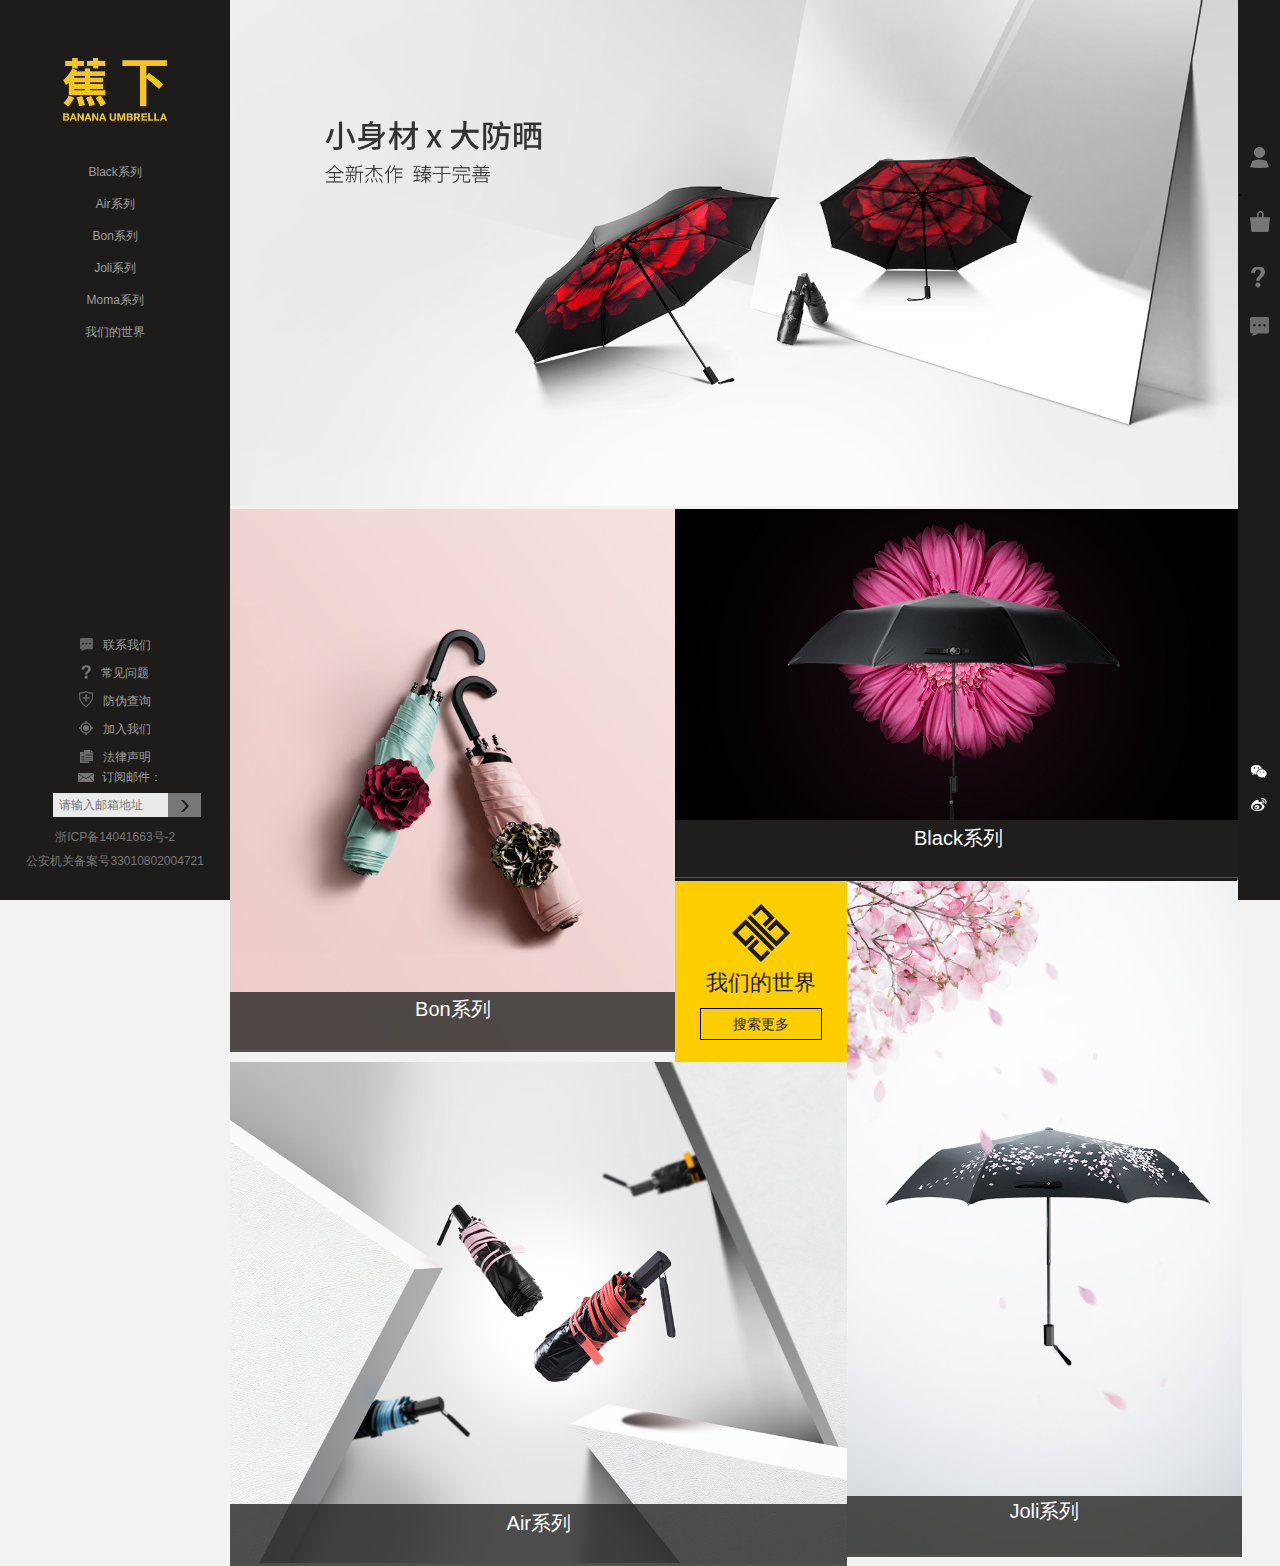
<file: index.html>
<!DOCTYPE html>
<html lang="en">
<head>
    <meta charset="UTF-8">
    <title>蕉下(Banana Umbrella) 小黑伞 Banana小黑伞官网</title>
    <link rel="stylesheet" href="css/index.css"/>
    <script src="js/jquery.min.js"></script>
    <script src="js/index.js"></script>
</head>
<body>
<div class="all-warp">
    <!--leftContent start-->
    <div class="all-left">
        <div class="all-left-content">
            <div class="left-logo">
                <a href="javascript:;">
                    <img src="images/logo.png" alt=""/>
                </a>
            </div>
            <ul class="all-left-list">
                <li><a href="black.html">Black系列</a></li>
                <li><a href="air.html">Air系列</a></li>
                <li><a href="bon.html">Bon系列</a></li>
                <li><a href="joli.html">Joli系列</a></li>
                <li><a href="moma.html">Moma系列</a></li>
                <li><a href="world.html">我们的世界</a></li>
            </ul>
            <div class="all-left-bottom">
                <ul class="all-left-bottom-content">
                    <li>
                        <a href="contact.html">
                            <i class="left-ico1"></i>
                            联系我们
                            <span class="a-hr"></span>
                        </a>
                    </li>
                    <li>
                        <a href="wenti.html">
                            <i class="left-ico2"></i>
                            常见问题
                            <span class="a-hr"></span>
                        </a>
                    </li>
                    <li>
                        <a href="demand.html">
                            <i class="left-ico3"></i>
                            防伪查询
                            <span class="a-hr"></span>
                        </a>
                    </li>
                    <li>
                        <a href="join.html">
                            <i class="left-ico4"></i>
                            加入我们
                            <span class="a-hr"></span>
                        </a>
                    </li>
                    <li>
                        <a href="javascript:;" class="has-list">
                            <i class="left-ico5"></i>
                            法律声明
                        </a>

                        <div class="left-other" style="display:none">
                            <a href="teaching.html">
                                <p>--法律启示</p>
                            </a>
                            <a href="hide.html">
                                <p>--隐私声明</p>
                            </a>
                            <a href="apply.html">
                                <p>--使用条款</p>
                            </a></div>
                    </li>
                </ul>
                <div class="email-main">
                    <p class="email-tip">
                        <span class="email-tip-ico"></span>
                        订阅邮件：
                    </p>

                    <p class="email-address">请输入合法的邮箱地址!</p>

                    <div class="email-address-input">
                        <input type="email" name="email" placeholder="请输入邮箱地址" id="emailAddress">
                        <span id="emailDeliveryButton">
                            <i></i>
                        </span>
                    </div>
                </div>
                <p class="left-bottom-last">浙ICP备14041663号-2<br/><br/>公安机关备案号33010802004721</p>
            </div>
        </div>
    </div>
    <div class="all-left-mark"></div>
    <!--leftContent end-->
    <!--rightContent start-->
    <div class="all-right">
        <div class="all-rightTOP">
            <ul class="right-list">
                <li>
                    <span>
                        <i class="r-ico1"></i>
                        <a href="javascript:;" id="user-enter"> 登录/注册</a>
                    </span>
                </li>
                .
                <li>
                    <span class="right-car">
                        <i class="r-ico2"></i>
                        <a href="javascript:;">我的购物袋</a>

                         <div class="show-commodity">
                             您的购物袋中暂无商品。
                         </div>
                    </span>
                </li>
                <li>
                    <span>
                        <i class="r-ico3"></i>
                        <a href="javascript:;">客户服务</a>
                    </span>
                </li>
                <li>
                    <span>
                        <i class="r-ico4"></i>
                        <a href="javascript:;">在线客服</a>
                    </span>
                </li>
            </ul>
        </div>
        <div class="all-rightBOTTOM">
            <ul class="right-bottom">
                <li class="wx-icon">
                    <img src="images/code_wx.png" alt="" id="code-wx"/>
                </li>
                <li class="wb-icon">
                    <img src="images/code_wb.png" alt=""/>
                </li>
                <li class="to-top" id="totop"></li>
            </ul>
        </div>
    </div>
    <!--rightContent end-->

    <!--user start-->
    <div class="click-bg"></div>
    <div class="click-data">
        <span class="click-close" id="click-close"></span>

        <div class="login">
            <div class="login-left">
                <form action="POST">
                    <p class="user-head">已注册用户</p>

                    <p class="user-head2">请于下方输入您的手机号码和密码，以登录您的账户</p>

                    <div class="user-input-warp">
                        <input id="uesr-tel" type="text" class="input" name="username" maxlength="11"
                               onkeyup="this.value=this.value.replace(/\D/g,'')"
                               onafterpaste="this.value=this.value.replace(/\D/g,'')"/>
                        <span class="user-tel">手机号码*</span>
                    </div>
                    <div class="user-wall"></div>
                    <div class="user-input-warp">
                        <input id="uesr-psd" type="password" class="input" name="password"/>
                        <span class="user-psd">密码*</span>
                    </div>
                    <p>
                        <a href="#" class="forget-psd">忘记密码了?</a>
                    </p>
                    <span class="user-remember">下次记住我的信息</span>
                    <i class="remember"><s class="remember2"></s></i>
                    <span class="user-all-click">点击登录</span>
                </form>
            </div>
            <div class="user-wall2"></div>
            <div class="login-right">
                <p class="user-head">新用户</p>

                <p>现在注册，即可成为Banana Umbrella会员，获得VIP尊享服务。</p>

                <p class="">你可以：</p>

                <p>-接收时事通讯</p>

                <p>-获得新品上市、独家限量设计新闻以及促销讯息</p>

                <p>-实现更快捷的结账流程</p>

                <p>-管理您的订单和退货信息</p>

                <p class=""><span class="user-all-click">注册</span></p>

            </div>
        </div>
    </div>
    <!--register start-->
    <div class="users-register" id="users-register" style="display: none">
        <form method="post">
            <div class="users-register-head">
                <span class="click-close" id="click-close2"></span>

                <p class="users-register-tip">新用户</p>

                <div class="users-register-wamp">
                    <input type="text" class="input" name="mobile" maxlength="11"
                           onkeyup="this.value=this.value.replace(/\D/g,'')"
                           onafterpaste="this.value=this.value.replace(/\D/g,'')"/>
                    <span class="input-bor">输入手机号码*</span>
                </div>
                <div class="users-register-wamp">
                    <input type="text" class="input" name="sms_verifycode">
                    <span class="input-bor">输入手机验证码*</span>
                </div>
                <div class="users-register-wamp">
                    <input type="password" name="regpassword" class="input" maxlength="12">
                    <span class="input-bor">输入6~12字符密码*</span>

                </div>
                <div class="users-register-wamp">
                    <input type="password" name="re_regpassword" class="input" maxlength="12">
                    <span class="input-bor">确认密码*</span>

                </div>
                <div class="users-register-wamp">
                    <input type="text" class="input" name="name">
                    <span class="input-bor">昵称*</span>
                </div>
                <span class="user-all-click">注册</span>
            </div>
        </form>
    </div>
    <!--register end-->
    <!--user end-->
    <!--centerContent start-->
    <div class="center">
        <div class="center-top">
            <a href="#"><img src="images/banner1.jpg" alt=""/></a>

            <div class="center-top-attach">
                <p>全新 Black防晒伞系列</p>
                <i></i>
                <span><a href="#">探索 Black系列</a></span>
            </div>
        </div>
        <div class="main-left">
            <a href="#">
                <img src="images/main-left.jpg" alt=""/>
            </a>

            <div class="main-left-bg"></div>
            <div class="main-left-attach">
                <p>Bon系列</p>
                <i></i>
                <span><a href="#">探索更多</a></span>
            </div>
        </div>
        <div class="main-right">
            <a href="#">
                <img src="images/main-right.jpg" alt=""/>
            </a>

            <div class="main-right-bg"></div>
            <div class="main-right-attach">
                <p>Black系列</p>
                <i></i>
                <span><a href="#">探索更多</a></span>
            </div>
        </div>
        <div class="main-special">
            <s class="bord-big"></s>
            <s class="bord1"></s>
            <s class="bord2"></s>
            <s class="bord3"></s>
            <s class="bord4"></s>
            <i></i>

            <p class="use-world">我们的世界</p>

            <p><a class="souch" href="#">搜索更多</a></p>
        </div>
        <div class="bottom-left">
            <a href="#">
                <img src="images/bottom-left.jpg" alt=""/>
            </a>

            <div class="bottom-left-bg"></div>
            <div class="bottom-left-attach">
                <p>Air系列</p>
                <i></i>
                <span><a href="#">探索更多</a></span>
            </div>
        </div>
        <div class="bottom-right">
            <a href="#">
                <img src="images/bottom-right.jpg" alt=""/>
            </a>

            <div class="bottom-right-bg"></div>
            <div class="bottom-right-attach">
                <p>Joli系列</p>
                <i></i>
                <span><a href="#">探索更多</a></span>
            </div>
        </div>

    </div>
    <!--centerContent end-->
</div>
</body>
</html>
</file>
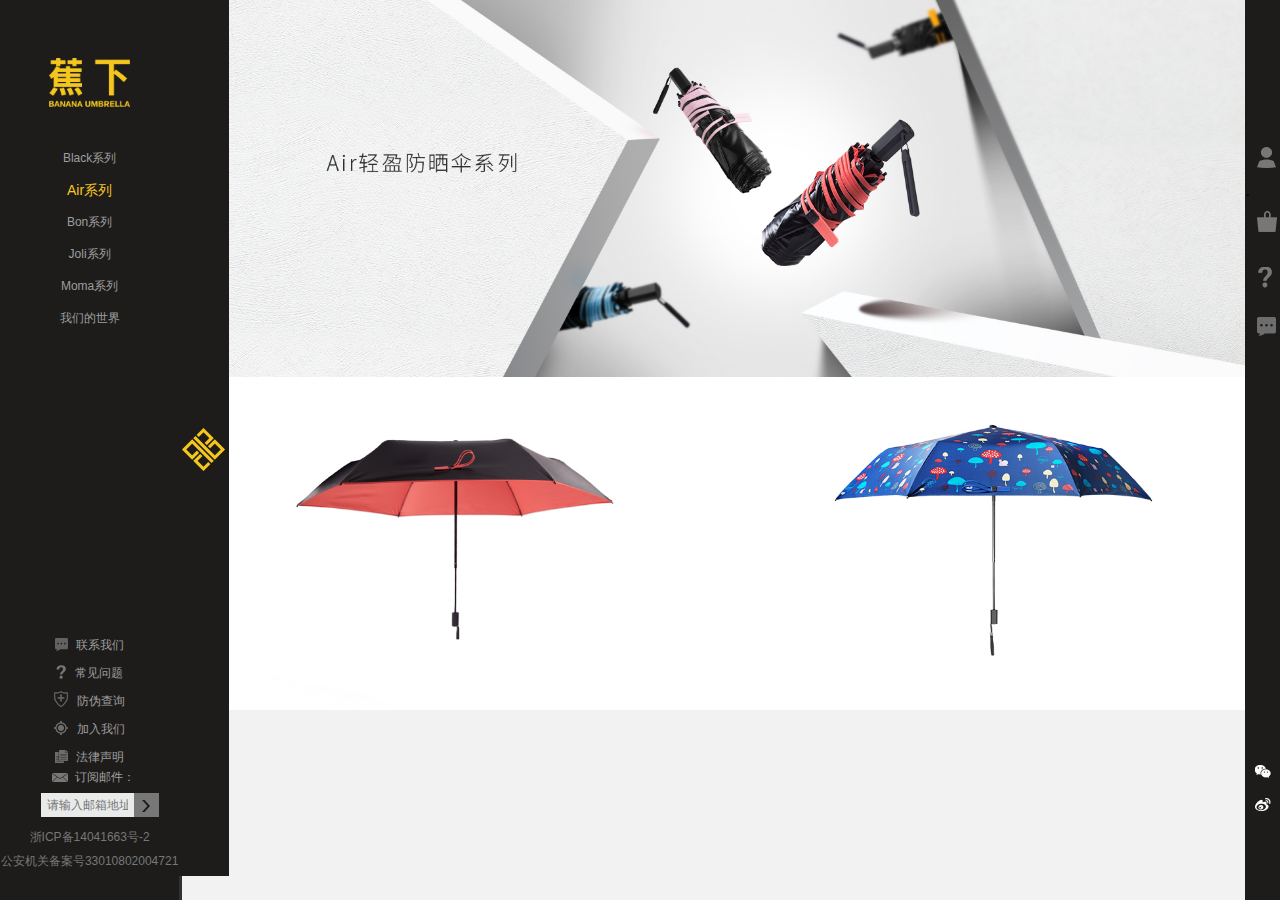
<file: air.html>
<!DOCTYPE html>
<html lang="en">
<head>
    <meta charset="UTF-8">
    <title>探索Air系列 - 产品展示  - 蕉下(Banana Umbrella)官网</title>
    <link rel="stylesheet" href="css/base.css"/>
    <link rel="stylesheet" href="css/black.css"/>
    <script src="js/jquery.min.js"></script>
    <script src="js/index.js"></script>
    <script src="js/base.js"></script>
</head>
<body>
<div class="all-warp">

    <!--leftContent start-->
    <div class="all-left">
        <div class="all-left-content">
            <div class="left-logo">
                <a href="index.html">
                    <img src="images/logo.png" alt=""/>
                </a>
            </div>
            <ul class="all-left-list">
                <li><a href="black.html" >Black系列</a></li>
                <li><a href="javascript:;" style="color:#F4C61E;font-size: 14px">Air系列</a></li>
                <li><a href="bon.html">Bon系列</a></li>
                <li><a href="joli.html">Joli系列</a></li>
                <li><a href="moma.html;">Moma系列</a></li>
                <li><a href="world.html">我们的世界</a></li>
            </ul>
            <div class="all-left-bottom">
                <ul class="all-left-bottom-content">
                    <li>
                        <a href="contact.html">
                            <i class="left-ico1"></i>
                            联系我们
                            <span class="a-hr"></span>
                        </a>
                    </li>
                    <li>
                        <a href="wenti.html">
                            <i class="left-ico2"></i>
                            常见问题
                            <span class="a-hr"></span>
                        </a>
                    </li>
                    <li>
                        <a href="demand.html">
                            <i class="left-ico3"></i>
                            防伪查询
                            <span class="a-hr"></span>
                        </a>
                    </li>
                    <li>
                        <a href="join.html">
                            <i class="left-ico4"></i>
                            加入我们
                            <span class="a-hr"></span>
                        </a>
                    </li>
                    <li>
                        <a href="javascript:;" class="has-list">
                            <i class="left-ico5"></i>
                            法律声明
                        </a>

                        <div class="left-other" style="display:none">
                            <a href="teaching.html">
                                <p>--法律启示</p>
                            </a>
                            <a href="hide.html">
                                <p>--隐私声明</p>
                            </a>
                            <a href="apply.html">
                                <p>--使用条款</p>
                            </a></div>
                    </li>
                </ul>
                <div class="email-main">
                    <p class="email-tip">
                        <span class="email-tip-ico"></span>
                        订阅邮件：
                    </p>

                    <p class="email-address">请输入合法的邮箱地址!</p>

                    <div class="email-address-input">
                        <input type="email" name="email" placeholder="请输入邮箱地址" id="emailAddress">
                        <span id="emailDeliveryButton">
                            <i></i>
                        </span>
                    </div>
                </div>
                <p class="left-bottom-last">浙ICP备14041663号-2<br/><br/>公安机关备案号33010802004721</p>
            </div>
        </div>
        <div class="all-left-mark clearfix">
            <i></i>
        </div>
    </div>
    <div class="new-nav">
        <h2>Air系列</h2>
        <ul>
            <li><a href="javascript:;" >Air纯色系列</a></li>
            <li><a href="javascript:;" >Air蘑菇系列</a></li>
        </ul>

    </div>
    <!--leftContent end-->
    <!--main start-->
    <main class="clearfix">
        <div class="topimg">
            <img src="images/airli_02.jpg" alt=""/>
        </div>
        <div class="main-left">
            <a href="javascript:;">
                <img src="images/air_xilie_02.jpg" alt=""/>
            </a>

            <div class="attach">
                <div class="pro-l">
                    <p class="pro-l1">Air系列纯色碳纤维小黑伞 -- 三折/五折款</p>

                    <p class="pro-l2">¥ 399.00<i>&nbsp;</i></p>

                    <p class="pro-l3">探索更多</p>
                </div>
            </div>
        </div>
        <div class="main-right">
            <a href="javascript:;">
                <img src="images/air_xilie_03.jpg" alt=""/>
            </a>

            <div class="attach">
                <div class="pro-l">
                    <p class="pro-l1">Air系列蘑菇碳纤维小黑伞 -- 三折/五折款</p>

                    <p class="pro-l2">¥ 399.00<i>&nbsp;</i></p>

                    <p class="pro-l3">探索更多</p>
                </div>
            </div>
        </div>
    </main>
    <!--main end-->
    <!--rightContent start-->
    <div class="all-right">
        <div class="all-rightTOP">
            <ul class="right-list">
                <li>
                    <span>
                        <i class="r-ico1"></i>
                        <a href="javascript:;" id="user-enter"> 登录/注册</a>
                    </span>
                </li>
                .
                <li>
                    <span class="right-car">
                        <i class="r-ico2"></i>
                        <a href="javascript:;">我的购物袋</a>

                         <div class="show-commodity">
                             您的购物袋中暂无商品。
                         </div>
                    </span>
                </li>
                <li>
                    <span>
                        <i class="r-ico3"></i>
                        <a href="javascript:;">客户服务</a>
                    </span>
                </li>
                <li>
                    <span>
                        <i class="r-ico4"></i>
                        <a href="javascript:;">在线客服</a>
                    </span>
                </li>
            </ul>
        </div>
        <div class="all-rightBOTTOM">
            <ul class="right-bottom">
                <li class="wx-icon">
                    <img src="images/code_wx.png" alt="" id="code-wx"/>
                </li>
                <li class="wb-icon">
                    <img src="images/code_wb.png" alt=""/>
                </li>
                <li class="to-top" id="totop"></li>
            </ul>
        </div>

    </div>
    <!--rightContent end-->
    <!--user start-->
    <div class="click-bg"></div>
    <div class="click-data">
        <span class="click-close" id="click-close"></span>

        <div class="login">
            <div class="login-left">
                <form action="POST">
                    <p class="user-head">已注册用户</p>

                    <p class="user-head2">请于下方输入您的手机号码和密码，以登录您的账户</p>

                    <div class="user-input-warp">
                        <input id="uesr-tel" type="text" class="input" name="username" maxlength="11"
                               onkeyup="this.value=this.value.replace(/\D/g,'')"
                               onafterpaste="this.value=this.value.replace(/\D/g,'')"/>
                        <span class="user-tel">手机号码*</span>
                    </div>
                    <div class="user-wall"></div>
                    <div class="user-input-warp">
                        <input id="uesr-psd" type="password" class="input" name="password"/>
                        <span class="user-psd">密码*</span>
                    </div>
                    <p>
                        <a href="javascript:;" class="forget-psd">忘记密码了?</a>
                    </p>
                    <span class="user-remember">下次记住我的信息</span>
                    <i class="remember"><s class="remember2"></s></i>
                    <span class="user-all-click">点击登录</span>
                </form>
            </div>
            <div class="user-wall2"></div>
            <div class="login-right">
                <p class="user-head">新用户</p>

                <p>现在注册，即可成为Banana Umbrella会员，获得VIP尊享服务。</p>

                <p class="">你可以：</p>

                <p>-接收时事通讯</p>

                <p>-获得新品上市、独家限量设计新闻以及促销讯息</p>

                <p>-实现更快捷的结账流程</p>

                <p>-管理您的订单和退货信息</p>

                <p class=""><span class="user-all-click">注册</span></p>

            </div>
        </div>
    </div>
    <!--register start-->
    <div class="users-register" id="users-register" style="display: none">
        <form method="post">
            <div class="users-register-head">
                <span class="click-close" id="click-close2"></span>

                <p class="users-register-tip">新用户</p>

                <div class="users-register-wamp">
                    <input type="text" class="input" name="mobile" maxlength="11"
                           onkeyup="this.value=this.value.replace(/\D/g,'')"
                           onafterpaste="this.value=this.value.replace(/\D/g,'')"/>
                    <span class="input-bor">输入手机号码*</span>
                </div>
                <div class="users-register-wamp">
                    <input type="text" class="input" name="sms_verifycode">
                    <span class="input-bor">输入手机验证码*</span>
                </div>
                <div class="users-register-wamp">
                    <input type="password" name="regpassword" class="input" maxlength="12">
                    <span class="input-bor">输入6~12字符密码*</span>

                </div>
                <div class="users-register-wamp">
                    <input type="password" name="re_regpassword" class="input" maxlength="12">
                    <span class="input-bor">确认密码*</span>

                </div>
                <div class="users-register-wamp">
                    <input type="text" class="input" name="name">
                    <span class="input-bor">昵称*</span>
                </div>
                <span class="user-all-click">注册</span>
            </div>
        </form>
    </div>
    <!--register end-->
    <!--user end-->

</div>
</body>
</html>
</file>
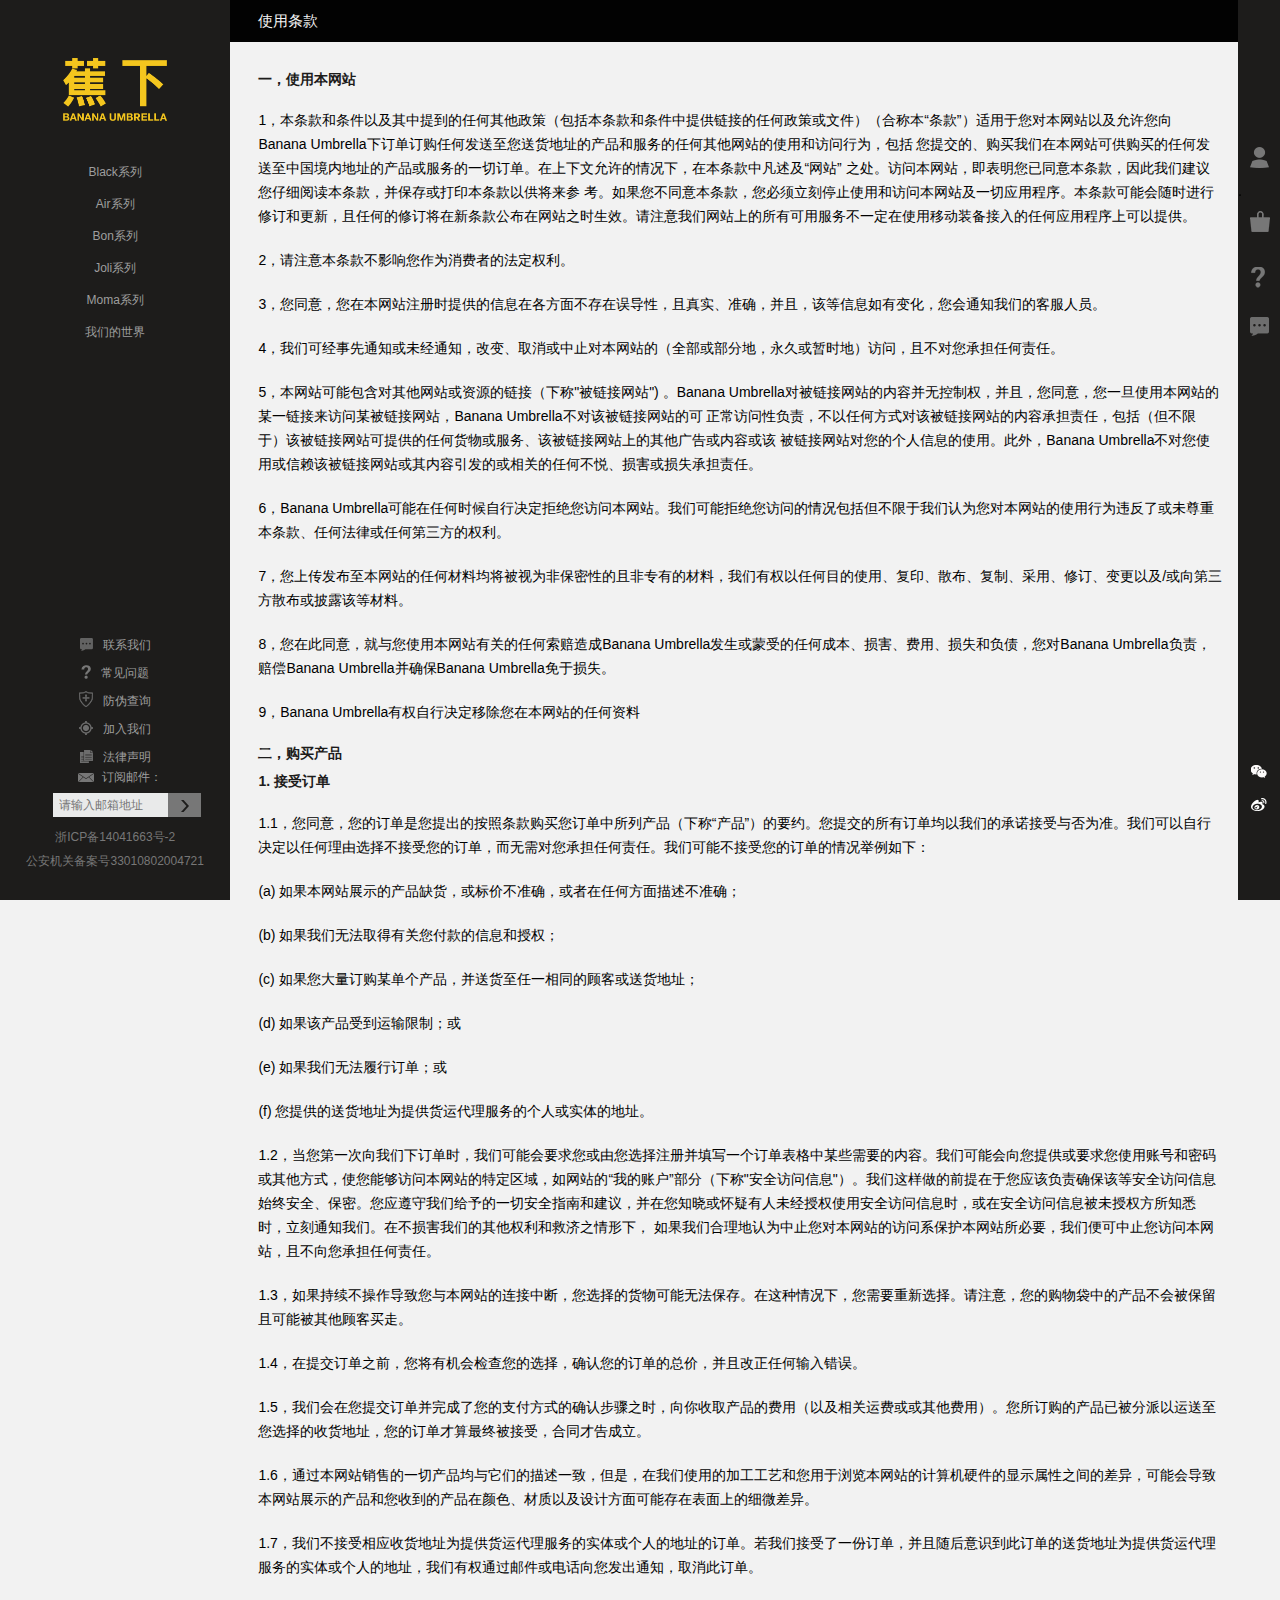
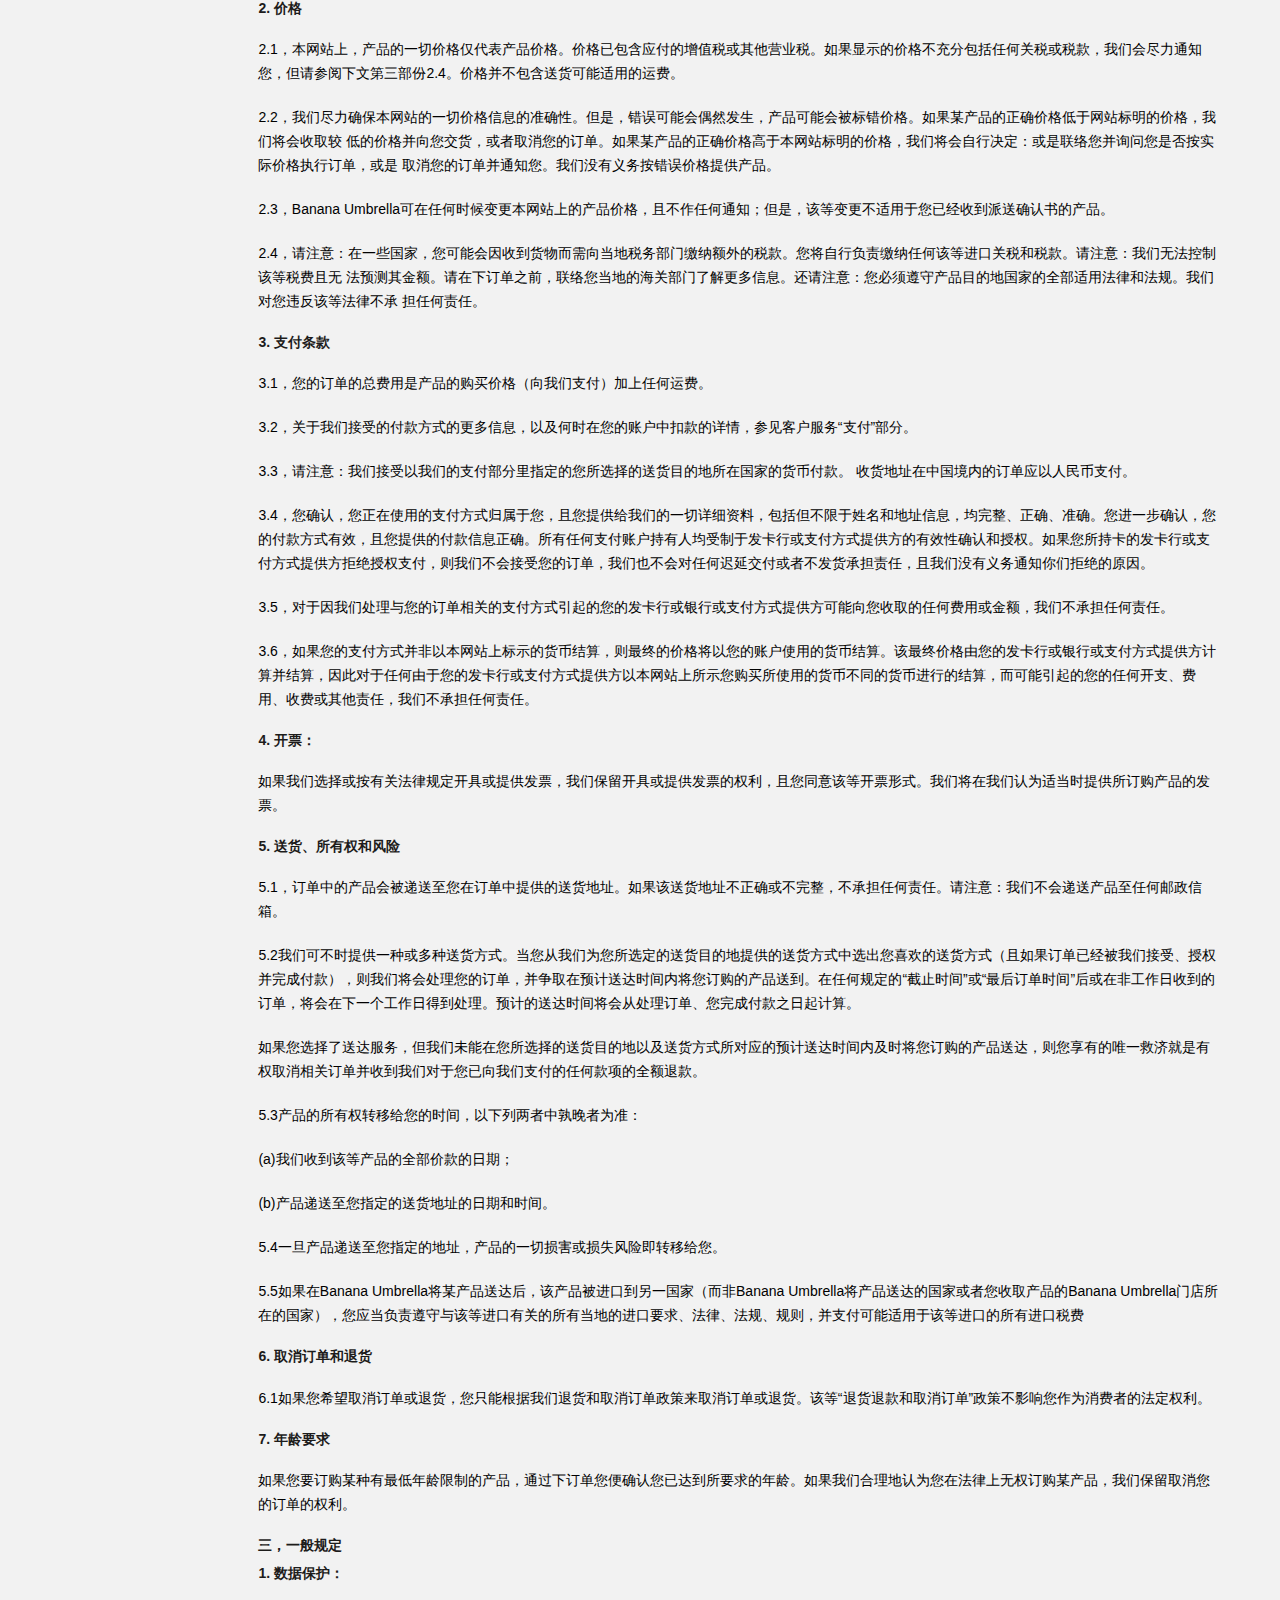
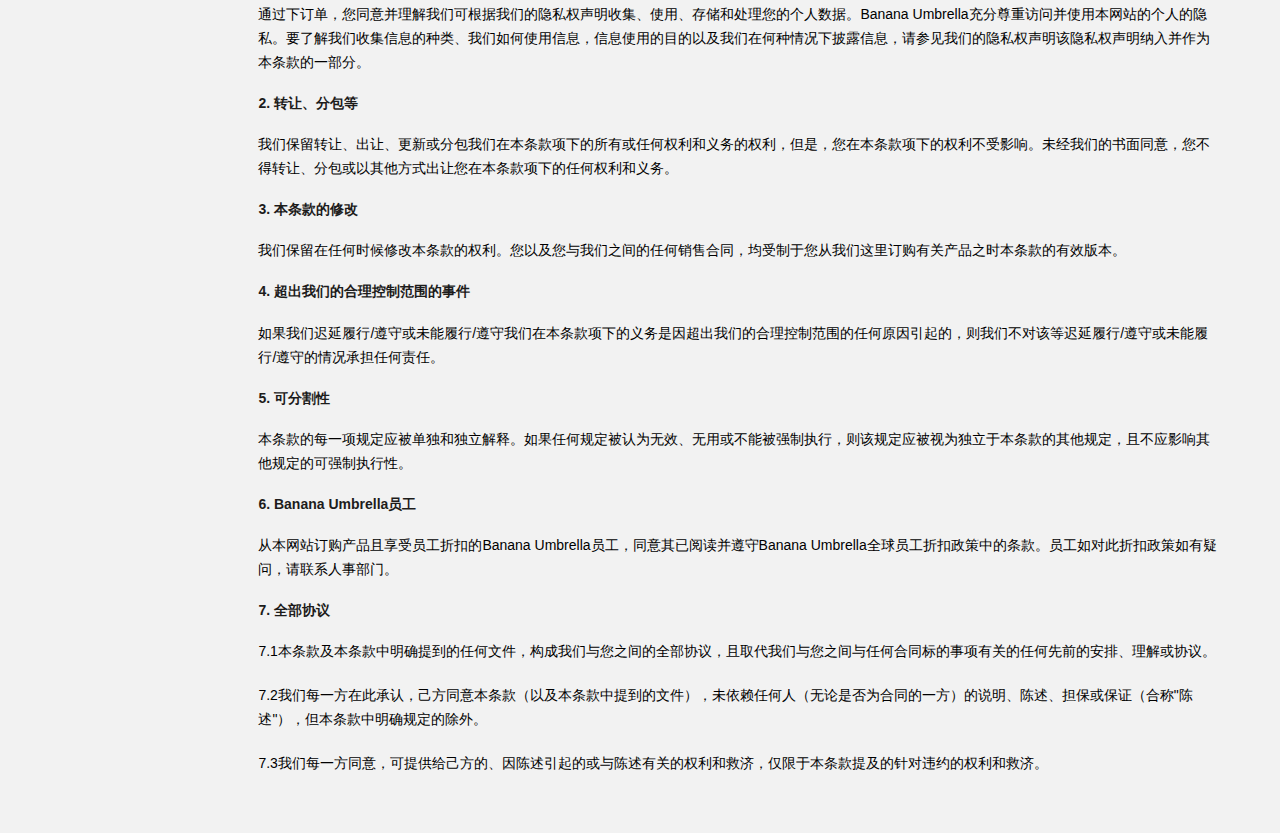
<file: apply.html>
<!DOCTYPE html>
<html lang="en">
<head>
    <meta charset="UTF-8">
    <title>使用条款</title>
    <link rel="stylesheet" href="css/index.css"/>
    <link rel="stylesheet" href="css/law.css"/>
    <script src="js/jquery.min.js"></script>
    <script src="js/index.js"></script>
</head>
<body>
<div class="all-warp">
    <!--leftContent start-->
    <div class="all-left">
        <div class="all-left-content">
            <div class="left-logo">
                <a href="javascript:;">
                    <img src="images/logo.png" alt=""/>
                </a>
            </div>
            <ul class="all-left-list">
                <li><a href="black.html">Black系列</a></li>
                <li><a href="air.html">Air系列</a></li>
                <li><a href="bon.html">Bon系列</a></li>
                <li><a href="joli.html">Joli系列</a></li>
                <li><a href="moma.html">Moma系列</a></li>
                <li><a href="world.html">我们的世界</a></li>
            </ul>
            <div class="all-left-bottom">
                <ul class="all-left-bottom-content">
                    <li>
                        <a href="contact.html">
                            <i class="left-ico1"></i>
                            联系我们
                            <span class="a-hr"></span>
                        </a>
                    </li>
                    <li>
                        <a href="wenti.html">
                            <i class="left-ico2"></i>
                            常见问题
                            <span class="a-hr"></span>
                        </a>
                    </li>
                    <li>
                        <a href="demand.html">
                            <i class="left-ico3"></i>
                            防伪查询
                            <span class="a-hr"></span>
                        </a>
                    </li>
                    <li>
                        <a href="join.html">
                            <i class="left-ico4"></i>
                            加入我们
                            <span class="a-hr"></span>
                        </a>
                    </li>
                    <li>
                        <a href="javascript:;" class="has-list">
                            <i class="left-ico5"></i>
                            法律声明
                        </a>

                        <div class="left-other" style="display:none">
                            <a href="teaching.html">
                                <p>--法律启示</p>
                            </a>
                            <a href="hide.html">
                                <p>--隐私声明</p>
                            </a>
                            <a href="apply.html">
                                <p>--使用条款</p>
                            </a></div>
                    </li>
                </ul>
                <div class="email-main">
                    <p class="email-tip">
                        <span class="email-tip-ico"></span>
                        订阅邮件：
                    </p>

                    <p class="email-address">请输入合法的邮箱地址!</p>

                    <div class="email-address-input">
                        <input type="email" name="email" placeholder="请输入邮箱地址" id="emailAddress">
                        <span id="emailDeliveryButton">
                            <i></i>
                        </span>
                    </div>
                </div>
                <p class="left-bottom-last">浙ICP备14041663号-2<br/><br/>公安机关备案号33010802004721</p>
            </div>
        </div>
    </div>
    <div class="all-left-mark"></div>
    <!--leftContent end-->
    <!--rightContent start-->
    <div class="all-right">
        <div class="all-rightTOP">
            <ul class="right-list">
                <li>
                    <span>
                        <i class="r-ico1"></i>
                        <a href="javascript:;" id="user-enter"> 登录/注册</a>
                    </span>
                </li>
                .
                <li>
                    <span class="right-car">
                        <i class="r-ico2"></i>
                        <a href="javascript:;">我的购物袋</a>

                         <div class="show-commodity">
                             您的购物袋中暂无商品。
                         </div>
                    </span>
                </li>
                <li>
                    <span>
                        <i class="r-ico3"></i>
                        <a href="javascript:;">客户服务</a>
                    </span>
                </li>
                <li>
                    <span>
                        <i class="r-ico4"></i>
                        <a href="javascript:;">在线客服</a>
                    </span>
                </li>
            </ul>
        </div>
        <div class="all-rightBOTTOM">
            <ul class="right-bottom">
                <li class="wx-icon">
                    <img src="images/code_wx.png" alt="" id="code-wx"/>
                </li>
                <li class="wb-icon">
                    <img src="images/code_wb.png" alt=""/>
                </li>
                <li class="to-top" id="totop"></li>
            </ul>
        </div>
    </div>
    <!--rightContent end-->

    <!--user start-->
    <div class="click-bg"></div>
    <div class="click-data">
        <span class="click-close" id="click-close"></span>

        <div class="login">
            <div class="login-left">
                <form action="POST">
                    <p class="user-head">已注册用户</p>

                    <p class="user-head2">请于下方输入您的手机号码和密码，以登录您的账户</p>

                    <div class="user-input-warp">
                        <input id="uesr-tel" type="text" class="input" name="username" maxlength="11"
                               onkeyup="this.value=this.value.replace(/\D/g,'')"
                               onafterpaste="this.value=this.value.replace(/\D/g,'')"/>
                        <span class="user-tel">手机号码*</span>
                    </div>
                    <div class="user-wall"></div>
                    <div class="user-input-warp">
                        <input id="uesr-psd" type="password" class="input" name="password"/>
                        <span class="user-psd">密码*</span>
                    </div>
                    <p>
                        <a href="#" class="forget-psd">忘记密码了?</a>
                    </p>
                    <span class="user-remember">下次记住我的信息</span>
                    <i class="remember"><s class="remember2"></s></i>
                    <span class="user-all-click">点击登录</span>
                </form>
            </div>
            <div class="user-wall2"></div>
            <div class="login-right">
                <p class="user-head">新用户</p>

                <p>现在注册，即可成为Banana Umbrella会员，获得VIP尊享服务。</p>

                <p class="">你可以：</p>

                <p>-接收时事通讯</p>

                <p>-获得新品上市、独家限量设计新闻以及促销讯息</p>

                <p>-实现更快捷的结账流程</p>

                <p>-管理您的订单和退货信息</p>

                <p class=""><span class="user-all-click">注册</span></p>

            </div>
        </div>
    </div>
    <!--register start-->
    <div class="users-register" id="users-register" style="display: none">
        <form method="post">
            <div class="users-register-head">
                <span class="click-close" id="click-close2"></span>

                <p class="users-register-tip">新用户</p>

                <div class="users-register-wamp">
                    <input type="text" class="input" name="mobile" maxlength="11"
                           onkeyup="this.value=this.value.replace(/\D/g,'')"
                           onafterpaste="this.value=this.value.replace(/\D/g,'')"/>
                    <span class="input-bor">输入手机号码*</span>
                </div>
                <div class="users-register-wamp">
                    <input type="text" class="input" name="sms_verifycode">
                    <span class="input-bor">输入手机验证码*</span>
                </div>
                <div class="users-register-wamp">
                    <input type="password" name="regpassword" class="input" maxlength="12">
                    <span class="input-bor">输入6~12字符密码*</span>

                </div>
                <div class="users-register-wamp">
                    <input type="password" name="re_regpassword" class="input" maxlength="12">
                    <span class="input-bor">确认密码*</span>

                </div>
                <div class="users-register-wamp">
                    <input type="text" class="input" name="name">
                    <span class="input-bor">昵称*</span>
                </div>
                <span class="user-all-click">注册</span>
            </div>
        </form>
    </div>
    <!--register end-->
    <!--user end-->
    <!--centerContent start-->
    <div class="center">
        <div class="center-top">
            <div class="top-contact">
                使用条款
            </div>

            <div class="contact-bottom">
                <h2>一，使用本网站</h2>

                <p>1，本条款和条件以及其中提到的任何其他政策（包括本条款和条件中提供链接的任何政策或文件）（合称本“条款”）适用于您对本网站以及允许您向 Banana
                    Umbrella下订单订购任何发送至您送货地址的产品和服务的任何其他网站的使用和访问行为，包括
                    您提交的、购买我们在本网站可供购买的任何发送至中国境内地址的产品或服务的一切订单。在上下文允许的情况下，在本条款中凡述及“网站”
                    之处。访问本网站，即表明您已同意本条款，因此我们建议您仔细阅读本条款，并保存或打印本条款以供将来参
                    考。如果您不同意本条款，您必须立刻停止使用和访问本网站及一切应用程序。本条款可能会随时进行修订和更新，且任何的修订将在新条款公布在网站之时生效。请注意我们网站上的所有可用服务不一定在使用移动装备接入的任何应用程序上可以提供。</p>

                <p>2，请注意本条款不影响您作为消费者的法定权利。</p>

                <p>3，您同意，您在本网站注册时提供的信息在各方面不存在误导性，且真实、准确，并且，该等信息如有变化，您会通知我们的客服人员。</p>

                <p>4，我们可经事先通知或未经通知，改变、取消或中止对本网站的（全部或部分地，永久或暂时地）访问，且不对您承担任何责任。</p>

                <p>5，本网站可能包含对其他网站或资源的链接（下称"被链接网站") 。Banana Umbrella对被链接网站的内容并无控制权，并且，您同意，您一旦使用本网站的某一链接来访问某被链接网站，Banana
                    Umbrella不对该被链接网站的可 正常访问性负责，不以任何方式对该被链接网站的内容承担责任，包括（但不限于）该被链接网站可提供的任何货物或服务、该被链接网站上的其他广告或内容或该
                    被链接网站对您的个人信息的使用。此外，Banana Umbrella不对您使用或信赖该被链接网站或其内容引发的或相关的任何不悦、损害或损失承担责任。</p>

                <p>6，Banana Umbrella可能在任何时候自行决定拒绝您访问本网站。我们可能拒绝您访问的情况包括但不限于我们认为您对本网站的使用行为违反了或未尊重本条款、任何法律或任何第三方的权利。</p>

                <p>7，您上传发布至本网站的任何材料均将被视为非保密性的且非专有的材料，我们有权以任何目的使用、复印、散布、复制、采用、修订、变更以及/或向第三方散布或披露该等材料。</p>

                <p>8，您在此同意，就与您使用本网站有关的任何索赔造成Banana Umbrella发生或蒙受的任何成本、损害、费用、损失和负债，您对Banana Umbrella负责，赔偿Banana
                    Umbrella并确保Banana Umbrella免于损失。</p>

                <p>9，Banana Umbrella有权自行决定移除您在本网站的任何资料</p>

                <h2>二，购买产品</h2>

                <h2>1. 接受订单</h2>

                <p>
                    1.1，您同意，您的订单是您提出的按照条款购买您订单中所列产品（下称“产品”）的要约。您提交的所有订单均以我们的承诺接受与否为准。我们可以自行决定以任何理由选择不接受您的订单，而无需对您承担任何责任。我们可能不接受您的订单的情况举例如下：</p>

                <p>(a) 如果本网站展示的产品缺货，或标价不准确，或者在任何方面描述不准确；</p>

                <p>(b) 如果我们无法取得有关您付款的信息和授权；</p>

                <p>(c) 如果您大量订购某单个产品，并送货至任一相同的顾客或送货地址；</p>

                <p>(d) 如果该产品受到运输限制；或</p>

                <p>(e) 如果我们无法履行订单；或</p>

                <p>(f) 您提供的送货地址为提供货运代理服务的个人或实体的地址。</p>

                <p>
                    1.2，当您第一次向我们下订单时，我们可能会要求您或由您选择注册并填写一个订单表格中某些需要的内容。我们可能会向您提供或要求您使用账号和密码或其他方式，使您能够访问本网站的特定区域，如网站的“我的账户”部分（下称"安全访问信息"）。我们这样做的前提在于您应该负责确保该等安全访问信息始终安全、保密。您应遵守我们给予的一切安全指南和建议，并在您知晓或怀疑有人未经授权使用安全访问信息时，或在安全访问信息被未授权方所知悉时，立刻通知我们。在不损害我们的其他权利和救济之情形下，
                    如果我们合理地认为中止您对本网站的访问系保护本网站所必要，我们便可中止您访问本网站，且不向您承担任何责任。</p>

                <p>1.3，如果持续不操作导致您与本网站的连接中断，您选择的货物可能无法保存。在这种情况下，您需要重新选择。请注意，您的购物袋中的产品不会被保留且可能被其他顾客买走。</p>

                <p>1.4，在提交订单之前，您将有机会检查您的选择，确认您的订单的总价，并且改正任何输入错误。</p>

                <p>
                    1.5，我们会在您提交订单并完成了您的支付方式的确认步骤之时，向你收取产品的费用（以及相关运费或或其他费用）。您所订购的产品已被分派以运送至您选择的收货地址，您的订单才算最终被接受，合同才告成立。</p>

                <p>
                    1.6，通过本网站销售的一切产品均与它们的描述一致，但是，在我们使用的加工工艺和您用于浏览本网站的计算机硬件的显示属性之间的差异，可能会导致本网站展示的产品和您收到的产品在颜色、材质以及设计方面可能存在表面上的细微差异。</p>

                <p>
                    1.7，我们不接受相应收货地址为提供货运代理服务的实体或个人的地址的订单。若我们接受了一份订单，并且随后意识到此订单的送货地址为提供货运代理服务的实体或个人的地址，我们有权通过邮件或电话向您发出通知，取消此订单。</p>

                <h2>2. 价格</h2>

                <p>
                    2.1，本网站上，产品的一切价格仅代表产品价格。价格已包含应付的增值税或其他营业税。如果显示的价格不充分包括任何关税或税款，我们会尽力通知您，但请参阅下文第三部份2.4。价格并不包含送货可能适用的运费。</p>

                <p>2.2，我们尽力确保本网站的一切价格信息的准确性。但是，错误可能会偶然发生，产品可能会被标错价格。如果某产品的正确价格低于网站标明的价格，我们将会收取较
                    低的价格并向您交货，或者取消您的订单。如果某产品的正确价格高于本网站标明的价格，我们将会自行决定：或是联络您并询问您是否按实际价格执行订单，或是
                    取消您的订单并通知您。我们没有义务按错误价格提供产品。</p>

                <p>2.3，Banana Umbrella可在任何时候变更本网站上的产品价格，且不作任何通知；但是，该等变更不适用于您已经收到派送确认书的产品。</p>

                <p>2.4，请注意：在一些国家，您可能会因收到货物而需向当地税务部门缴纳额外的税款。您将自行负责缴纳任何该等进口关税和税款。请注意：我们无法控制该等税费且无
                    法预测其金额。请在下订单之前，联络您当地的海关部门了解更多信息。还请注意：您必须遵守产品目的地国家的全部适用法律和法规。我们对您违反该等法律不承 担任何责任。</p>

                <h2>3. 支付条款</h2>

                <p>3.1，您的订单的总费用是产品的购买价格（向我们支付）加上任何运费。</p>

                <p>3.2，关于我们接受的付款方式的更多信息，以及何时在您的账户中扣款的详情，参见客户服务“支付”部分。</p>

                <p>3.3，请注意：我们接受以我们的支付部分里指定的您所选择的送货目的地所在国家的货币付款。 收货地址在中国境内的订单应以人民币支付。</p>

                <p>
                    3.4，您确认，您正在使用的支付方式归属于您，且您提供给我们的一切详细资料，包括但不限于姓名和地址信息，均完整、正确、准确。您进一步确认，您的付款方式有效，且您提供的付款信息正确。所有任何支付账户持有人均受制于发卡行或支付方式提供方的有效性确认和授权。如果您所持卡的发卡行或支付方式提供方拒绝授权支付，则我们不会接受您的订单，我们也不会对任何迟延交付或者不发货承担责任，且我们没有义务通知你们拒绝的原因。</p>

                <p>3.5，对于因我们处理与您的订单相关的支付方式引起的您的发卡行或银行或支付方式提供方可能向您收取的任何费用或金额，我们不承担任何责任。</p>

                <p>
                    3.6，如果您的支付方式并非以本网站上标示的货币结算，则最终的价格将以您的账户使用的货币结算。该最终价格由您的发卡行或银行或支付方式提供方计算并结算，因此对于任何由于您的发卡行或支付方式提供方以本网站上所示您购买所使用的货币不同的货币进行的结算，而可能引起的您的任何开支、费用、收费或其他责任，我们不承担任何责任。</p>

                <h2>4. 开票：</h2>

                <p>如果我们选择或按有关法律规定开具或提供发票，我们保留开具或提供发票的权利，且您同意该等开票形式。我们将在我们认为适当时提供所订购产品的发票。</p>

                <h2>5. 送货、所有权和风险</h2>

                <p>5.1，订单中的产品会被递送至您在订单中提供的送货地址。如果该送货地址不正确或不完整，不承担任何责任。请注意：我们不会递送产品至任何邮政信箱。</p>

                <p>
                    5.2我们可不时提供一种或多种送货方式。当您从我们为您所选定的送货目的地提供的送货方式中选出您喜欢的送货方式（且如果订单已经被我们接受、授权并完成付款），则我们将会处理您的订单，并争取在预计送达时间内将您订购的产品送到。在任何规定的“截止时间”或“最后订单时间”后或在非工作日收到的订单，将会在下一个工作日得到处理。预计的送达时间将会从处理订单、您完成付款之日起计算。</p>

                <p>
                    如果您选择了送达服务，但我们未能在您所选择的送货目的地以及送货方式所对应的预计送达时间内及时将您订购的产品送达，则您享有的唯一救济就是有权取消相关订单并收到我们对于您已向我们支付的任何款项的全额退款。</p>

                <p>5.3产品的所有权转移给您的时间，以下列两者中孰晚者为准：</p>

                <p>(a)我们收到该等产品的全部价款的日期；</p>

                <p>(b)产品递送至您指定的送货地址的日期和时间。</p>

                <p>5.4一旦产品递送至您指定的地址，产品的一切损害或损失风险即转移给您。</p>

                <p>5.5如果在Banana Umbrella将某产品送达后，该产品被进口到另一国家（而非Banana Umbrella将产品送达的国家或者您收取产品的Banana
                    Umbrella门店所在的国家），您应当负责遵守与该等进口有关的所有当地的进口要求、法律、法规、规则，并支付可能适用于该等进口的所有进口税费</p>

                <h2>6. 取消订单和退货</h2>

                <p>6.1如果您希望取消订单或退货，您只能根据我们退货和取消订单政策来取消订单或退货。该等“退货退款和取消订单”政策不影响您作为消费者的法定权利。</p>

                <h2>7. 年龄要求</h2>

                <p>如果您要订购某种有最低年龄限制的产品，通过下订单您便确认您已达到所要求的年龄。如果我们合理地认为您在法律上无权订购某产品，我们保留取消您的订单的权利。</p>

                <h2>三，一般规定</h2>

                <h2>1. 数据保护：</h2>

                <p>通过下订单，您同意并理解我们可根据我们的隐私权声明收集、使用、存储和处理您的个人数据。Banana Umbrella充分尊重访问并使用本网站的个人的隐
                    私。要了解我们收集信息的种类、我们如何使用信息，信息使用的目的以及我们在何种情况下披露信息，请参见我们的隐私权声明该隐私权声明纳入并作为本条款的一部分。</p>

                <h2>2. 转让、分包等</h2>

                <p>
                    我们保留转让、出让、更新或分包我们在本条款项下的所有或任何权利和义务的权利，但是，您在本条款项下的权利不受影响。未经我们的书面同意，您不得转让、分包或以其他方式出让您在本条款项下的任何权利和义务。</p>

                <h2>3. 本条款的修改</h2>

                <p>我们保留在任何时候修改本条款的权利。您以及您与我们之间的任何销售合同，均受制于您从我们这里订购有关产品之时本条款的有效版本。</p>

                <h2>4. 超出我们的合理控制范围的事件</h2>

                <p>如果我们迟延履行/遵守或未能履行/遵守我们在本条款项下的义务是因超出我们的合理控制范围的任何原因引起的，则我们不对该等迟延履行/遵守或未能履行/遵守的情况承担任何责任。</p>

                <h2>5. 可分割性</h2>

                <p>本条款的每一项规定应被单独和独立解释。如果任何规定被认为无效、无用或不能被强制执行，则该规定应被视为独立于本条款的其他规定，且不应影响其他规定的可强制执行性。</p>

                <h2>6. Banana Umbrella员工</h2>

                <p>从本网站订购产品且享受员工折扣的Banana Umbrella员工，同意其已阅读并遵守Banana Umbrella全球员工折扣政策中的条款。员工如对此折扣政策如有疑问，请联系人事部门。</p>

                <h2>7. 全部协议</h2>

                <p>7.1本条款及本条款中明确提到的任何文件，构成我们与您之间的全部协议，且取代我们与您之间与任何合同标的事项有关的任何先前的安排、理解或协议。</p>

                <p>7.2我们每一方在此承认，己方同意本条款（以及本条款中提到的文件），未依赖任何人（无论是否为合同的一方）的说明、陈述、担保或保证（合称"陈述"），但本条款中明确规定的除外。</p>

                <p>7.3我们每一方同意，可提供给己方的、因陈述引起的或与陈述有关的权利和救济，仅限于本条款提及的针对违约的权利和救济。</p>


            </div>
        </div>
    </div>
    <!--centerContent end-->
</div>
</body>
</html>
</file>
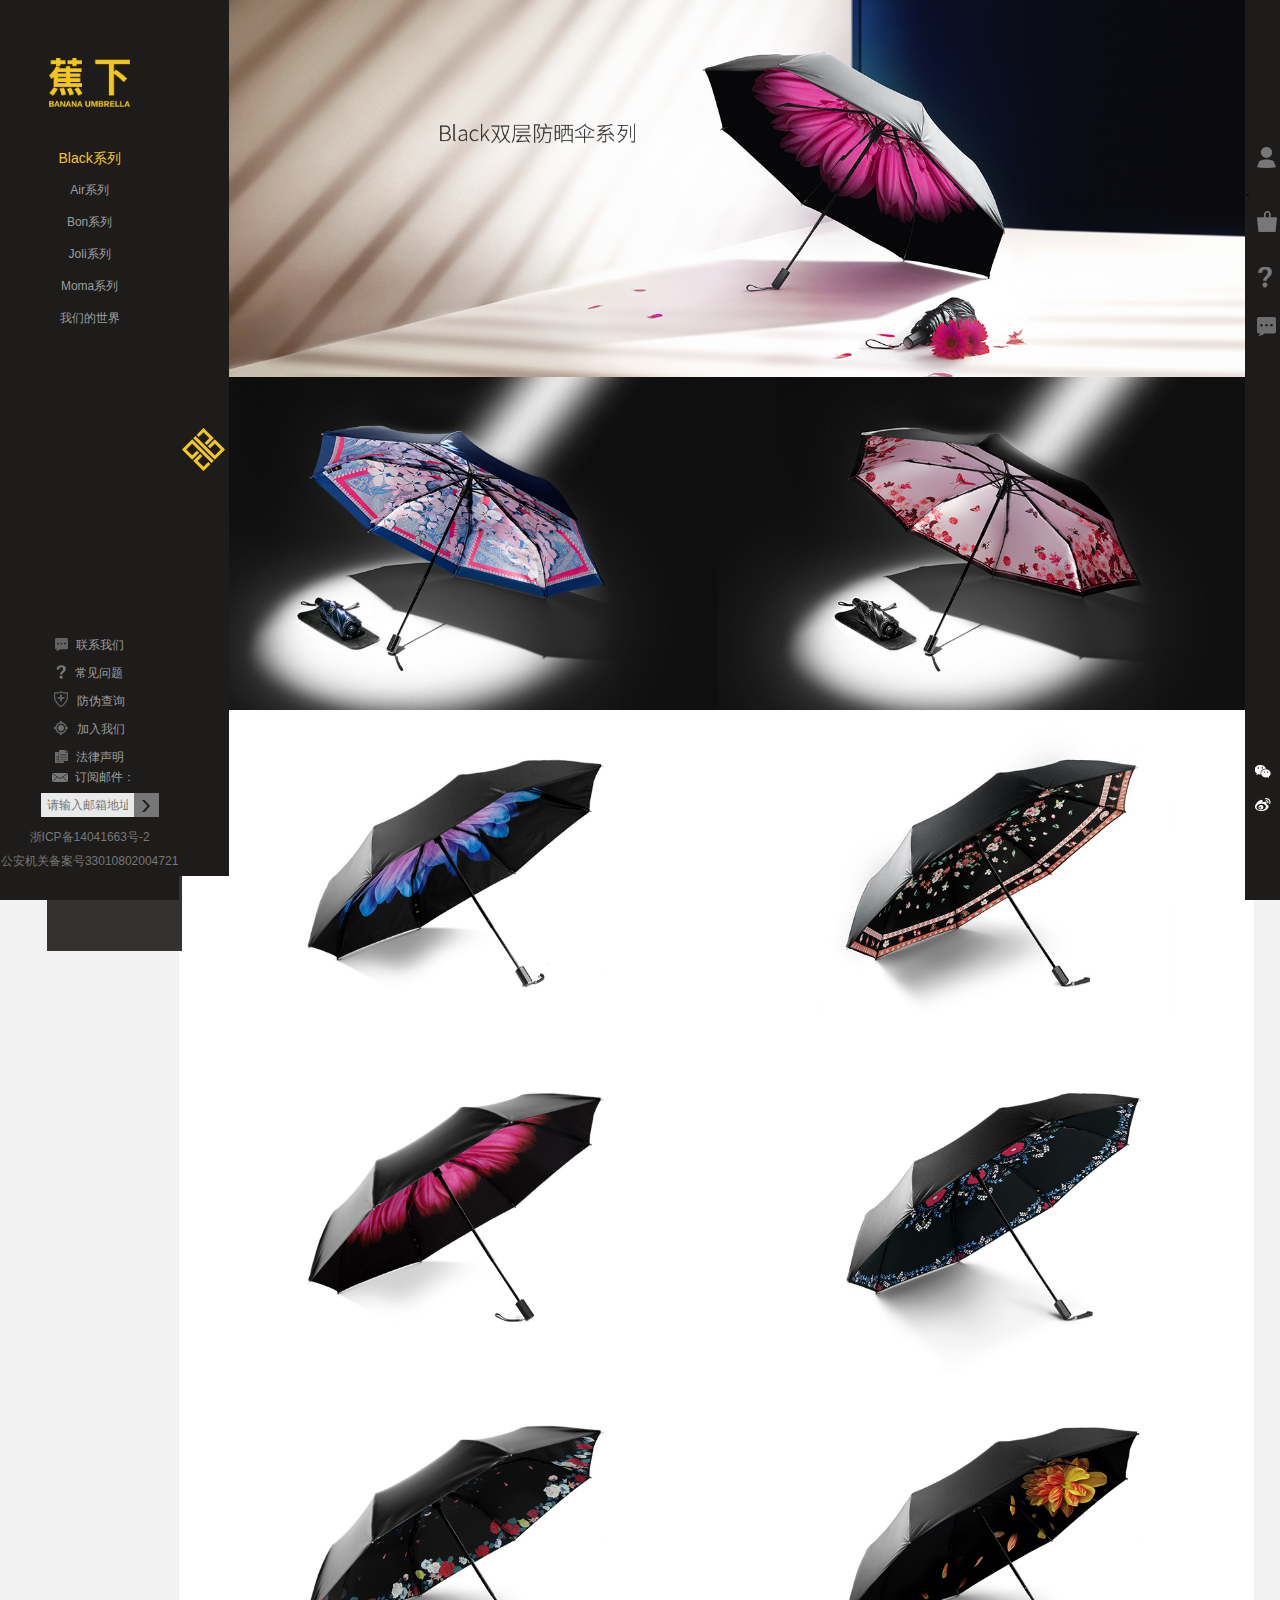
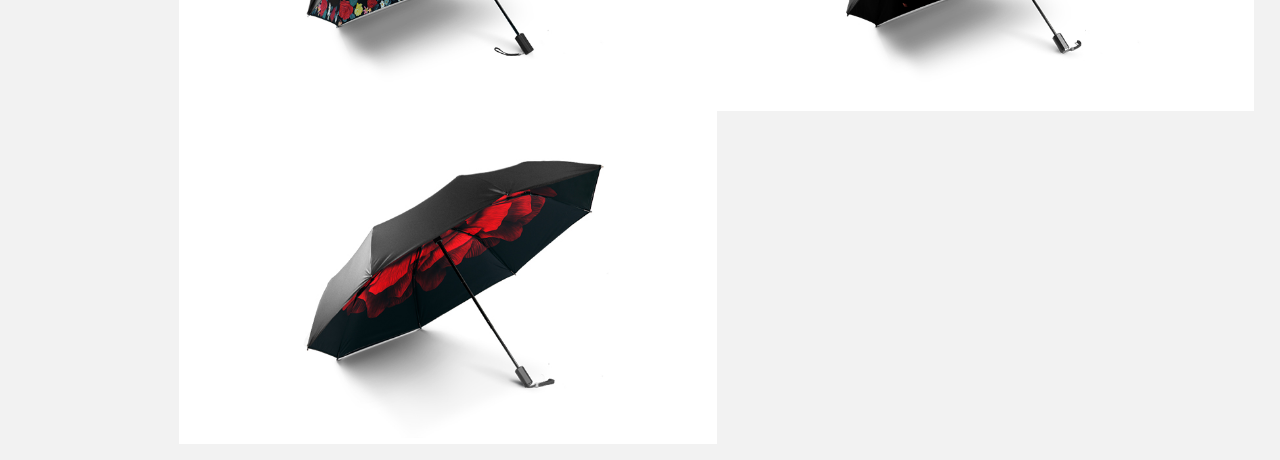
<file: black.html>
<!DOCTYPE html>
<html lang="en">
<head>
    <meta charset="UTF-8">
    <title>探索Black系列 - 产品展示  - 蕉下(Banana Umbrella)官网</title>
    <link rel="stylesheet" href="css/base.css"/>
    <link rel="stylesheet" href="css/black.css"/>
    <script src="js/jquery.min.js"></script>
    <script src="js/index.js"></script>
    <script src="js/base.js"></script>
</head>
<body>
<div class="all-warp">

    <!--leftContent start-->
    <div class="all-left">
        <div class="all-left-content">
            <div class="left-logo">
                <a href="index.html">
                    <img src="images/logo.png" alt=""/>
                </a>
            </div>
            <ul class="all-left-list">
                <li><a href="javascript:;" style="color:#F4C61E;font-size: 14px">Black系列</a></li>
                <li><a href="air.html">Air系列</a></li>
                <li><a href="bon.html">Bon系列</a></li>
                <li><a href="joli.html">Joli系列</a></li>
                <li><a href="moma.html">Moma系列</a></li>
                <li><a href="world.html">我们的世界</a></li>
            </ul>
            <div class="all-left-bottom">
                <ul class="all-left-bottom-content">
                    <li>
                        <a href="contact.html">
                            <i class="left-ico1"></i>
                            联系我们
                            <span class="a-hr"></span>
                        </a>
                    </li>
                    <li>
                        <a href="wenti.html">
                            <i class="left-ico2"></i>
                            常见问题
                            <span class="a-hr"></span>
                        </a>
                    </li>
                    <li>
                        <a href="demand.html">
                            <i class="left-ico3"></i>
                            防伪查询
                            <span class="a-hr"></span>
                        </a>
                    </li>
                    <li>
                        <a href="join.html">
                            <i class="left-ico4"></i>
                            加入我们
                            <span class="a-hr"></span>
                        </a>
                    </li>
                    <li>
                        <a href="javascript:;" class="has-list">
                            <i class="left-ico5"></i>
                            法律声明
                        </a>

                        <div class="left-other" style="display:none">
                            <a href="teaching.html">
                                <p>--法律启示</p>
                            </a>
                            <a href="hide.html">
                                <p>--隐私声明</p>
                            </a>
                            <a href="apply.html">
                                <p>--使用条款</p>
                            </a></div>
                    </li>
                </ul>
                <div class="email-main">
                    <p class="email-tip">
                        <span class="email-tip-ico"></span>
                        订阅邮件：
                    </p>

                    <p class="email-address">请输入合法的邮箱地址!</p>

                    <div class="email-address-input">
                        <input type="email" name="email" placeholder="请输入邮箱地址" id="emailAddress">
                        <span id="emailDeliveryButton">
                            <i></i>
                        </span>
                    </div>
                </div>
                <p class="left-bottom-last">浙ICP备14041663号-2<br/><br/>公安机关备案号33010802004721</p>
            </div>
        </div>
        <div class="all-left-mark clearfix">
            <i></i>
        </div>
    </div>
    <div class="new-nav">
        <h2>Black系列</h2>

        <p>Black-XL系列</p>
        <ul>
            <li><a href="blackm.html">初妝/青釉</a></li>
            <li><a href="blackm.html">出蔷/串卉</a></li>
        </ul>
        <p>Black-M系列</p>
        <ul>
            <li><a href="blackm.html">琉璃/乱花</a></li>
            <li><a href="blackm.html">红绡/夜雪/浅妃</a></li>
            <li><a href="blackm.html">半彤/染紫/依青/慕黑</a></li>
        </ul>
        <p>Black-L系列</p>
        <ul>
            <li><a href="blackm.html">槐黄/月紫</a></li>
        </ul>
        <p>Black-S系列</p>
        <ul>
            <li><a href="blackm.html">苏桃/落柿/梅染</a></li>
            <li><a href="blackm.html">夜莺/花眠/诗馥/泼墨</a></li>
            <li><a href="blackm.html">绮之/素忆</a></li>
        </ul>
    </div>
    <!--leftContent end-->
    <!--main start-->
    <main class="clearfix">
        <div class="topimg">
            <img src="images/topimg2.jpg" alt=""/>
        </div>
        <div class="main-left">
            <a href="javascript:;">
                <img src="images/ldkkt_1.jpg" alt=""/>
            </a>

            <div class="attach">
                <div class="pro-l">
                    <p class="pro-l1">出蔷/串卉双层小黑伞 -- 三折/五折款</p>

                    <p class="pro-l2">¥ 399.00<i>&nbsp;</i></p>

                    <p class="pro-l3">探索更多</p>
                </div>
            </div>
        </div>
        <div class="main-right">
            <a href="javascript:;">
                <img src="images/ldkkt_2.jpg" alt=""/>
            </a>

            <div class="attach">
                <div class="pro-l">
                    <p class="pro-l1">初妝/青釉双层小黑伞 -- 三折/五折款</p>

                    <p class="pro-l2">¥ 399.00<i>&nbsp;</i></p>

                    <p class="pro-l3">探索更多</p>
                </div>
            </div>
        </div>
        <div class="main-left">
            <a href="javascript:;">
                <img src="images/ldkkt_03.jpg" alt=""/>
            </a>

            <div class="attach">
                <div class="pro-l">
                    <p class="pro-l1">槐黄/月紫双层小黑伞 -- 三折/五折款</p>

                    <p class="pro-l2">¥ 399.00<i>&nbsp;</i></p>

                    <p class="pro-l3">探索更多</p>
                </div>
            </div>
        </div>
        <div class="main-right">
            <a href="javascript:;">
                <img src="images/ldkkt_04.jpg" alt=""/>
            </a>

            <div class="attach">
                <div class="pro-l">
                    <p class="pro-l1">红绡/夜雪/浅妃双层小黑伞 -- 三折/五折款</p>

                    <p class="pro-l2">¥ 399.00<i>&nbsp;</i></p>

                    <p class="pro-l3">探索更多</p>
                </div>
            </div>
        </div>
        <div class="main-left">
            <a href="javascript:;">
                <img src="images/ldkkt_05.jpg" alt=""/>
            </a>

            <div class="attach">
                <div class="pro-l">
                    <p class="pro-l1">夜莺/花眠/诗馥/泼墨双层小黑伞 -- 三折/五折款</p>

                    <p class="pro-l2">¥ 299.00<i>&nbsp;</i></p>

                    <p class="pro-l3">探索更多</p>
                </div>
            </div>
        </div>
        <div class="main-right">
            <a href="javascript:;">
                <img src="images/ldkkt_06.jpg" alt=""/>
            </a>

            <div class="attach">
                <div class="pro-l">
                    <p class="pro-l1">琉璃/乱花双层小黑伞 -- 三折/五折款</p>

                    <p class="pro-l2">¥ 249.00<i>&nbsp;</i></p>

                    <p class="pro-l3">探索更多</p>
                </div>
            </div>
        </div>
        <div class="main-left">
            <a href="javascript:;">
                <img src="images/ldkkt_07.jpg" alt=""/>
            </a>

            <div class="attach">
                <div class="pro-l">
                    <p class="pro-l1">半彤/染紫/依青/慕黑双层小黑伞 -- 三折/五折款</p>

                    <p class="pro-l2">¥ 299.00<i>&nbsp;</i></p>

                    <p class="pro-l3">探索更多</p>
                </div>
            </div>
        </div>
        <div class="main-right">
            <a href="javascript:;">
                <img src="images/ldkkt_08.jpg" alt=""/>
            </a>

            <div class="attach">
                <div class="pro-l">
                    <p class="pro-l1">苏桃/落柿/梅染小黑伞 -- 三折/五折款</p>

                    <p class="pro-l2">¥ 399.00<i>&nbsp;</i></p>

                    <p class="pro-l3">探索更多</p>
                </div>
            </div>
        </div>
        <div class="main-right">
            <a href="javascript:;">
                <img src="images/ldkkt_09.jpg" alt=""/>
            </a>

            <div class="attach">
                <div class="pro-l">
                    <p class="pro-l1">绮之/素忆双层小黑伞 -- 三折/五折款</p>

                    <p class="pro-l2">¥ 399.00<i>&nbsp;</i></p>

                    <p class="pro-l3">探索更多</p>
                </div>
            </div>
        </div>
    </main>
    <!--main end-->
    <!--rightContent start-->
    <div class="all-right">
        <div class="all-rightTOP">
            <ul class="right-list">
                <li>
                    <span>
                        <i class="r-ico1"></i>
                        <a href="javascript:;" id="user-enter"> 登录/注册</a>
                    </span>
                </li>
                .
                <li>
                    <span class="right-car">
                        <i class="r-ico2"></i>
                        <a href="javascript:;">我的购物袋</a>

                         <div class="show-commodity">
                             您的购物袋中暂无商品。
                         </div>
                    </span>
                </li>
                <li>
                    <span>
                        <i class="r-ico3"></i>
                        <a href="javascript:;">客户服务</a>
                    </span>
                </li>
                <li>
                    <span>
                        <i class="r-ico4"></i>
                        <a href="javascript:;">在线客服</a>
                    </span>
                </li>
            </ul>
        </div>
        <div class="all-rightBOTTOM">
            <ul class="right-bottom">
                <li class="wx-icon">
                    <img src="images/code_wx.png" alt="" id="code-wx"/>
                </li>
                <li class="wb-icon">
                    <img src="images/code_wb.png" alt=""/>
                </li>
                <li class="to-top" id="totop"></li>
            </ul>
        </div>

    </div>
    <!--rightContent end-->
    <!--user start-->
    <div class="click-bg"></div>
    <div class="click-data">
        <span class="click-close" id="click-close"></span>

        <div class="login">
            <div class="login-left">
                <form action="POST">
                    <p class="user-head">已注册用户</p>

                    <p class="user-head2">请于下方输入您的手机号码和密码，以登录您的账户</p>

                    <div class="user-input-warp">
                        <input id="uesr-tel" type="text" class="input" name="username" maxlength="11"
                               onkeyup="this.value=this.value.replace(/\D/g,'')"
                               onafterpaste="this.value=this.value.replace(/\D/g,'')"/>
                        <span class="user-tel">手机号码*</span>
                    </div>
                    <div class="user-wall"></div>
                    <div class="user-input-warp">
                        <input id="uesr-psd" type="password" class="input" name="password"/>
                        <span class="user-psd">密码*</span>
                    </div>
                    <p>
                        <a href="javascript:;" class="forget-psd">忘记密码了?</a>
                    </p>
                    <span class="user-remember">下次记住我的信息</span>
                    <i class="remember"><s class="remember2"></s></i>
                    <span class="user-all-click">点击登录</span>
                </form>
            </div>
            <div class="user-wall2"></div>
            <div class="login-right">
                <p class="user-head">新用户</p>

                <p>现在注册，即可成为Banana Umbrella会员，获得VIP尊享服务。</p>

                <p class="">你可以：</p>

                <p>-接收时事通讯</p>

                <p>-获得新品上市、独家限量设计新闻以及促销讯息</p>

                <p>-实现更快捷的结账流程</p>

                <p>-管理您的订单和退货信息</p>

                <p class=""><span class="user-all-click">注册</span></p>

            </div>
        </div>
    </div>
    <!--register start-->
    <div class="users-register" id="users-register" style="display: none">
        <form method="post">
            <div class="users-register-head">
                <span class="click-close" id="click-close2"></span>

                <p class="users-register-tip">新用户</p>

                <div class="users-register-wamp">
                    <input type="text" class="input" name="mobile" maxlength="11"
                           onkeyup="this.value=this.value.replace(/\D/g,'')"
                           onafterpaste="this.value=this.value.replace(/\D/g,'')"/>
                    <span class="input-bor">输入手机号码*</span>
                </div>
                <div class="users-register-wamp">
                    <input type="text" class="input" name="sms_verifycode">
                    <span class="input-bor">输入手机验证码*</span>
                </div>
                <div class="users-register-wamp">
                    <input type="password" name="regpassword" class="input" maxlength="12">
                    <span class="input-bor">输入6~12字符密码*</span>

                </div>
                <div class="users-register-wamp">
                    <input type="password" name="re_regpassword" class="input" maxlength="12">
                    <span class="input-bor">确认密码*</span>

                </div>
                <div class="users-register-wamp">
                    <input type="text" class="input" name="name">
                    <span class="input-bor">昵称*</span>
                </div>
                <span class="user-all-click">注册</span>
            </div>
        </form>
    </div>
    <!--register end-->
    <!--user end-->

</div>
</body>
</html>
</file>
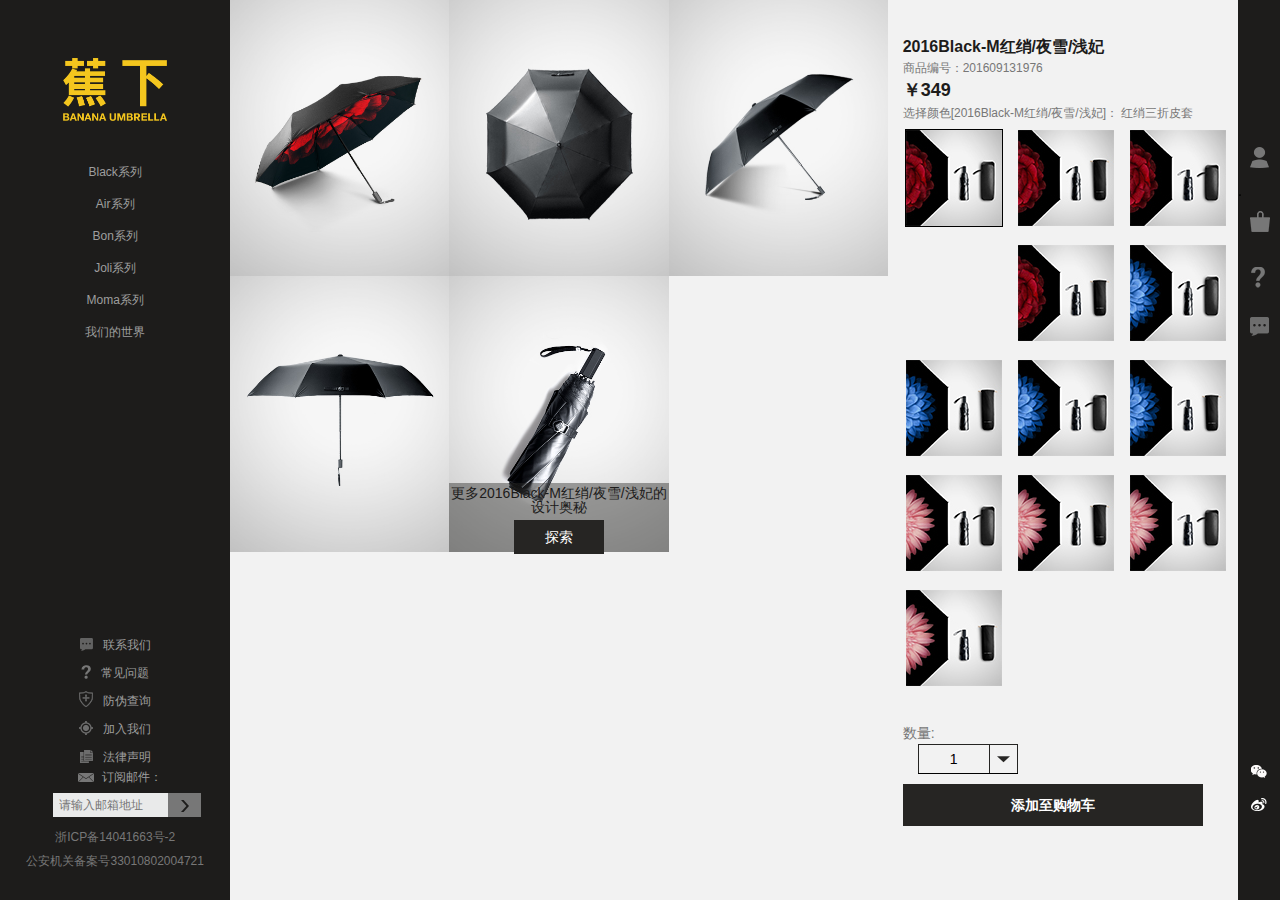
<file: blackm.html>
<!DOCTYPE html>
<html lang="en">
<head>
    <meta charset="UTF-8">
    <title>2016Black-M红绡/夜雪/浅妃 - 产品购买 - 蕉下(Banana Umbrella)官网</title>
    <link rel="stylesheet" href="css/index.css"/>
    <link rel="stylesheet" href="css/blackm.css"/>
    <script src="js/jquery.min.js"></script>
    <script src="js/index.js"></script>
</head>
<body>
<div class="all-warp">
    <!--leftContent start-->
    <div class="all-left">
        <div class="all-left-content">
            <div class="left-logo">
                <a href="javascript:;">
                    <img src="images/logo.png" alt=""/>
                </a>
            </div>
            <ul class="all-left-list">
                <li><a href="black.html">Black系列</a></li>
                <li><a href="air.html">Air系列</a></li>
                <li><a href="bon.html">Bon系列</a></li>
                <li><a href="joli.html">Joli系列</a></li>
                <li><a href="moma.html">Moma系列</a></li>
                <li><a href="world.html">我们的世界</a></li>
            </ul>
            <div class="all-left-bottom">
                <ul class="all-left-bottom-content">
                    <li>
                        <a href="contact.html">
                            <i class="left-ico1"></i>
                            联系我们
                            <span class="a-hr"></span>
                        </a>
                    </li>
                    <li>
                        <a href="wenti.html">
                            <i class="left-ico2"></i>
                            常见问题
                            <span class="a-hr"></span>
                        </a>
                    </li>
                    <li>
                        <a href="demand.html">
                            <i class="left-ico3"></i>
                            防伪查询
                            <span class="a-hr"></span>
                        </a>
                    </li>
                    <li>
                        <a href="join.html">
                            <i class="left-ico4"></i>
                            加入我们
                            <span class="a-hr"></span>
                        </a>
                    </li>
                    <li>
                        <a href="javascript:;" class="has-list">
                            <i class="left-ico5"></i>
                            法律声明
                        </a>

                        <div class="left-other" style="display:none">
                            <a href="teaching.html">
                                <p>--法律启示</p>
                            </a>
                            <a href="hide.html">
                                <p>--隐私声明</p>
                            </a>
                            <a href="apply.html">
                                <p>--使用条款</p>
                            </a></div>
                    </li>
                </ul>
                <div class="email-main">
                    <p class="email-tip">
                        <span class="email-tip-ico"></span>
                        订阅邮件：
                    </p>

                    <p class="email-address">请输入合法的邮箱地址!</p>

                    <div class="email-address-input">
                        <input type="email" name="email" placeholder="请输入邮箱地址" id="emailAddress">
                        <span id="emailDeliveryButton">
                            <i></i>
                        </span>
                    </div>
                </div>
                <p class="left-bottom-last">浙ICP备14041663号-2<br/><br/>公安机关备案号33010802004721</p>
            </div>
        </div>
    </div>
    <div class="all-left-mark"></div>
    <!--leftContent end-->
    <!--rightContent start-->
    <div class="all-right">
        <div class="all-rightTOP">
            <ul class="right-list">
                <li>
                    <span>
                        <i class="r-ico1"></i>
                        <a href="javascript:;" id="user-enter"> 登录/注册</a>
                    </span>
                </li>
                .
                <li>
                    <span class="right-car">
                        <i class="r-ico2"></i>
                        <a href="javascript:;">我的购物袋</a>

                         <div class="show-commodity">
                             您的购物袋中暂无商品。
                         </div>
                    </span>
                </li>
                <li>
                    <span>
                        <i class="r-ico3"></i>
                        <a href="javascript:;">客户服务</a>
                    </span>
                </li>
                <li>
                    <span>
                        <i class="r-ico4"></i>
                        <a href="javascript:;">在线客服</a>
                    </span>
                </li>
            </ul>
        </div>
        <div class="all-rightBOTTOM">
            <ul class="right-bottom">
                <li class="wx-icon">
                    <img src="images/code_wx.png" alt="" id="code-wx"/>
                </li>
                <li class="wb-icon">
                    <img src="images/code_wb.png" alt=""/>
                </li>
                <li class="to-top" id="totop"></li>
            </ul>
        </div>
    </div>
    <!--rightContent end-->

    <!--user start-->
    <div class="click-bg"></div>
    <div class="click-data">
        <span class="click-close" id="click-close"></span>

        <div class="login">
            <div class="login-left">
                <form action="POST">
                    <p class="user-head">已注册用户</p>

                    <p class="user-head2">请于下方输入您的手机号码和密码，以登录您的账户</p>

                    <div class="user-input-warp">
                        <input id="uesr-tel" type="text" class="input" name="username" maxlength="11"
                               onkeyup="this.value=this.value.replace(/\D/g,'')"
                               onafterpaste="this.value=this.value.replace(/\D/g,'')"/>
                        <span class="user-tel">手机号码*</span>
                    </div>
                    <div class="user-wall"></div>
                    <div class="user-input-warp">
                        <input id="uesr-psd" type="password" class="input" name="password"/>
                        <span class="user-psd">密码*</span>
                    </div>
                    <p>
                        <a href="#" class="forget-psd">忘记密码了?</a>
                    </p>
                    <span class="user-remember">下次记住我的信息</span>
                    <i class="remember"><s class="remember2"></s></i>
                    <span class="user-all-click">点击登录</span>
                </form>
            </div>
            <div class="user-wall2"></div>
            <div class="login-right">
                <p class="user-head">新用户</p>

                <p>现在注册，即可成为Banana Umbrella会员，获得VIP尊享服务。</p>

                <p class="">你可以：</p>

                <p>-接收时事通讯</p>

                <p>-获得新品上市、独家限量设计新闻以及促销讯息</p>

                <p>-实现更快捷的结账流程</p>

                <p>-管理您的订单和退货信息</p>

                <p class=""><span class="user-all-click">注册</span></p>

            </div>
        </div>
    </div>
    <!--register start-->
    <div class="users-register" id="users-register" style="display: none">
        <form method="post">
            <div class="users-register-head">
                <span class="click-close" id="click-close2"></span>

                <p class="users-register-tip">新用户</p>

                <div class="users-register-wamp">
                    <input type="text" class="input" name="mobile" maxlength="11"
                           onkeyup="this.value=this.value.replace(/\D/g,'')"
                           onafterpaste="this.value=this.value.replace(/\D/g,'')"/>
                    <span class="input-bor">输入手机号码*</span>
                </div>
                <div class="users-register-wamp">
                    <input type="text" class="input" name="sms_verifycode">
                    <span class="input-bor">输入手机验证码*</span>
                </div>
                <div class="users-register-wamp">
                    <input type="password" name="regpassword" class="input" maxlength="12">
                    <span class="input-bor">输入6~12字符密码*</span>

                </div>
                <div class="users-register-wamp">
                    <input type="password" name="re_regpassword" class="input" maxlength="12">
                    <span class="input-bor">确认密码*</span>

                </div>
                <div class="users-register-wamp">
                    <input type="text" class="input" name="name">
                    <span class="input-bor">昵称*</span>
                </div>
                <span class="user-all-click">注册</span>
            </div>
        </form>
    </div>
    <!--register end-->
    <!--user end-->
    <!--centerContent start-->
    <div class="blackm-main">
        <div class="black-left">
            <ul class="black-pics">
                <li><img src="images/182.jpg" alt=""/></li>
                <li><img src="images/174_01.jpg" alt=""/></li>
                <li><img src="images/174_02.jpg" alt=""/></li>
                <li><img src="images/174_03.jpg" alt=""/></li>
                <li><img src="images/176_04.jpg" alt=""/>

                    <div class="show_dic_img">
                        <div class="show_postion">
                            <p>更多2016Black-M红绡/夜雪/浅妃的设计奥秘</p>
                            <span id="show_po_click">探索</span></div>
                    </div>
                </li>
            </ul>
        </div>
        <div class="black-right">
            <p>2016Black-M红绡/夜雪/浅妃</p>
            <span>商品编号：201609131976</span>

            <p style="font-size: 18px;">￥349</p>
            <span>选择颜色[2016Black-M红绡/夜雪/浅妃]： 红绡三折皮套</span>
            <ul class="clearfix black-right-imgs">
                <li><img src="images/140.jpg" alt=""/></li>
                <li><img src="images/141.jpg" alt=""/></li>
                <li><img src="images/142.jpg" alt=""/></li>
                <li><img src="images/143.jpg" alt=""/></li>
                <li><img src="images/144.jpg" alt=""/></li>
                <li><img src="images/145.jpg" alt=""/></li>
                <li><img src="images/146.jpg" alt=""/></li>
                <li><img src="images/147.jpg" alt=""/></li>
                <li><img src="images/148.jpg" alt=""/></li>
                <li><img src="images/149.jpg" alt=""/></li>
                <li><img src="images/150.jpg" alt=""/></li>
                <li><img src="images/151.jpg" alt=""/></li>
            </ul>

            <div class="blackm-right-main">
                <span>数量:</span>
            </div>
            <div class="buy-number clearfix">
                <input type="text" value="1" style="float:left;" class="b-m-inp" />
                <span id="mum-btn"><i></i></span>
                <ul class="num-list" id="num-list">
                    <li>1</li>
                    <li>2</li>
                    <li>3</li>
                    <li>4</li>
                    <li>5</li>
                    <li>6</li>
                    <li>7</li>
                </ul>
                <p class="add-cat">添加至购物车</p>
            </div>
        </div>

    </div>
    <!--centerContent end-->
</div>
</body>
</html>
</file>
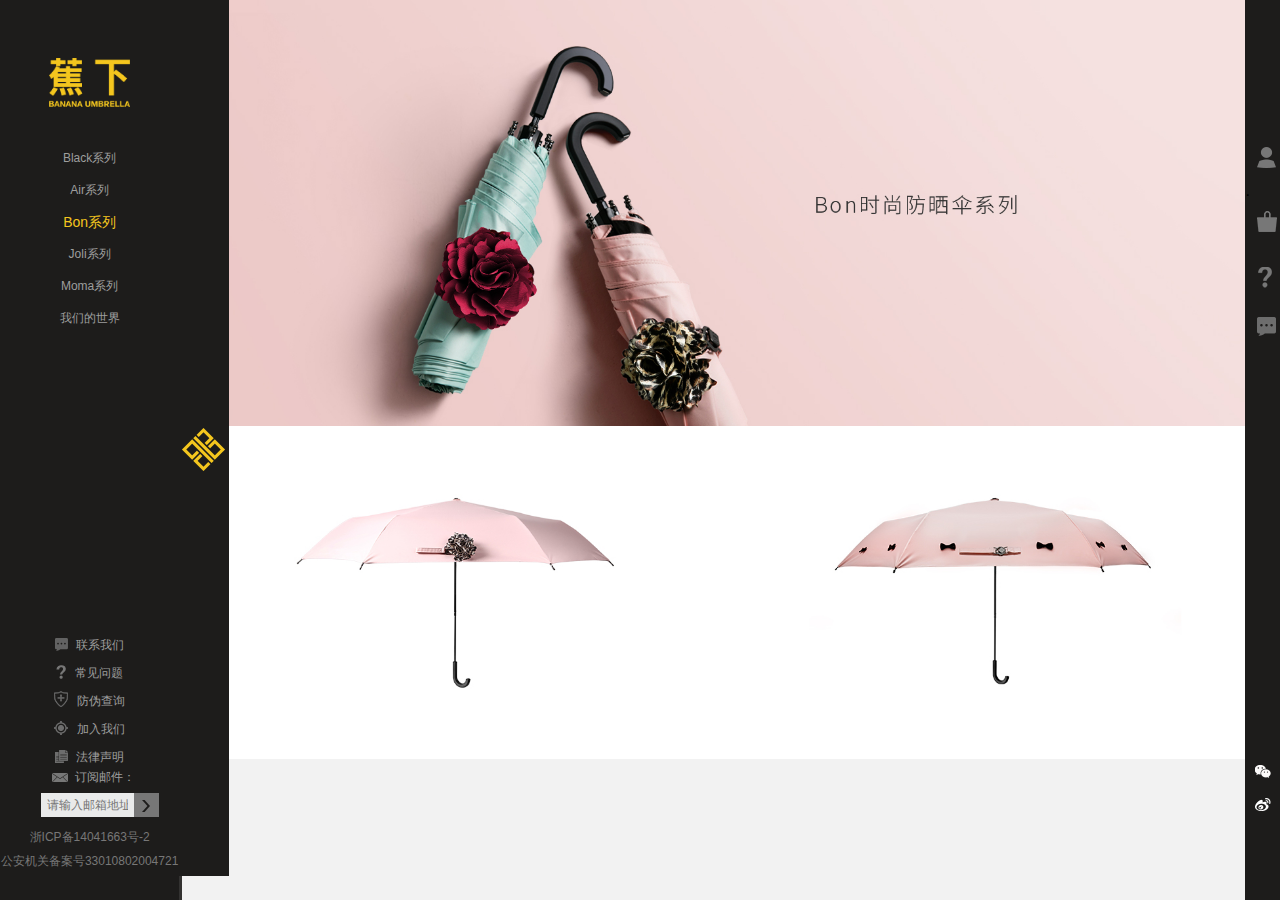
<file: bon.html>
<!DOCTYPE html>
<html lang="en">
<head>
    <meta charset="UTF-8">
    <title>探索Bon系列 - 产品展示 - 蕉下(Banana Umbrella)官网</title>
    <link rel="stylesheet" href="css/base.css"/>
    <link rel="stylesheet" href="css/black.css"/>
    <script src="js/jquery.min.js"></script>
    <script src="js/index.js"></script>
    <script src="js/base.js"></script>
</head>
<body>
<div class="all-warp">

    <!--leftContent start-->
    <div class="all-left">
        <div class="all-left-content">
            <div class="left-logo">
                <a href="index.html">
                    <img src="images/logo.png" alt=""/>
                </a>
            </div>
            <ul class="all-left-list">
                <li><a href="black.html">Black系列</a></li>
                <li><a href="air.html">Air系列</a></li>
                <li><a href="javascript:;" style="color:#F4C61E;font-size: 14px">Bon系列</a></li>
                <li><a href="joli.html">Joli系列</a></li>
                <li><a href="moma.html;">Moma系列</a></li>
                <li><a href="world.html">我们的世界</a></li>
            </ul>
            <div class="all-left-bottom">
                <ul class="all-left-bottom-content">
                    <li>
                        <a href="contact.html">
                            <i class="left-ico1"></i>
                            联系我们
                            <span class="a-hr"></span>
                        </a>
                    </li>
                    <li>
                        <a href="wenti.html">
                            <i class="left-ico2"></i>
                            常见问题
                            <span class="a-hr"></span>
                        </a>
                    </li>
                    <li>
                        <a href="demand.html">
                            <i class="left-ico3"></i>
                            防伪查询
                            <span class="a-hr"></span>
                        </a>
                    </li>
                    <li>
                        <a href="join.html">
                            <i class="left-ico4"></i>
                            加入我们
                            <span class="a-hr"></span>
                        </a>
                    </li>
                    <li>
                        <a href="javascript:;" class="has-list">
                            <i class="left-ico5"></i>
                            法律声明
                        </a>

                        <div class="left-other" style="display:none">
                            <a href="teaching.html">
                                <p>--法律启示</p>
                            </a>
                            <a href="hide.html">
                                <p>--隐私声明</p>
                            </a>
                            <a href="apply.html">
                                <p>--使用条款</p>
                            </a></div>
                    </li>
                </ul>
                <div class="email-main">
                    <p class="email-tip">
                        <span class="email-tip-ico"></span>
                        订阅邮件：
                    </p>

                    <p class="email-address">请输入合法的邮箱地址!</p>

                    <div class="email-address-input">
                        <input type="email" name="email" placeholder="请输入邮箱地址" id="emailAddress">
                        <span id="emailDeliveryButton">
                            <i></i>
                        </span>
                    </div>
                </div>
                <p class="left-bottom-last">浙ICP备14041663号-2<br/><br/>公安机关备案号33010802004721</p>
            </div>
        </div>
        <div class="all-left-mark clearfix">
            <i></i>
        </div>
    </div>
    <div class="new-nav">
        <h2>Bon系列</h2>
        <ul>
            <li><a href="javascript:;">Bon花球系列</a></li>
            <li><a href="javascript:;">Bon蝴蝶结系列</a></li>
        </ul>

    </div>
    <!--leftContent end-->
    <!--main start-->
    <main class="clearfix">
        <div class="topimg">
            <img src="images/yhjk_02.jpg" alt=""/>
        </div>
        <div class="main-left">
            <a href="javascript:;">
                <img src="images/bon_01.jpg" alt=""/>
            </a>

            <div class="attach">
                <div class="pro-l">
                    <p class="pro-l1">Bon系列花球碳纤维防晒伞 -- 三折款</p>

                    <p class="pro-l2">¥ 399.00<i>&nbsp;</i></p>

                    <p class="pro-l3">探索更多</p>
                </div>
            </div>
        </div>
        <div class="main-right">
            <a href="javascript:;">
                <img src="images/bon-2.jpg" alt=""/>
            </a>

            <div class="attach">
                <div class="pro-l">
                    <p class="pro-l1">Bon系列蝴蝶结碳纤维防晒伞 -- 三折款</p>

                    <p class="pro-l2">¥ 299.00<i>&nbsp;</i></p>

                    <p class="pro-l3">探索更多</p>
                </div>
            </div>
        </div>
    </main>
    <!--main end-->
    <!--rightContent start-->
    <div class="all-right">
        <div class="all-rightTOP">
            <ul class="right-list">
                <li>
                    <span>
                        <i class="r-ico1"></i>
                        <a href="javascript:;" id="user-enter"> 登录/注册</a>
                    </span>
                </li>
                .
                <li>
                    <span class="right-car">
                        <i class="r-ico2"></i>
                        <a href="javascript:;">我的购物袋</a>

                         <div class="show-commodity">
                             您的购物袋中暂无商品。
                         </div>
                    </span>
                </li>
                <li>
                    <span>
                        <i class="r-ico3"></i>
                        <a href="javascript:;">客户服务</a>
                    </span>
                </li>
                <li>
                    <span>
                        <i class="r-ico4"></i>
                        <a href="javascript:;">在线客服</a>
                    </span>
                </li>
            </ul>
        </div>
        <div class="all-rightBOTTOM">
            <ul class="right-bottom">
                <li class="wx-icon">
                    <img src="images/code_wx.png" alt="" id="code-wx"/>
                </li>
                <li class="wb-icon">
                    <img src="images/code_wb.png" alt=""/>
                </li>
                <li class="to-top" id="totop"></li>
            </ul>
        </div>

    </div>
    <!--rightContent end-->
    <!--user start-->
    <div class="click-bg"></div>
    <div class="click-data">
        <span class="click-close" id="click-close"></span>

        <div class="login">
            <div class="login-left">
                <form action="POST">
                    <p class="user-head">已注册用户</p>

                    <p class="user-head2">请于下方输入您的手机号码和密码，以登录您的账户</p>

                    <div class="user-input-warp">
                        <input id="uesr-tel" type="text" class="input" name="username" maxlength="11"
                               onkeyup="this.value=this.value.replace(/\D/g,'')"
                               onafterpaste="this.value=this.value.replace(/\D/g,'')"/>
                        <span class="user-tel">手机号码*</span>
                    </div>
                    <div class="user-wall"></div>
                    <div class="user-input-warp">
                        <input id="uesr-psd" type="password" class="input" name="password"/>
                        <span class="user-psd">密码*</span>
                    </div>
                    <p>
                        <a href="javascript:;" class="forget-psd">忘记密码了?</a>
                    </p>
                    <span class="user-remember">下次记住我的信息</span>
                    <i class="remember"><s class="remember2"></s></i>
                    <span class="user-all-click">点击登录</span>
                </form>
            </div>
            <div class="user-wall2"></div>
            <div class="login-right">
                <p class="user-head">新用户</p>

                <p>现在注册，即可成为Banana Umbrella会员，获得VIP尊享服务。</p>

                <p class="">你可以：</p>

                <p>-接收时事通讯</p>

                <p>-获得新品上市、独家限量设计新闻以及促销讯息</p>

                <p>-实现更快捷的结账流程</p>

                <p>-管理您的订单和退货信息</p>

                <p class=""><span class="user-all-click">注册</span></p>

            </div>
        </div>
    </div>
    <!--register start-->
    <div class="users-register" id="users-register" style="display: none">
        <form method="post">
            <div class="users-register-head">
                <span class="click-close" id="click-close2"></span>

                <p class="users-register-tip">新用户</p>

                <div class="users-register-wamp">
                    <input type="text" class="input" name="mobile" maxlength="11"
                           onkeyup="this.value=this.value.replace(/\D/g,'')"
                           onafterpaste="this.value=this.value.replace(/\D/g,'')"/>
                    <span class="input-bor">输入手机号码*</span>
                </div>
                <div class="users-register-wamp">
                    <input type="text" class="input" name="sms_verifycode">
                    <span class="input-bor">输入手机验证码*</span>
                </div>
                <div class="users-register-wamp">
                    <input type="password" name="regpassword" class="input" maxlength="12">
                    <span class="input-bor">输入6~12字符密码*</span>

                </div>
                <div class="users-register-wamp">
                    <input type="password" name="re_regpassword" class="input" maxlength="12">
                    <span class="input-bor">确认密码*</span>

                </div>
                <div class="users-register-wamp">
                    <input type="text" class="input" name="name">
                    <span class="input-bor">昵称*</span>
                </div>
                <span class="user-all-click">注册</span>
            </div>
        </form>
    </div>
    <!--register end-->
    <!--user end-->

</div>
</body>
</html>
</file>
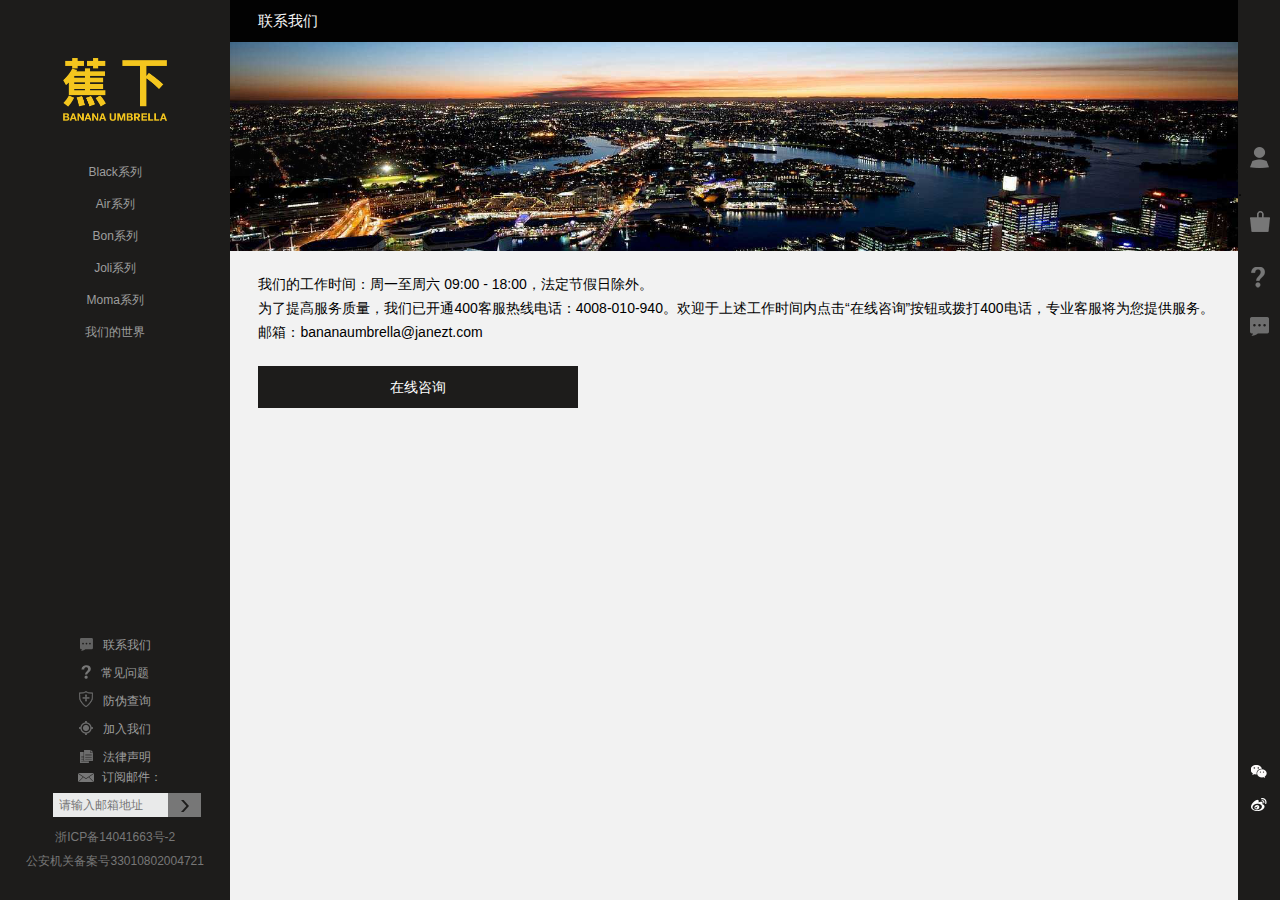
<file: contact.html>
<!DOCTYPE html>
<html lang="en">
<head>
    <meta charset="UTF-8">
    <title>联系我们</title>
    <link rel="stylesheet" href="css/index.css"/>
    <link rel="stylesheet" href="css/contact.css"/>
    <script src="js/jquery.min.js"></script>
    <script src="js/index.js"></script>
</head>
<body>
<div class="all-warp">
    <!--leftContent start-->
    <div class="all-left">
        <div class="all-left-content">
            <div class="left-logo">
                <a href="javascript:;">
                    <img src="images/logo.png" alt=""/>
                </a>
            </div>
            <ul class="all-left-list">
                <li><a href="black.html">Black系列</a></li>
                <li><a href="air.html">Air系列</a></li>
                <li><a href="bon.html">Bon系列</a></li>
                <li><a href="joli.html">Joli系列</a></li>
                <li><a href="moma.html">Moma系列</a></li>
                <li><a href="world.html">我们的世界</a></li>
            </ul>
            <div class="all-left-bottom">
                <ul class="all-left-bottom-content">
                    <li>
                        <a href="contact.html">
                            <i class="left-ico1"></i>
                            联系我们
                            <span class="a-hr"></span>
                        </a>
                    </li>
                    <li>
                        <a href="wenti.html">
                            <i class="left-ico2"></i>
                            常见问题
                            <span class="a-hr"></span>
                        </a>
                    </li>
                    <li>
                        <a href="demand.html">
                            <i class="left-ico3"></i>
                            防伪查询
                            <span class="a-hr"></span>
                        </a>
                    </li>
                    <li>
                        <a href="join.html">
                            <i class="left-ico4"></i>
                            加入我们
                            <span class="a-hr"></span>
                        </a>
                    </li>
                    <li>
                        <a href="javascript:;" class="has-list">
                            <i class="left-ico5"></i>
                            法律声明
                        </a>

                        <div class="left-other" style="display:none">
                            <a href="teaching.html">
                                <p>--法律启示</p>
                            </a>
                            <a href="hide.html">
                                <p>--隐私声明</p>
                            </a>
                            <a href="apply.html">
                                <p>--使用条款</p>
                            </a></div>
                    </li>
                </ul>
                <div class="email-main">
                    <p class="email-tip">
                        <span class="email-tip-ico"></span>
                        订阅邮件：
                    </p>

                    <p class="email-address">请输入合法的邮箱地址!</p>

                    <div class="email-address-input">
                        <input type="email" name="email" placeholder="请输入邮箱地址" id="emailAddress">
                        <span id="emailDeliveryButton">
                            <i></i>
                        </span>
                    </div>
                </div>
                <p class="left-bottom-last">浙ICP备14041663号-2<br/><br/>公安机关备案号33010802004721</p>
            </div>
        </div>
    </div>
    <div class="all-left-mark"></div>
    <!--leftContent end-->
    <!--rightContent start-->
    <div class="all-right">
        <div class="all-rightTOP">
            <ul class="right-list">
                <li>
                    <span>
                        <i class="r-ico1"></i>
                        <a href="javascript:;" id="user-enter"> 登录/注册</a>
                    </span>
                </li>
                .
                <li>
                    <span class="right-car">
                        <i class="r-ico2"></i>
                        <a href="javascript:;">我的购物袋</a>

                         <div class="show-commodity">
                             您的购物袋中暂无商品。
                         </div>
                    </span>
                </li>
                <li>
                    <span>
                        <i class="r-ico3"></i>
                        <a href="javascript:;">客户服务</a>
                    </span>
                </li>
                <li>
                    <span>
                        <i class="r-ico4"></i>
                        <a href="javascript:;">在线客服</a>
                    </span>
                </li>
            </ul>
        </div>
        <div class="all-rightBOTTOM">
            <ul class="right-bottom">
                <li class="wx-icon">
                    <img src="images/code_wx.png" alt="" id="code-wx"/>
                </li>
                <li class="wb-icon">
                    <img src="images/code_wb.png" alt=""/>
                </li>
                <li class="to-top" id="totop"></li>
            </ul>
        </div>
    </div>
    <!--rightContent end-->

    <!--user start-->
    <div class="click-bg"></div>
    <div class="click-data">
        <span class="click-close" id="click-close"></span>

        <div class="login">
            <div class="login-left">
                <form action="POST">
                    <p class="user-head">已注册用户</p>

                    <p class="user-head2">请于下方输入您的手机号码和密码，以登录您的账户</p>

                    <div class="user-input-warp">
                        <input id="uesr-tel" type="text" class="input" name="username" maxlength="11"
                               onkeyup="this.value=this.value.replace(/\D/g,'')"
                               onafterpaste="this.value=this.value.replace(/\D/g,'')"/>
                        <span class="user-tel">手机号码*</span>
                    </div>
                    <div class="user-wall"></div>
                    <div class="user-input-warp">
                        <input id="uesr-psd" type="password" class="input" name="password"/>
                        <span class="user-psd">密码*</span>
                    </div>
                    <p>
                        <a href="#" class="forget-psd">忘记密码了?</a>
                    </p>
                    <span class="user-remember">下次记住我的信息</span>
                    <i class="remember"><s class="remember2"></s></i>
                    <span class="user-all-click">点击登录</span>
                </form>
            </div>
            <div class="user-wall2"></div>
            <div class="login-right">
                <p class="user-head">新用户</p>

                <p>现在注册，即可成为Banana Umbrella会员，获得VIP尊享服务。</p>

                <p class="">你可以：</p>

                <p>-接收时事通讯</p>

                <p>-获得新品上市、独家限量设计新闻以及促销讯息</p>

                <p>-实现更快捷的结账流程</p>

                <p>-管理您的订单和退货信息</p>

                <p class=""><span class="user-all-click">注册</span></p>

            </div>
        </div>
    </div>
    <!--register start-->
    <div class="users-register" id="users-register" style="display: none">
        <form method="post">
            <div class="users-register-head">
                <span class="click-close" id="click-close2"></span>

                <p class="users-register-tip">新用户</p>

                <div class="users-register-wamp">
                    <input type="text" class="input" name="mobile" maxlength="11"
                           onkeyup="this.value=this.value.replace(/\D/g,'')"
                           onafterpaste="this.value=this.value.replace(/\D/g,'')"/>
                    <span class="input-bor">输入手机号码*</span>
                </div>
                <div class="users-register-wamp">
                    <input type="text" class="input" name="sms_verifycode">
                    <span class="input-bor">输入手机验证码*</span>
                </div>
                <div class="users-register-wamp">
                    <input type="password" name="regpassword" class="input" maxlength="12">
                    <span class="input-bor">输入6~12字符密码*</span>

                </div>
                <div class="users-register-wamp">
                    <input type="password" name="re_regpassword" class="input" maxlength="12">
                    <span class="input-bor">确认密码*</span>

                </div>
                <div class="users-register-wamp">
                    <input type="text" class="input" name="name">
                    <span class="input-bor">昵称*</span>
                </div>
                <span class="user-all-click">注册</span>
            </div>
        </form>
    </div>
    <!--register end-->
    <!--user end-->
    <!--centerContent start-->
    <div class="center">
        <div class="center-top">
            <div class="top-contact">
                联系我们
            </div>
            <a href="#"><img src="images/lianxi.jpg" alt=""/></a>

            <div class="contact-bottom">
                <p>我们的工作时间：周一至周六 09:00 - 18:00，法定节假日除外。</p>

                <p>为了提高服务质量，我们已开通400客服热线电话：4008-010-940。欢迎于上述工作时间内点击“在线咨询”按钮或拨打400电话，专业客服将为您提供服务。</p>

                <p>邮箱：bananaumbrella@janezt.com</p>

                <p>在线咨询</p>

            </div>
        </div>
    </div>
    <!--centerContent end-->
</div>
</body>
</html>
</file>
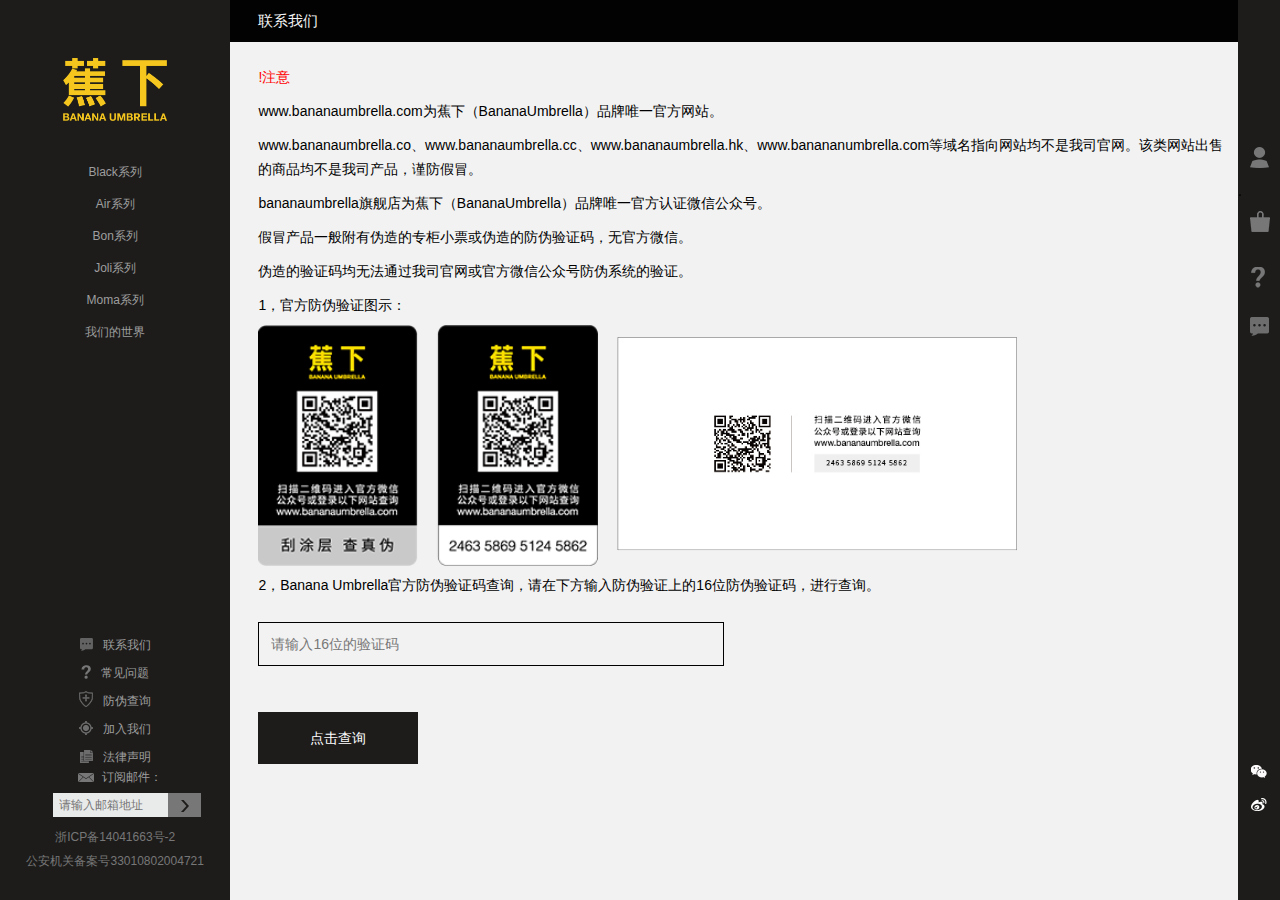
<file: demand.html>
<!DOCTYPE html>
<html lang="en">
<head>
    <meta charset="UTF-8">
    <title>防伪查询</title>
    <link rel="stylesheet" href="css/index.css"/>
    <link rel="stylesheet" href="css/contact.css"/>
    <link rel="stylesheet" href="css/demand.css"/>
    <script src="js/jquery.min.js"></script>
    <script src="js/index.js"></script>
</head>
<body>
<div class="all-warp">
    <!--leftContent start-->
    <div class="all-left">
        <div class="all-left-content">
            <div class="left-logo">
                <a href="javascript:;">
                    <img src="images/logo.png" alt=""/>
                </a>
            </div>
            <ul class="all-left-list">
                <li><a href="black.html">Black系列</a></li>
                <li><a href="air.html">Air系列</a></li>
                <li><a href="bon.html">Bon系列</a></li>
                <li><a href="joli.html">Joli系列</a></li>
                <li><a href="moma.html">Moma系列</a></li>
                <li><a href="world.html">我们的世界</a></li>
            </ul>
            <div class="all-left-bottom">
                <ul class="all-left-bottom-content">
                    <li>
                        <a href="contact.html">
                            <i class="left-ico1"></i>
                            联系我们
                            <span class="a-hr"></span>
                        </a>
                    </li>
                    <li>
                        <a href="wenti.html;">
                            <i class="left-ico2"></i>
                            常见问题
                            <span class="a-hr"></span>
                        </a>
                    </li>
                    <li>
                        <a href="demand.html">
                            <i class="left-ico3"></i>
                            防伪查询
                            <span class="a-hr"></span>
                        </a>
                    </li>
                    <li>
                        <a href="join.html">
                            <i class="left-ico4"></i>
                            加入我们
                            <span class="a-hr"></span>
                        </a>
                    </li>
                    <li>
                        <a href="javascript:;" class="has-list">
                            <i class="left-ico5"></i>
                            法律声明
                        </a>

                        <div class="left-other" style="display:none">
                            <a href="teaching.html">
                                <p>--法律启示</p>
                            </a>
                            <a href="hide.html">
                                <p>--隐私声明</p>
                            </a>
                            <a href="apply.html">
                                <p>--使用条款</p>
                            </a></div>
                    </li>
                </ul>
                <div class="email-main">
                    <p class="email-tip">
                        <span class="email-tip-ico"></span>
                        订阅邮件：
                    </p>

                    <p class="email-address">请输入合法的邮箱地址!</p>

                    <div class="email-address-input">
                        <input type="email" name="email" placeholder="请输入邮箱地址" id="emailAddress">
                        <span id="emailDeliveryButton">
                            <i></i>
                        </span>
                    </div>
                </div>
                <p class="left-bottom-last">浙ICP备14041663号-2<br/><br/>公安机关备案号33010802004721</p>
            </div>
        </div>
    </div>
    <div class="all-left-mark"></div>
    <!--leftContent end-->
    <!--rightContent start-->
    <div class="all-right">
        <div class="all-rightTOP">
            <ul class="right-list">
                <li>
                    <span>
                        <i class="r-ico1"></i>
                        <a href="javascript:;" id="user-enter"> 登录/注册</a>
                    </span>
                </li>
                .
                <li>
                    <span class="right-car">
                        <i class="r-ico2"></i>
                        <a href="javascript:;">我的购物袋</a>

                         <div class="show-commodity">
                             您的购物袋中暂无商品。
                         </div>
                    </span>
                </li>
                <li>
                    <span>
                        <i class="r-ico3"></i>
                        <a href="javascript:;">客户服务</a>
                    </span>
                </li>
                <li>
                    <span>
                        <i class="r-ico4"></i>
                        <a href="javascript:;">在线客服</a>
                    </span>
                </li>
            </ul>
        </div>
        <div class="all-rightBOTTOM">
            <ul class="right-bottom">
                <li class="wx-icon">
                    <img src="images/code_wx.png" alt="" id="code-wx"/>
                </li>
                <li class="wb-icon">
                    <img src="images/code_wb.png" alt=""/>
                </li>
                <li class="to-top" id="totop"></li>
            </ul>
        </div>
    </div>
    <!--rightContent end-->

    <!--user start-->
    <div class="click-bg"></div>
    <div class="click-data">
        <span class="click-close" id="click-close"></span>

        <div class="login">
            <div class="login-left">
                <form action="POST">
                    <p class="user-head">已注册用户</p>

                    <p class="user-head2">请于下方输入您的手机号码和密码，以登录您的账户</p>

                    <div class="user-input-warp">
                        <input id="uesr-tel" type="text" class="input" name="username" maxlength="11"
                               onkeyup="this.value=this.value.replace(/\D/g,'')"
                               onafterpaste="this.value=this.value.replace(/\D/g,'')"/>
                        <span class="user-tel">手机号码*</span>
                    </div>
                    <div class="user-wall"></div>
                    <div class="user-input-warp">
                        <input id="uesr-psd" type="password" class="input" name="password"/>
                        <span class="user-psd">密码*</span>
                    </div>
                    <p>
                        <a href="#" class="forget-psd">忘记密码了?</a>
                    </p>
                    <span class="user-remember">下次记住我的信息</span>
                    <i class="remember"><s class="remember2"></s></i>
                    <span class="user-all-click">点击登录</span>
                </form>
            </div>
            <div class="user-wall2"></div>
            <div class="login-right">
                <p class="user-head">新用户</p>

                <p>现在注册，即可成为Banana Umbrella会员，获得VIP尊享服务。</p>

                <p class="">你可以：</p>

                <p>-接收时事通讯</p>

                <p>-获得新品上市、独家限量设计新闻以及促销讯息</p>

                <p>-实现更快捷的结账流程</p>

                <p>-管理您的订单和退货信息</p>

                <p class=""><span class="user-all-click">注册</span></p>

            </div>
        </div>
    </div>
    <!--register start-->
    <div class="users-register" id="users-register" style="display: none">
        <form method="post">
            <div class="users-register-head">
                <span class="click-close" id="click-close2"></span>

                <p class="users-register-tip">新用户</p>

                <div class="users-register-wamp">
                    <input type="text" class="input" name="mobile" maxlength="11"
                           onkeyup="this.value=this.value.replace(/\D/g,'')"
                           onafterpaste="this.value=this.value.replace(/\D/g,'')"/>
                    <span class="input-bor">输入手机号码*</span>
                </div>
                <div class="users-register-wamp">
                    <input type="text" class="input" name="sms_verifycode">
                    <span class="input-bor">输入手机验证码*</span>
                </div>
                <div class="users-register-wamp">
                    <input type="password" name="regpassword" class="input" maxlength="12">
                    <span class="input-bor">输入6~12字符密码*</span>

                </div>
                <div class="users-register-wamp">
                    <input type="password" name="re_regpassword" class="input" maxlength="12">
                    <span class="input-bor">确认密码*</span>

                </div>
                <div class="users-register-wamp">
                    <input type="text" class="input" name="name">
                    <span class="input-bor">昵称*</span>
                </div>
                <span class="user-all-click">注册</span>
            </div>
        </form>
    </div>
    <!--register end-->
    <!--user end-->
    <!--centerContent start-->
    <div class="center">
        <div class="center-top">
            <div class="top-contact">
                联系我们
            </div>
            <div class="contact-bottom">
                <p><span>!注意</span></p>

                <p>www.bananaumbrella.com为蕉下（BananaUmbrella）品牌唯一官方网站。</p>

                <p>
                    www.bananaumbrella.co、www.bananaumbrella.cc、www.bananaumbrella.hk、www.banananumbrella.com等域名指向网站均不是我司官网。该类网站出售的商品均不是我司产品，谨防假冒。</p>

                <p>bananaumbrella旗舰店为蕉下（BananaUmbrella）品牌唯一官方认证微信公众号。</p>

                <p>假冒产品一般附有伪造的专柜小票或伪造的防伪验证码，无官方微信。 </p>

                <p>伪造的验证码均无法通过我司官网或官方微信公众号防伪系统的验证。</p>

                <p>1，官方防伪验证图示：</p>

                <div class="center-pic">
                    <img src="images/gqiddemo.png" alt="" style="width: 340px"/>
                    <img src="images/gqiddemo_03.jpg" alt="" style="width: 400px" class="yz-img"/>
                </div>
                <p>2，Banana Umbrella官方防伪验证码查询，请在下方输入防伪验证上的16位防伪验证码，进行查询。</p>
                <input type="text" value="请输入16位的验证码" class="demand-inp" id="demand-inp"/>

                <p style="width: 160px;height: 42px;">点击查询</p>

            </div>
        </div>
    </div>
    <!--centerContent end-->
</div>
</body>
</html>
</file>
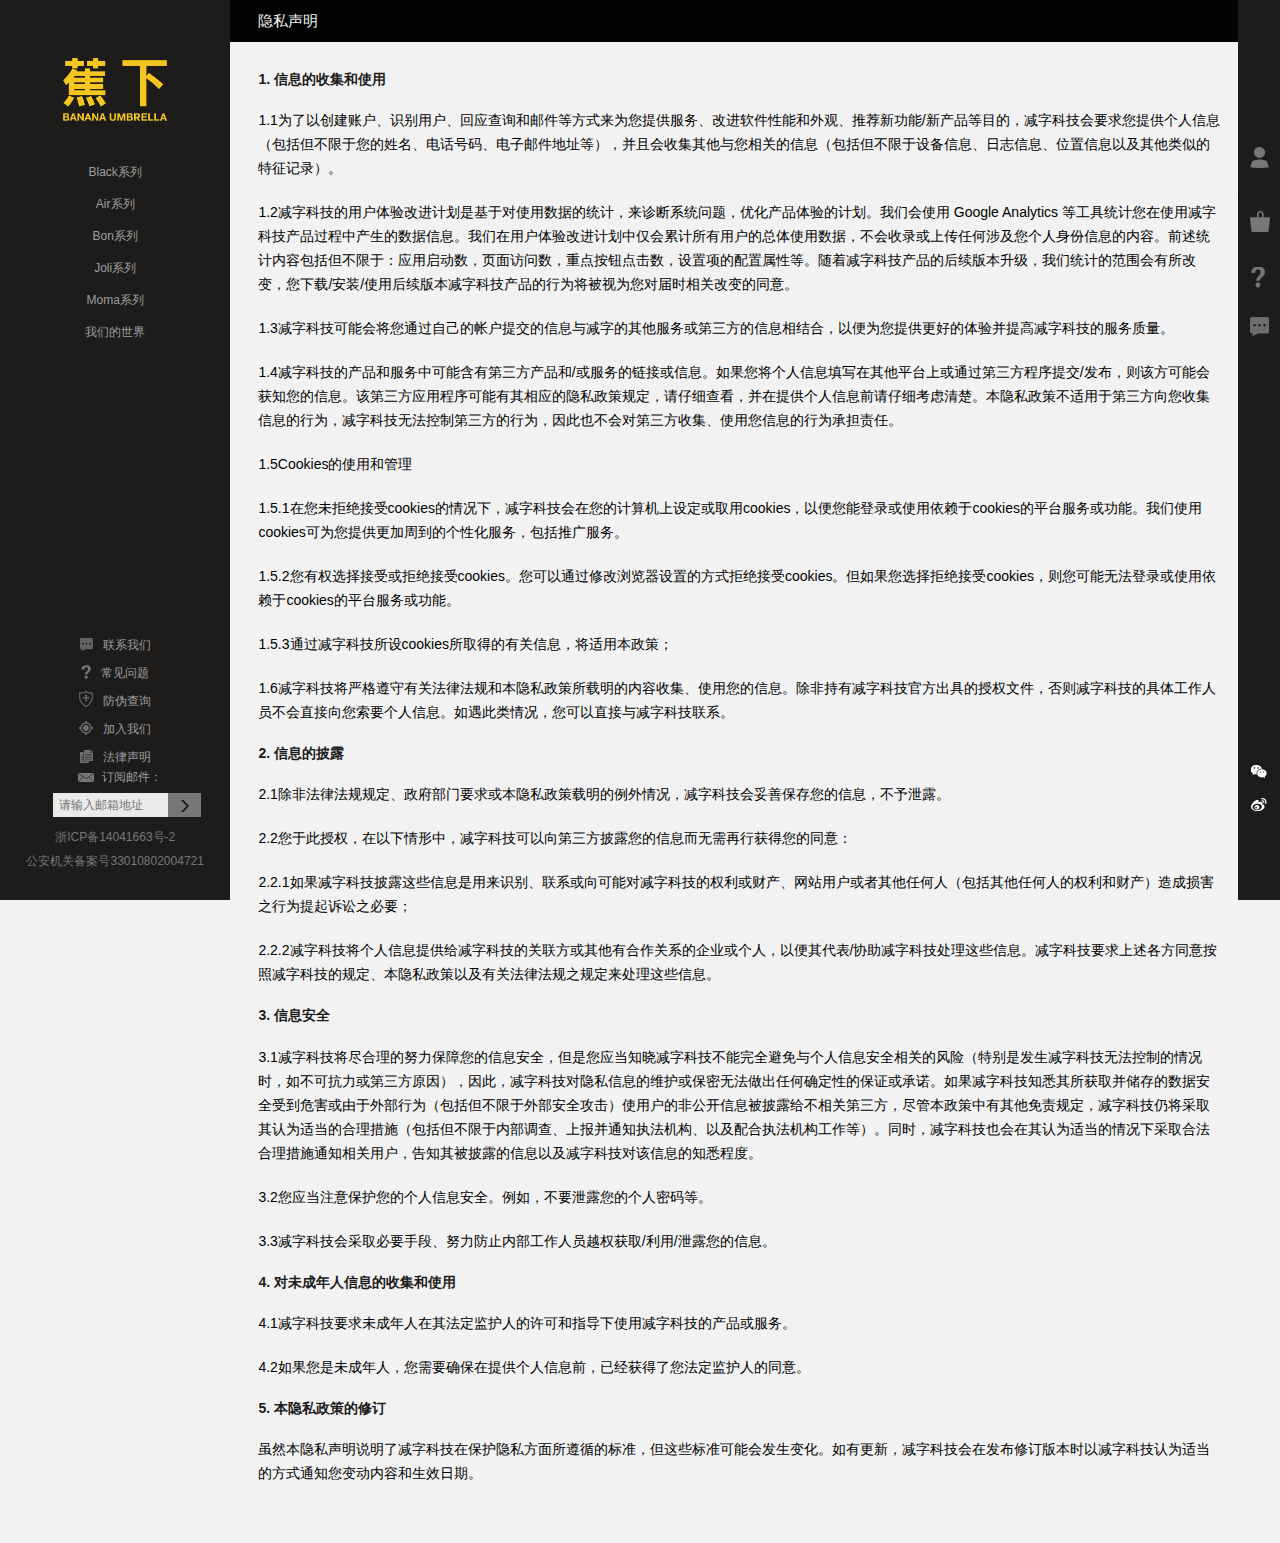
<file: hide.html>
<!DOCTYPE html>
<html lang="en">
<head>
    <meta charset="UTF-8">
    <title>隐私政策</title>
    <link rel="stylesheet" href="css/index.css"/>
    <link rel="stylesheet" href="css/law.css"/>
    <script src="js/jquery.min.js"></script>
    <script src="js/index.js"></script>
</head>
<body>
<div class="all-warp">
    <!--leftContent start-->
    <div class="all-left">
        <div class="all-left-content">
            <div class="left-logo">
                <a href="javascript:;">
                    <img src="images/logo.png" alt=""/>
                </a>
            </div>
            <ul class="all-left-list">
                <li><a href="black.html">Black系列</a></li>
                <li><a href="air.html">Air系列</a></li>
                <li><a href="bon.html">Bon系列</a></li>
                <li><a href="joli.html">Joli系列</a></li>
                <li><a href="moma.html">Moma系列</a></li>
                <li><a href="world.html">我们的世界</a></li>
            </ul>
            <div class="all-left-bottom">
                <ul class="all-left-bottom-content">
                    <li>
                        <a href="contact.html">
                            <i class="left-ico1"></i>
                            联系我们
                            <span class="a-hr"></span>
                        </a>
                    </li>
                    <li>
                        <a href="wenti.html">
                            <i class="left-ico2"></i>
                            常见问题
                            <span class="a-hr"></span>
                        </a>
                    </li>
                    <li>
                        <a href="demand.html">
                            <i class="left-ico3"></i>
                            防伪查询
                            <span class="a-hr"></span>
                        </a>
                    </li>
                    <li>
                        <a href="join.html">
                            <i class="left-ico4"></i>
                            加入我们
                            <span class="a-hr"></span>
                        </a>
                    </li>
                    <li>
                        <a href="javascript:;" class="has-list">
                            <i class="left-ico5"></i>
                            法律声明
                        </a>

                        <div class="left-other" style="display:none">
                            <a href="teaching.html">
                                <p>--法律启示</p>
                            </a>
                            <a href="hide.html">
                                <p>--隐私声明</p>
                            </a>
                            <a href="apply.html">
                                <p>--使用条款</p>
                            </a></div>
                    </li>
                </ul>
                <div class="email-main">
                    <p class="email-tip">
                        <span class="email-tip-ico"></span>
                        订阅邮件：
                    </p>

                    <p class="email-address">请输入合法的邮箱地址!</p>

                    <div class="email-address-input">
                        <input type="email" name="email" placeholder="请输入邮箱地址" id="emailAddress">
                        <span id="emailDeliveryButton">
                            <i></i>
                        </span>
                    </div>
                </div>
                <p class="left-bottom-last">浙ICP备14041663号-2<br/><br/>公安机关备案号33010802004721</p>
            </div>
        </div>
    </div>
    <div class="all-left-mark"></div>
    <!--leftContent end-->
    <!--rightContent start-->
    <div class="all-right">
        <div class="all-rightTOP">
            <ul class="right-list">
                <li>
                    <span>
                        <i class="r-ico1"></i>
                        <a href="javascript:;" id="user-enter"> 登录/注册</a>
                    </span>
                </li>
                .
                <li>
                    <span class="right-car">
                        <i class="r-ico2"></i>
                        <a href="javascript:;">我的购物袋</a>

                         <div class="show-commodity">
                             您的购物袋中暂无商品。
                         </div>
                    </span>
                </li>
                <li>
                    <span>
                        <i class="r-ico3"></i>
                        <a href="javascript:;">客户服务</a>
                    </span>
                </li>
                <li>
                    <span>
                        <i class="r-ico4"></i>
                        <a href="javascript:;">在线客服</a>
                    </span>
                </li>
            </ul>
        </div>
        <div class="all-rightBOTTOM">
            <ul class="right-bottom">
                <li class="wx-icon">
                    <img src="images/code_wx.png" alt="" id="code-wx"/>
                </li>
                <li class="wb-icon">
                    <img src="images/code_wb.png" alt=""/>
                </li>
                <li class="to-top" id="totop"></li>
            </ul>
        </div>
    </div>
    <!--rightContent end-->

    <!--user start-->
    <div class="click-bg"></div>
    <div class="click-data">
        <span class="click-close" id="click-close"></span>

        <div class="login">
            <div class="login-left">
                <form action="POST">
                    <p class="user-head">已注册用户</p>

                    <p class="user-head2">请于下方输入您的手机号码和密码，以登录您的账户</p>

                    <div class="user-input-warp">
                        <input id="uesr-tel" type="text" class="input" name="username" maxlength="11"
                               onkeyup="this.value=this.value.replace(/\D/g,'')"
                               onafterpaste="this.value=this.value.replace(/\D/g,'')"/>
                        <span class="user-tel">手机号码*</span>
                    </div>
                    <div class="user-wall"></div>
                    <div class="user-input-warp">
                        <input id="uesr-psd" type="password" class="input" name="password"/>
                        <span class="user-psd">密码*</span>
                    </div>
                    <p>
                        <a href="#" class="forget-psd">忘记密码了?</a>
                    </p>
                    <span class="user-remember">下次记住我的信息</span>
                    <i class="remember"><s class="remember2"></s></i>
                    <span class="user-all-click">点击登录</span>
                </form>
            </div>
            <div class="user-wall2"></div>
            <div class="login-right">
                <p class="user-head">新用户</p>

                <p>现在注册，即可成为Banana Umbrella会员，获得VIP尊享服务。</p>

                <p class="">你可以：</p>

                <p>-接收时事通讯</p>

                <p>-获得新品上市、独家限量设计新闻以及促销讯息</p>

                <p>-实现更快捷的结账流程</p>

                <p>-管理您的订单和退货信息</p>

                <p class=""><span class="user-all-click">注册</span></p>

            </div>
        </div>
    </div>
    <!--register start-->
    <div class="users-register" id="users-register" style="display: none">
        <form method="post">
            <div class="users-register-head">
                <span class="click-close" id="click-close2"></span>

                <p class="users-register-tip">新用户</p>

                <div class="users-register-wamp">
                    <input type="text" class="input" name="mobile" maxlength="11"
                           onkeyup="this.value=this.value.replace(/\D/g,'')"
                           onafterpaste="this.value=this.value.replace(/\D/g,'')"/>
                    <span class="input-bor">输入手机号码*</span>
                </div>
                <div class="users-register-wamp">
                    <input type="text" class="input" name="sms_verifycode">
                    <span class="input-bor">输入手机验证码*</span>
                </div>
                <div class="users-register-wamp">
                    <input type="password" name="regpassword" class="input" maxlength="12">
                    <span class="input-bor">输入6~12字符密码*</span>

                </div>
                <div class="users-register-wamp">
                    <input type="password" name="re_regpassword" class="input" maxlength="12">
                    <span class="input-bor">确认密码*</span>

                </div>
                <div class="users-register-wamp">
                    <input type="text" class="input" name="name">
                    <span class="input-bor">昵称*</span>
                </div>
                <span class="user-all-click">注册</span>
            </div>
        </form>
    </div>
    <!--register end-->
    <!--user end-->
    <!--centerContent start-->
    <div class="center">
        <div class="center-top">
            <div class="top-contact">
                隐私声明
            </div>

            <div class="contact-bottom">
                <h2>1. 信息的收集和使用</h2>

                <p>
                    1.1为了以创建账户、识别用户、回应查询和邮件等方式来为您提供服务、改进软件性能和外观、推荐新功能/新产品等目的，减字科技会要求您提供个人信息（包括但不限于您的姓名、电话号码、电子邮件地址等），并且会收集其他与您相关的信息（包括但不限于设备信息、日志信息、位置信息以及其他类似的特征记录）。</p>

                <p>1.2减字科技的用户体验改进计划是基于对使用数据的统计，来诊断系统问题，优化产品体验的计划。我们会使用 Google Analytics
                    等工具统计您在使用减字科技产品过程中产生的数据信息。我们在用户体验改进计划中仅会累计所有用户的总体使用数据，不会收录或上传任何涉及您个人身份信息的内容。前述统计内容包括但不限于：应用启动数，页面访问数，重点按钮点击数，设置项的配置属性等。随着减字科技产品的后续版本升级，我们统计的范围会有所改变，您下载/安装/使用后续版本减字科技产品的行为将被视为您对届时相关改变的同意。</p>

                <p>1.3减字科技可能会将您通过自己的帐户提交的信息与减字的其他服务或第三方的信息相结合，以便为您提供更好的体验并提高减字科技的服务质量。</p>

                <p>
                    1.4减字科技的产品和服务中可能含有第三方产品和/或服务的链接或信息。如果您将个人信息填写在其他平台上或通过第三方程序提交/发布，则该方可能会获知您的信息。该第三方应用程序可能有其相应的隐私政策规定，请仔细查看，并在提供个人信息前请仔细考虑清楚。本隐私政策不适用于第三方向您收集信息的行为，减字科技无法控制第三方的行为，因此也不会对第三方收集、使用您信息的行为承担责任。</p>

                <p>1.5Cookies的使用和管理</p>

                <p>
                    1.5.1在您未拒绝接受cookies的情况下，减字科技会在您的计算机上设定或取用cookies，以便您能登录或使用依赖于cookies的平台服务或功能。我们使用cookies可为您提供更加周到的个性化服务，包括推广服务。</p>

                <p>
                    1.5.2您有权选择接受或拒绝接受cookies。您可以通过修改浏览器设置的方式拒绝接受cookies。但如果您选择拒绝接受cookies，则您可能无法登录或使用依赖于cookies的平台服务或功能。</p>

                <p>1.5.3通过减字科技所设cookies所取得的有关信息，将适用本政策；</p>

                <p>
                    1.6减字科技将严格遵守有关法律法规和本隐私政策所载明的内容收集、使用您的信息。除非持有减字科技官方出具的授权文件，否则减字科技的具体工作人员不会直接向您索要个人信息。如遇此类情况，您可以直接与减字科技联系。</p>

                <h2>2. 信息的披露</h2>

                <p>2.1除非法律法规规定、政府部门要求或本隐私政策载明的例外情况，减字科技会妥善保存您的信息，不予泄露。</p>

                <p>2.2您于此授权，在以下情形中，减字科技可以向第三方披露您的信息而无需再行获得您的同意：</p>

                <p>2.2.1如果减字科技披露这些信息是用来识别、联系或向可能对减字科技的权利或财产、网站用户或者其他任何人（包括其他任何人的权利和财产）造成损害之行为提起诉讼之必要；</p>

                <p>
                    2.2.2减字科技将个人信息提供给减字科技的关联方或其他有合作关系的企业或个人，以便其代表/协助减字科技处理这些信息。减字科技要求上述各方同意按照减字科技的规定、本隐私政策以及有关法律法规之规定来处理这些信息。</p>

                <h2>3. 信息安全</h2>

                <p>
                    3.1减字科技将尽合理的努力保障您的信息安全，但是您应当知晓减字科技不能完全避免与个人信息安全相关的风险（特别是发生减字科技无法控制的情况时，如不可抗力或第三方原因），因此，减字科技对隐私信息的维护或保密无法做出任何确定性的保证或承诺。如果减字科技知悉其所获取并储存的数据安全受到危害或由于外部行为（包括但不限于外部安全攻击）使用户的非公开信息被披露给不相关第三方，尽管本政策中有其他免责规定，减字科技仍将采取其认为适当的合理措施（包括但不限于内部调查、上报并通知执法机构、以及配合执法机构工作等）。同时，减字科技也会在其认为适当的情况下采取合法合理措施通知相关用户，告知其被披露的信息以及减字科技对该信息的知悉程度。</p>

                <p>3.2您应当注意保护您的个人信息安全。例如，不要泄露您的个人密码等。</p>

                <p>3.3减字科技会采取必要手段、努力防止内部工作人员越权获取/利用/泄露您的信息。</p>

                <h2>4. 对未成年人信息的收集和使用</h2>

                <p>4.1减字科技要求未成年人在其法定监护人的许可和指导下使用减字科技的产品或服务。</p>

                <p>4.2如果您是未成年人，您需要确保在提供个人信息前，已经获得了您法定监护人的同意。</p>

                <h2>5. 本隐私政策的修订</h2>

                <p>虽然本隐私声明说明了减字科技在保护隐私方面所遵循的标准，但这些标准可能会发生变化。如有更新，减字科技会在发布修订版本时以减字科技认为适当的方式通知您变动内容和生效日期。</p>
            </div>
        </div>
    </div>
    <!--centerContent end-->
</div>
</body>
</html>
</file>
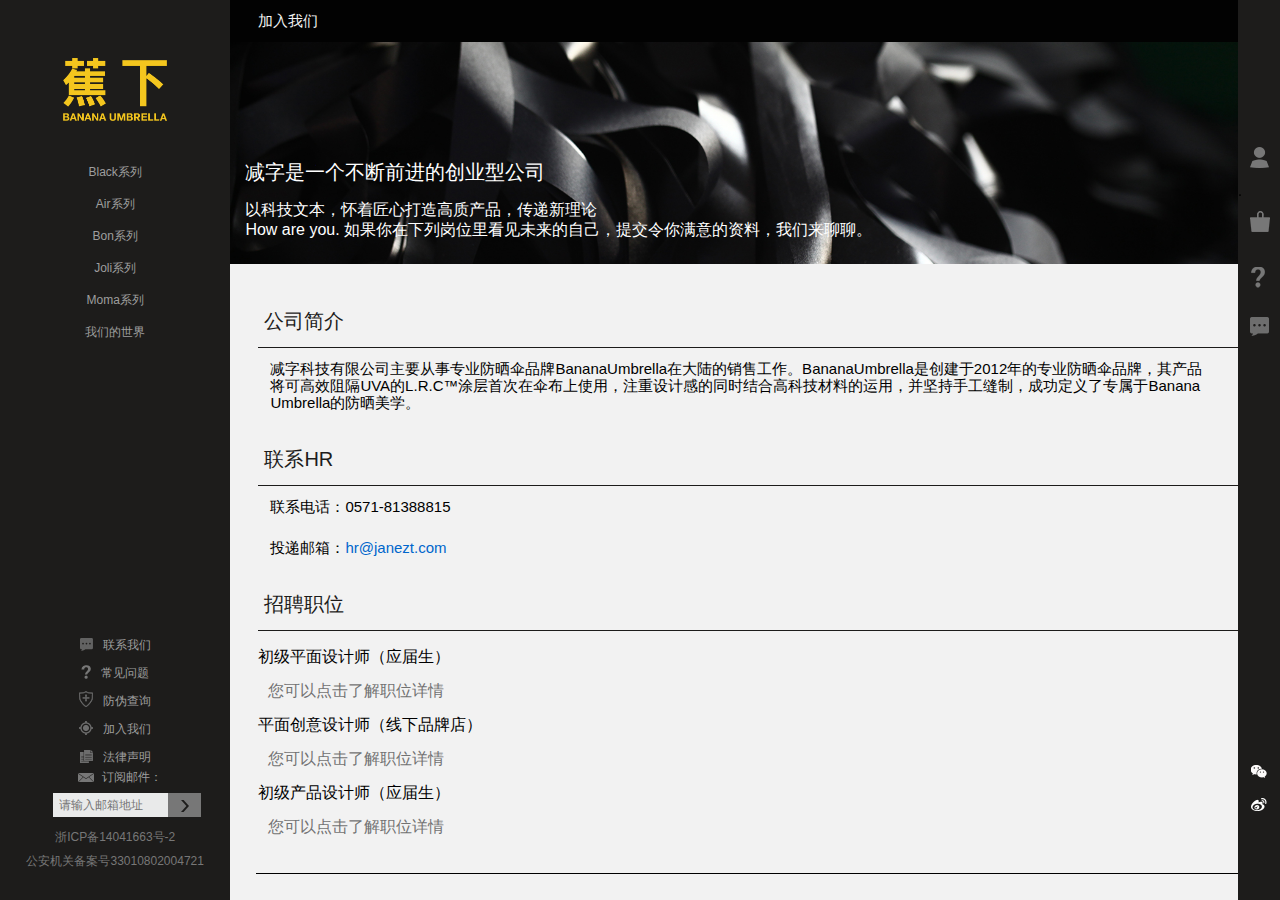
<file: join.html>
<!DOCTYPE html>
<html lang="en">
<head>
    <meta charset="UTF-8">
    <title>加入我们</title>
    <link rel="stylesheet" href="css/index.css"/>
    <link rel="stylesheet" href="css/contact.css"/>
    <link rel="stylesheet" href="css/join.css"/>
    <script src="js/jquery.min.js"></script>
    <script src="js/index.js"></script>
</head>
<body>
<div class="all-warp">
    <!--leftContent start-->
    <div class="all-left">
        <div class="all-left-content">
            <div class="left-logo">
                <a href="javascript:;">
                    <img src="images/logo.png" alt=""/>
                </a>
            </div>
            <ul class="all-left-list">
                <li><a href="black.html">Black系列</a></li>
                <li><a href="air.html">Air系列</a></li>
                <li><a href="bon.html">Bon系列</a></li>
                <li><a href="joli.html">Joli系列</a></li>
                <li><a href="moma.html">Moma系列</a></li>
                <li><a href="world.html">我们的世界</a></li>
            </ul>
            <div class="all-left-bottom">
                <ul class="all-left-bottom-content">
                    <li>
                        <a href="contact.html">
                            <i class="left-ico1"></i>
                            联系我们
                            <span class="a-hr"></span>
                        </a>
                    </li>
                    <li>
                        <a href="wenti.html">
                            <i class="left-ico2"></i>
                            常见问题
                            <span class="a-hr"></span>
                        </a>
                    </li>
                    <li>
                        <a href="demand.html">
                            <i class="left-ico3"></i>
                            防伪查询
                            <span class="a-hr"></span>
                        </a>
                    </li>
                    <li>
                        <a href="join.html">
                            <i class="left-ico4"></i>
                            加入我们
                            <span class="a-hr"></span>
                        </a>
                    </li>
                    <li>
                        <a href="javascript:;" class="has-list">
                            <i class="left-ico5"></i>
                            法律声明
                        </a>

                        <div class="left-other" style="display:none">
                            <a href="teaching.html">
                                <p>--法律启示</p>
                            </a>
                            <a href="hide.html">
                                <p>--隐私声明</p>
                            </a>
                            <a href="apply.html">
                                <p>--使用条款</p>
                            </a></div>
                    </li>
                </ul>
                <div class="email-main">
                    <p class="email-tip">
                        <span class="email-tip-ico"></span>
                        订阅邮件：
                    </p>

                    <p class="email-address">请输入合法的邮箱地址!</p>

                    <div class="email-address-input">
                        <input type="email" name="email" placeholder="请输入邮箱地址" id="emailAddress">
                        <span id="emailDeliveryButton">
                            <i></i>
                        </span>
                    </div>
                </div>
                <p class="left-bottom-last">浙ICP备14041663号-2<br/><br/>公安机关备案号33010802004721</p>
            </div>
        </div>
    </div>
    <div class="all-left-mark"></div>
    <!--leftContent end-->
    <!--rightContent start-->
    <div class="all-right">
        <div class="all-rightTOP">
            <ul class="right-list">
                <li>
                    <span>
                        <i class="r-ico1"></i>
                        <a href="javascript:;" id="user-enter"> 登录/注册</a>
                    </span>
                </li>
                .
                <li>
                    <span class="right-car">
                        <i class="r-ico2"></i>
                        <a href="javascript:;">我的购物袋</a>

                         <div class="show-commodity">
                             您的购物袋中暂无商品。
                         </div>
                    </span>
                </li>
                <li>
                    <span>
                        <i class="r-ico3"></i>
                        <a href="javascript:;">客户服务</a>
                    </span>
                </li>
                <li>
                    <span>
                        <i class="r-ico4"></i>
                        <a href="javascript:;">在线客服</a>
                    </span>
                </li>
            </ul>
        </div>
        <div class="all-rightBOTTOM">
            <ul class="right-bottom">
                <li class="wx-icon">
                    <img src="images/code_wx.png" alt="" id="code-wx"/>
                </li>
                <li class="wb-icon">
                    <img src="images/code_wb.png" alt=""/>
                </li>
                <li class="to-top" id="totop"></li>
            </ul>
        </div>
    </div>
    <!--rightContent end-->

    <!--user start-->
    <div class="click-bg"></div>
    <div class="click-data">
        <span class="click-close" id="click-close"></span>

        <div class="login">
            <div class="login-left">
                <form action="POST">
                    <p class="user-head">已注册用户</p>

                    <p class="user-head2">请于下方输入您的手机号码和密码，以登录您的账户</p>

                    <div class="user-input-warp">
                        <input id="uesr-tel" type="text" class="input" name="username" maxlength="11"
                               onkeyup="this.value=this.value.replace(/\D/g,'')"
                               onafterpaste="this.value=this.value.replace(/\D/g,'')"/>
                        <span class="user-tel">手机号码*</span>
                    </div>
                    <div class="user-wall"></div>
                    <div class="user-input-warp">
                        <input id="uesr-psd" type="password" class="input" name="password"/>
                        <span class="user-psd">密码*</span>
                    </div>
                    <p>
                        <a href="#" class="forget-psd">忘记密码了?</a>
                    </p>
                    <span class="user-remember">下次记住我的信息</span>
                    <i class="remember"><s class="remember2"></s></i>
                    <span class="user-all-click">点击登录</span>
                </form>
            </div>
            <div class="user-wall2"></div>
            <div class="login-right">
                <p class="user-head">新用户</p>

                <p>现在注册，即可成为Banana Umbrella会员，获得VIP尊享服务。</p>

                <p class="">你可以：</p>

                <p>-接收时事通讯</p>

                <p>-获得新品上市、独家限量设计新闻以及促销讯息</p>

                <p>-实现更快捷的结账流程</p>

                <p>-管理您的订单和退货信息</p>

                <p class=""><span class="user-all-click">注册</span></p>

            </div>
        </div>
    </div>
    <!--register start-->
    <div class="users-register" id="users-register" style="display: none">
        <form method="post">
            <div class="users-register-head">
                <span class="click-close" id="click-close2"></span>

                <p class="users-register-tip">新用户</p>

                <div class="users-register-wamp">
                    <input type="text" class="input" name="mobile" maxlength="11"
                           onkeyup="this.value=this.value.replace(/\D/g,'')"
                           onafterpaste="this.value=this.value.replace(/\D/g,'')"/>
                    <span class="input-bor">输入手机号码*</span>
                </div>
                <div class="users-register-wamp">
                    <input type="text" class="input" name="sms_verifycode">
                    <span class="input-bor">输入手机验证码*</span>
                </div>
                <div class="users-register-wamp">
                    <input type="password" name="regpassword" class="input" maxlength="12">
                    <span class="input-bor">输入6~12字符密码*</span>

                </div>
                <div class="users-register-wamp">
                    <input type="password" name="re_regpassword" class="input" maxlength="12">
                    <span class="input-bor">确认密码*</span>

                </div>
                <div class="users-register-wamp">
                    <input type="text" class="input" name="name">
                    <span class="input-bor">昵称*</span>
                </div>
                <span class="user-all-click">注册</span>
            </div>
        </form>
    </div>
    <!--register end-->
    <!--user end-->
    <!--centerContent start-->
    <div class="center">
        <div class="center-top">
            <div class="top-contact">
                加入我们
            </div>
            <div class="join-us">
                <h2>减字是一个不断前进的创业型公司</h2>

                <p class="first-child">以科技文本，怀着匠心打造高质产品，传递新理论</p>

                <p>How are you. 如果你在下列岗位里看见未来的自己，提交令你满意的资料，我们来聊聊。</p>
            </div>
            <a href="#"><img src="images/join_us_02.jpg" alt=""/></a>

            <div class="join-main">
                <p class="join-title">公司简介</p>

                <p class="join-text">
                    减字科技有限公司主要从事专业防晒伞品牌BananaUmbrella在大陆的销售工作。BananaUmbrella是创建于2012年的专业防晒伞品牌，其产品将可高效阻隔UVA的L.R.C™涂层首次在伞布上使用，注重设计感的同时结合高科技材料的运用，并坚持手工缝制，成功定义了专属于Banana
                    Umbrella的防晒美学。</p>

                <p class="join-title">联系HR</p>

                <p class="join-text">联系电话：0571-81388815</p>

                <p class="join-text">投递邮箱：<a href="#" style="color: #0066CC">hr@janezt.com</a></p>

                <p class="join-title">招聘职位</p>

                <p class="join-job">初级平面设计师（应届生）</p>
                <span class="join-click">您可以点击了解职位详情</span>

                <div class="join-job2">
                    <p>工作职责：</p>

                    <p>1、参与产品广告海报，宣传，详情页，包装等设计创作。</p>

                    <p>2、根据公司不同市场活动及需求，完成相关设计工作。</p>

                    <p>3、负责图片后期的处理。</p>

                    <p>4、协助品牌建设。</p>

                    <p>职位要求：</p>

                    <p>1、美术、设计或相关专业本科毕业。</p>

                    <p>2、有相关行业经验或是实习经验者优先。</p>

                    <p>3、富于创新、思维活跃，并对先进的设计理念和技术有较强的理解能力。</p>

                    <p>4、有丰富的设计理论知识和对流行趋势敏锐的洞察力。</p>

                    <p>5、能够熟练使用Photoshop、Flash、Illustrator等软件。</p>

                    <p>6、良好的沟通能力和团队协作精神，能承受高强度的工作压力。</p>

                    <p>7、掌握一定的摄影相关知识。</p>

                    <p>8、211、985类或者知名美院类应届生优先考虑。</p>

                </div>

                <p class="join-job">平面创意设计师（线下品牌店）</p>
                <span class="join-click1">您可以点击了解职位详情</span>

                <div class="join-job-2">
                    <p>岗位职责：</p>

                    <p>1、根据营销活动的策划方案作出相关的广告规划；</p>

                    <p>2、根据品牌定位与策略，制定门店、户外、商品广告等统一设计策略；</p>

                    <p>3、根据品类发展策略，进行新品上市包装规划。</p>

                    <p>任职要求：</p>

                    <p>1、美术学院相关专业毕业，有一定功底的手绘能力和较强的图像及多媒体处理能力；</p>

                    <p>2、两年以上平面设计工作经验，能够清晰阐述作品并独立完成设计项目；</p>

                    <p>3、迅速理解文案及策略思想，对画面色彩把握及整体创意传达有良好视觉体现；</p>

                    <p>4、精通 Illustrator、 Coreldraw、Photoshop、Indesign、Freehand 等相关软件；</p>

                    <p>5、设计语言丰富且有创造力，善于图文创意结合，喜欢舞文弄墨；</p>

                    <p>6、有潮流品牌设计经验者优先。</p>

                </div>

                <p class="join-job">初级产品设计师（应届生）</p>
                <span class="join-click2">您可以点击了解职位详情</span>

                <div class="join-job-3">
                    <p>岗位职责：</p>

                    <p>1、负责产品线设计布局，负责图案设计，负责布料选取以及颜色选择。</p>

                    <p>2、配合产品给的进度，确保设计按时完成；</p>

                    <p>3、负责与研发部门沟通协调，并随时更新设计；</p>

                    <p>4、负责产品迭代设计，能在一个设计主题下想法无限，不断迭代。</p>

                    <p>任职要求：</p>

                    <p>1、本科以上学历，时尚、设计、服装类相关专业（211或985类学校优先考虑）；</p>

                    <p>2、热爱时尚，从心底热爱设计，深入细节及良好的审美观念；</p>

                    <p>3、以用户角度出发，理解用户群，理解市场；</p>

                    <p>4、好奇心强，能独立思考及良好的学习能力 ；</p>

                    <p>5、内心坚强，有激情，良好的逻辑思维；</p>

                    <p>6、良好的沟通能力及抗压能力，优秀毕业生优先考虑。</p>

                    <p>7、211、985类或者知名美院类应届生优先考虑。</p>
                </div>

            </div>
            <div class="join-wall"></div>
        </div>
    </div>
    <!--centerContent end-->
</div>
</body>
</html>
</file>
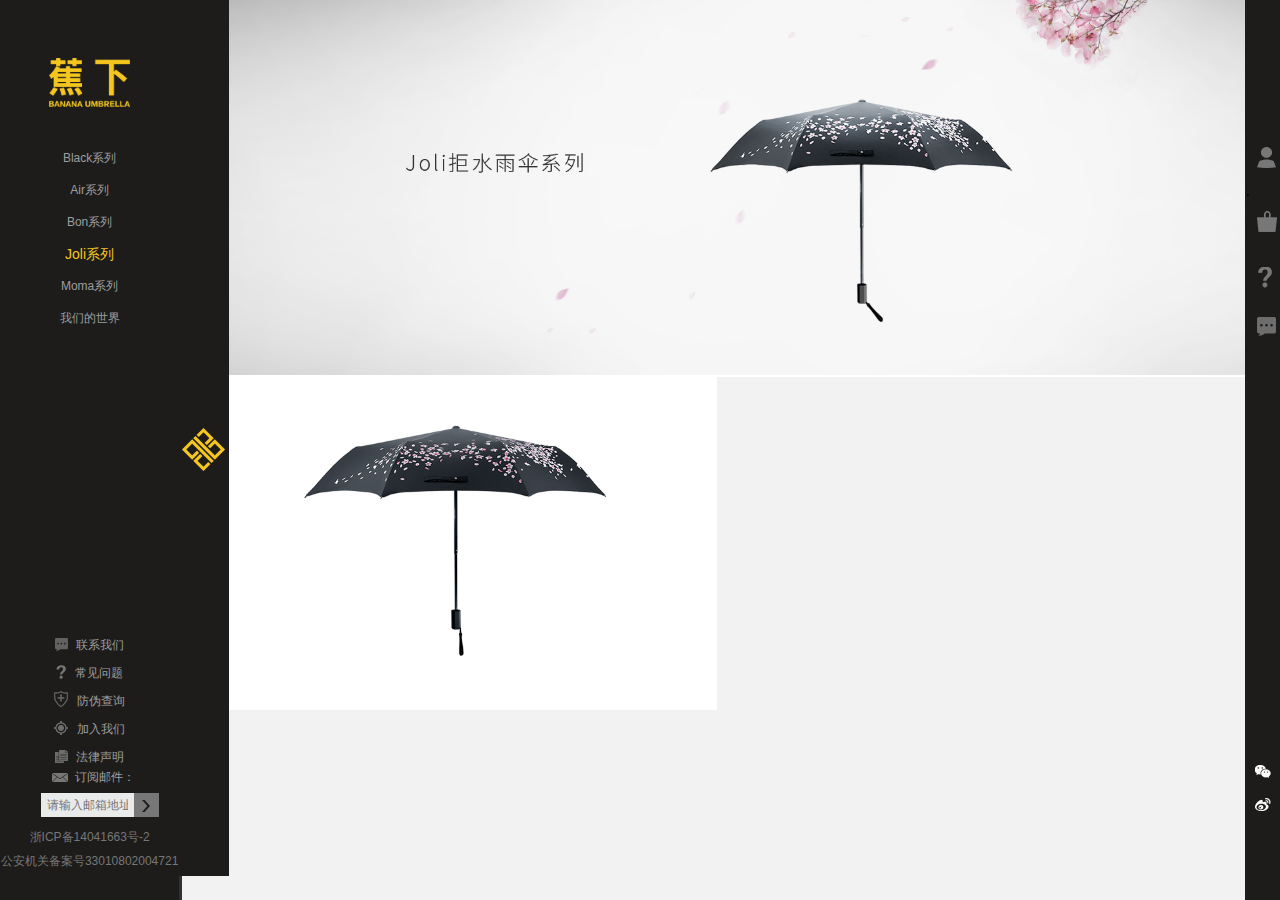
<file: joli.html>
<!DOCTYPE html>
<html lang="en">
<head>
    <meta charset="UTF-8">
    <title>探索Joli系列 - 产品展示 - 蕉下(Banana Umbrella)官网</title>
    <link rel="stylesheet" href="css/base.css"/>
    <link rel="stylesheet" href="css/black.css"/>
    <script src="js/jquery.min.js"></script>
    <script src="js/index.js"></script>
    <script src="js/base.js"></script>
</head>
<body>
<div class="all-warp">

    <!--leftContent start-->
    <div class="all-left">
        <div class="all-left-content">
            <div class="left-logo">
                <a href="index.html">
                    <img src="images/logo.png" alt=""/>
                </a>
            </div>
            <ul class="all-left-list">
                <li><a href="black.html">Black系列</a></li>
                <li><a href="air.html">Air系列</a></li>
                <li><a href="bon.html">Bon系列</a></li>
                <li><a href="javascript:;" style="color:#F4C61E;font-size: 14px">Joli系列</a></li>
                <li><a href="moma.html">Moma系列</a></li>
                <li><a href="world.html">我们的世界</a></li>
            </ul>
            <div class="all-left-bottom">
                <ul class="all-left-bottom-content">
                    <li>
                        <a href="contact.html">
                            <i class="left-ico1"></i>
                            联系我们
                            <span class="a-hr"></span>
                        </a>
                    </li>
                    <li>
                        <a href="wenti.html">
                            <i class="left-ico2"></i>
                            常见问题
                            <span class="a-hr"></span>
                        </a>
                    </li>
                    <li>
                        <a href="demand.html">
                            <i class="left-ico3"></i>
                            防伪查询
                            <span class="a-hr"></span>
                        </a>
                    </li>
                    <li>
                        <a href="join.html">
                            <i class="left-ico4"></i>
                            加入我们
                            <span class="a-hr"></span>
                        </a>
                    </li>
                    <li>
                        <a href="javascript:;" class="has-list">
                            <i class="left-ico5"></i>
                            法律声明
                        </a>

                        <div class="left-other" style="display:none">
                            <a href="teaching.html">
                                <p>--法律启示</p>
                            </a>
                            <a href="hide.html">
                                <p>--隐私声明</p>
                            </a>
                            <a href="apply.html">
                                <p>--使用条款</p>
                            </a></div>
                    </li>
                </ul>
                <div class="email-main">
                    <p class="email-tip">
                        <span class="email-tip-ico"></span>
                        订阅邮件：
                    </p>

                    <p class="email-address">请输入合法的邮箱地址!</p>

                    <div class="email-address-input">
                        <input type="email" name="email" placeholder="请输入邮箱地址" id="emailAddress">
                        <span id="emailDeliveryButton">
                            <i></i>
                        </span>
                    </div>
                </div>
                <p class="left-bottom-last">浙ICP备14041663号-2<br/><br/>公安机关备案号33010802004721</p>
            </div>
        </div>
        <div class="all-left-mark clearfix">
            <i></i>
        </div>
    </div>
    <div class="new-nav">
        <h2>Joli系列</h2>
        <ul>
            <li><a href="javascript:;">Joli拒水雨伞</a></li>
            <li><a href="javascript:;">Joli系列雨伞</a></li>
        </ul>

    </div>
    <!--leftContent end-->
    <!--main start-->
    <main class="clearfix">
        <div class="topimg">
            <img src="images/joli_1.jpg" alt=""/>
        </div>
        <div class="main-left">
            <a href="javascript:;">
                <img src="images/joli_2.jpg" alt=""/>
            </a>

            <div class="attach">
                <div class="pro-l">
                    <p class="pro-l1">Joli系列洛樱拒水雨伞 -- 三折款</p>

                    <p class="pro-l2">¥ 399.00<i>&nbsp;</i></p>

                    <p class="pro-l3">探索更多</p>
                </div>
            </div>
        </div>
    </main>
    <!--main end-->
    <!--rightContent start-->
    <div class="all-right">
        <div class="all-rightTOP">
            <ul class="right-list">
                <li>
                    <span>
                        <i class="r-ico1"></i>
                        <a href="javascript:;" id="user-enter"> 登录/注册</a>
                    </span>
                </li>
                .
                <li>
                    <span class="right-car">
                        <i class="r-ico2"></i>
                        <a href="javascript:;">我的购物袋</a>

                         <div class="show-commodity">
                             您的购物袋中暂无商品。
                         </div>
                    </span>
                </li>
                <li>
                    <span>
                        <i class="r-ico3"></i>
                        <a href="javascript:;">客户服务</a>
                    </span>
                </li>
                <li>
                    <span>
                        <i class="r-ico4"></i>
                        <a href="javascript:;">在线客服</a>
                    </span>
                </li>
            </ul>
        </div>
        <div class="all-rightBOTTOM">
            <ul class="right-bottom">
                <li class="wx-icon">
                    <img src="images/code_wx.png" alt="" id="code-wx"/>
                </li>
                <li class="wb-icon">
                    <img src="images/code_wb.png" alt=""/>
                </li>
                <li class="to-top" id="totop"></li>
            </ul>
        </div>

    </div>
    <!--rightContent end-->
    <!--user start-->
    <div class="click-bg"></div>
    <div class="click-data">
        <span class="click-close" id="click-close"></span>

        <div class="login">
            <div class="login-left">
                <form action="POST">
                    <p class="user-head">已注册用户</p>

                    <p class="user-head2">请于下方输入您的手机号码和密码，以登录您的账户</p>

                    <div class="user-input-warp">
                        <input id="uesr-tel" type="text" class="input" name="username" maxlength="11"
                               onkeyup="this.value=this.value.replace(/\D/g,'')"
                               onafterpaste="this.value=this.value.replace(/\D/g,'')"/>
                        <span class="user-tel">手机号码*</span>
                    </div>
                    <div class="user-wall"></div>
                    <div class="user-input-warp">
                        <input id="uesr-psd" type="password" class="input" name="password"/>
                        <span class="user-psd">密码*</span>
                    </div>
                    <p>
                        <a href="javascript:;" class="forget-psd">忘记密码了?</a>
                    </p>
                    <span class="user-remember">下次记住我的信息</span>
                    <i class="remember"><s class="remember2"></s></i>
                    <span class="user-all-click">点击登录</span>
                </form>
            </div>
            <div class="user-wall2"></div>
            <div class="login-right">
                <p class="user-head">新用户</p>

                <p>现在注册，即可成为Banana Umbrella会员，获得VIP尊享服务。</p>

                <p class="">你可以：</p>

                <p>-接收时事通讯</p>

                <p>-获得新品上市、独家限量设计新闻以及促销讯息</p>

                <p>-实现更快捷的结账流程</p>

                <p>-管理您的订单和退货信息</p>

                <p class=""><span class="user-all-click">注册</span></p>

            </div>
        </div>
    </div>
    <!--register start-->
    <div class="users-register" id="users-register" style="display: none">
        <form method="post">
            <div class="users-register-head">
                <span class="click-close" id="click-close2"></span>

                <p class="users-register-tip">新用户</p>

                <div class="users-register-wamp">
                    <input type="text" class="input" name="mobile" maxlength="11"
                           onkeyup="this.value=this.value.replace(/\D/g,'')"
                           onafterpaste="this.value=this.value.replace(/\D/g,'')"/>
                    <span class="input-bor">输入手机号码*</span>
                </div>
                <div class="users-register-wamp">
                    <input type="text" class="input" name="sms_verifycode">
                    <span class="input-bor">输入手机验证码*</span>
                </div>
                <div class="users-register-wamp">
                    <input type="password" name="regpassword" class="input" maxlength="12">
                    <span class="input-bor">输入6~12字符密码*</span>

                </div>
                <div class="users-register-wamp">
                    <input type="password" name="re_regpassword" class="input" maxlength="12">
                    <span class="input-bor">确认密码*</span>

                </div>
                <div class="users-register-wamp">
                    <input type="text" class="input" name="name">
                    <span class="input-bor">昵称*</span>
                </div>
                <span class="user-all-click">注册</span>
            </div>
        </form>
    </div>
    <!--register end-->
    <!--user end-->

</div>
</body>
</html>
</file>
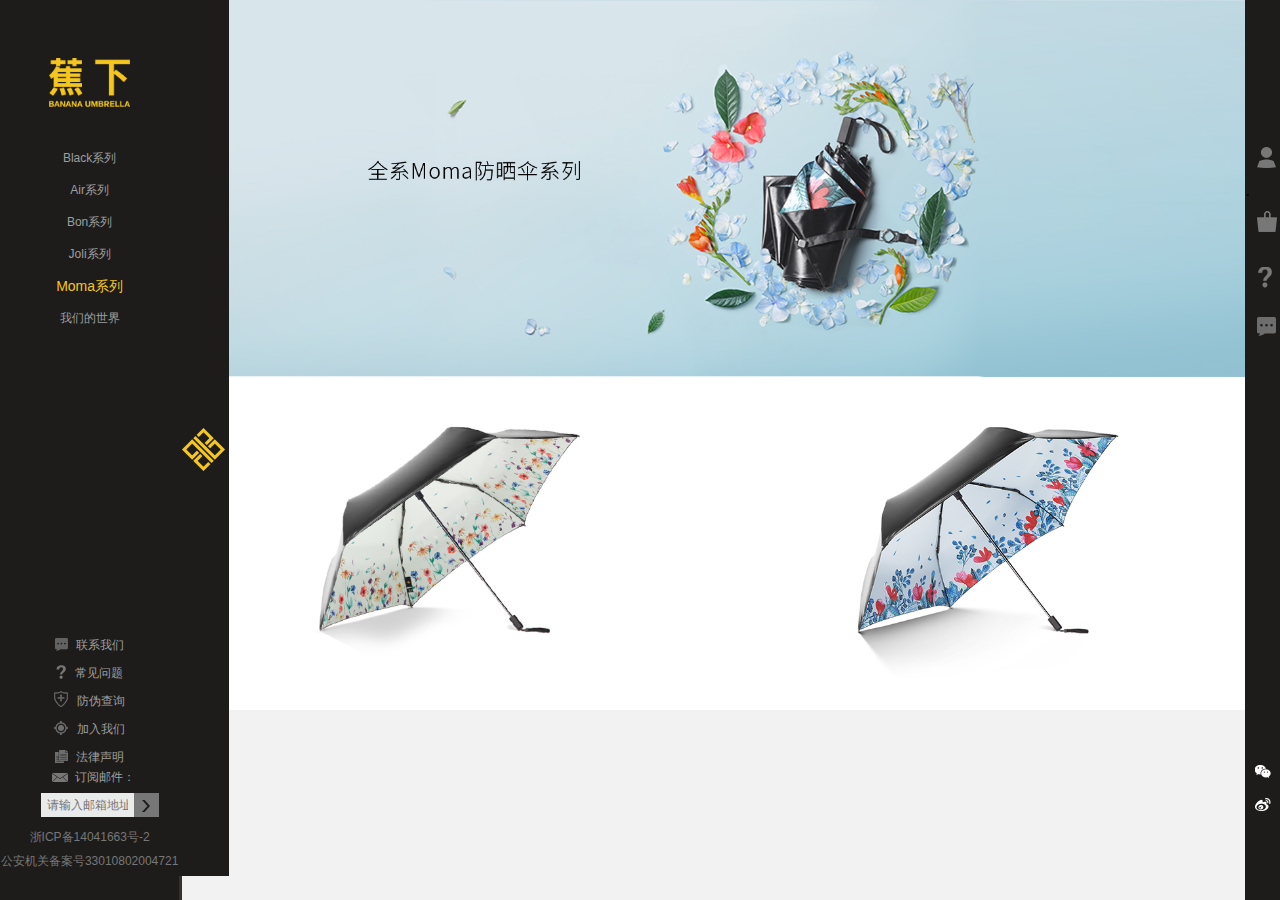
<file: moma.html>
<!DOCTYPE html>
<html lang="en">
<head>
    <meta charset="UTF-8">
    <title>探索Moma系列 - 产品展示 - 蕉下(Banana Umbrella)官网</title>
    <link rel="stylesheet" href="css/base.css"/>
    <link rel="stylesheet" href="css/black.css"/>
    <script src="js/jquery.min.js"></script>
    <script src="js/index.js"></script>
    <script src="js/base.js"></script>
</head>
<body>
<div class="all-warp">

    <!--leftContent start-->
    <div class="all-left">
        <div class="all-left-content">
            <div class="left-logo">
                <a href="index.html">
                    <img src="images/logo.png" alt=""/>
                </a>
            </div>
            <ul class="all-left-list">
                <li><a href="black.html">Black系列</a></li>
                <li><a href="air.html">Air系列</a></li>
                <li><a href="bon.html">Bon系列</a></li>
                <li><a href="joli.html">Joli系列</a></li>
                <li><a href="javascript:;" style="color:#F4C61E;font-size: 14px">Moma系列</a></li>
                <li><a href="world.html">我们的世界</a></li>
            </ul>
            <div class="all-left-bottom">
                <ul class="all-left-bottom-content">
                    <li>
                        <a href="contact.html">
                            <i class="left-ico1"></i>
                            联系我们
                            <span class="a-hr"></span>
                        </a>
                    </li>
                    <li>
                        <a href="wenti.html">
                            <i class="left-ico2"></i>
                            常见问题
                            <span class="a-hr"></span>
                        </a>
                    </li>
                    <li>
                        <a href="demand.html">
                            <i class="left-ico3"></i>
                            防伪查询
                            <span class="a-hr"></span>
                        </a>
                    </li>
                    <li>
                        <a href="join.html">
                            <i class="left-ico4"></i>
                            加入我们
                            <span class="a-hr"></span>
                        </a>
                    </li>
                    <li>
                        <a href="javascript:;" class="has-list">
                            <i class="left-ico5"></i>
                            法律声明
                        </a>

                        <div class="left-other" style="display:none">
                            <a href="teaching.html">
                                <p>--法律启示</p>
                            </a>
                            <a href="hide.html">
                                <p>--隐私声明</p>
                            </a>
                            <a href="apply.html">
                                <p>--使用条款</p>
                            </a></div>
                    </li>
                </ul>
                <div class="email-main">
                    <p class="email-tip">
                        <span class="email-tip-ico"></span>
                        订阅邮件：
                    </p>

                    <p class="email-address">请输入合法的邮箱地址!</p>

                    <div class="email-address-input">
                        <input type="email" name="email" placeholder="请输入邮箱地址" id="emailAddress">
                        <span id="emailDeliveryButton">
                            <i></i>
                        </span>
                    </div>
                </div>
                <p class="left-bottom-last">浙ICP备14041663号-2<br/><br/>公安机关备案号33010802004721</p>
            </div>
        </div>
        <div class="all-left-mark clearfix">
            <i></i>
        </div>
    </div>
    <div class="new-nav">
        <h2>Air系列</h2>
        <ul>
            <li><a href="javascript:;">拂梦碳纤维防晒伞</a></li>
            <li><a href="javascript:;">浅息碳纤维防晒伞</a></li>
        </ul>

    </div>
    <!--leftContent end-->
    <!--main start-->
    <main class="clearfix">
        <div class="topimg">
            <img src="images/moma_l_01.jpg" alt=""/>
        </div>
        <div class="main-left">
            <a href="javascript:;">
                <img src="images/moma_01.jpg" alt=""/>
            </a>

            <div class="attach">
                <div class="pro-l">
                    <p class="pro-l1">Moma系列拂梦碳纤维防晒伞 -- 三折/五折款</p>

                    <p class="pro-l2">¥ 399.00<i>&nbsp;</i></p>

                    <p class="pro-l3">探索更多</p>
                </div>
            </div>
        </div>
        <div class="main-right">
            <a href="javascript:;">
                <img src="images/moma_02.jpg" alt=""/>
            </a>

            <div class="attach">
                <div class="pro-l">
                    <p class="pro-l1">Moma系列浅息碳纤维防晒伞 -- 三折/五折款</p>

                    <p class="pro-l2">¥ 399.00<i>&nbsp;</i></p>

                    <p class="pro-l3">探索更多</p>
                </div>
            </div>
        </div>
    </main>
    <!--main end-->
    <!--rightContent start-->
    <div class="all-right">
        <div class="all-rightTOP">
            <ul class="right-list">
                <li>
                    <span>
                        <i class="r-ico1"></i>
                        <a href="javascript:;" id="user-enter"> 登录/注册</a>
                    </span>
                </li>
                .
                <li>
                    <span class="right-car">
                        <i class="r-ico2"></i>
                        <a href="javascript:;">我的购物袋</a>

                         <div class="show-commodity">
                             您的购物袋中暂无商品。
                         </div>
                    </span>
                </li>
                <li>
                    <span>
                        <i class="r-ico3"></i>
                        <a href="javascript:;">客户服务</a>
                    </span>
                </li>
                <li>
                    <span>
                        <i class="r-ico4"></i>
                        <a href="javascript:;">在线客服</a>
                    </span>
                </li>
            </ul>
        </div>
        <div class="all-rightBOTTOM">
            <ul class="right-bottom">
                <li class="wx-icon">
                    <img src="images/code_wx.png" alt="" id="code-wx"/>
                </li>
                <li class="wb-icon">
                    <img src="images/code_wb.png" alt=""/>
                </li>
                <li class="to-top" id="totop"></li>
            </ul>
        </div>

    </div>
    <!--rightContent end-->
    <!--user start-->
    <div class="click-bg"></div>
    <div class="click-data">
        <span class="click-close" id="click-close"></span>

        <div class="login">
            <div class="login-left">
                <form action="POST">
                    <p class="user-head">已注册用户</p>

                    <p class="user-head2">请于下方输入您的手机号码和密码，以登录您的账户</p>

                    <div class="user-input-warp">
                        <input id="uesr-tel" type="text" class="input" name="username" maxlength="11"
                               onkeyup="this.value=this.value.replace(/\D/g,'')"
                               onafterpaste="this.value=this.value.replace(/\D/g,'')"/>
                        <span class="user-tel">手机号码*</span>
                    </div>
                    <div class="user-wall"></div>
                    <div class="user-input-warp">
                        <input id="uesr-psd" type="password" class="input" name="password"/>
                        <span class="user-psd">密码*</span>
                    </div>
                    <p>
                        <a href="javascript:;" class="forget-psd">忘记密码了?</a>
                    </p>
                    <span class="user-remember">下次记住我的信息</span>
                    <i class="remember"><s class="remember2"></s></i>
                    <span class="user-all-click">点击登录</span>
                </form>
            </div>
            <div class="user-wall2"></div>
            <div class="login-right">
                <p class="user-head">新用户</p>

                <p>现在注册，即可成为Banana Umbrella会员，获得VIP尊享服务。</p>

                <p class="">你可以：</p>

                <p>-接收时事通讯</p>

                <p>-获得新品上市、独家限量设计新闻以及促销讯息</p>

                <p>-实现更快捷的结账流程</p>

                <p>-管理您的订单和退货信息</p>

                <p class=""><span class="user-all-click">注册</span></p>

            </div>
        </div>
    </div>
    <!--register start-->
    <div class="users-register" id="users-register" style="display: none">
        <form method="post">
            <div class="users-register-head">
                <span class="click-close" id="click-close2"></span>

                <p class="users-register-tip">新用户</p>

                <div class="users-register-wamp">
                    <input type="text" class="input" name="mobile" maxlength="11"
                           onkeyup="this.value=this.value.replace(/\D/g,'')"
                           onafterpaste="this.value=this.value.replace(/\D/g,'')"/>
                    <span class="input-bor">输入手机号码*</span>
                </div>
                <div class="users-register-wamp">
                    <input type="text" class="input" name="sms_verifycode">
                    <span class="input-bor">输入手机验证码*</span>
                </div>
                <div class="users-register-wamp">
                    <input type="password" name="regpassword" class="input" maxlength="12">
                    <span class="input-bor">输入6~12字符密码*</span>

                </div>
                <div class="users-register-wamp">
                    <input type="password" name="re_regpassword" class="input" maxlength="12">
                    <span class="input-bor">确认密码*</span>

                </div>
                <div class="users-register-wamp">
                    <input type="text" class="input" name="name">
                    <span class="input-bor">昵称*</span>
                </div>
                <span class="user-all-click">注册</span>
            </div>
        </form>
    </div>
    <!--register end-->
    <!--user end-->

</div>
</body>
</html>
</file>
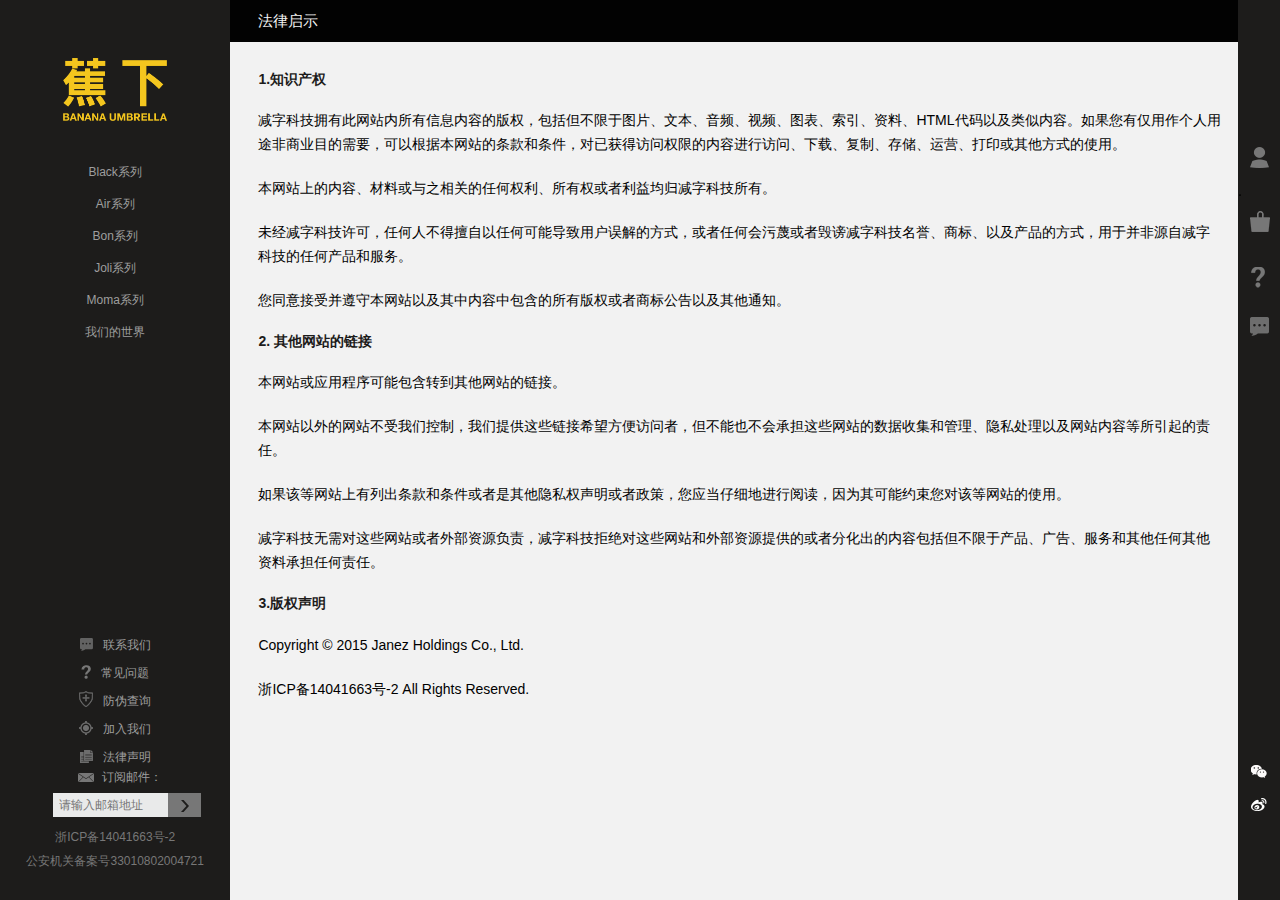
<file: teaching.html>
<!DOCTYPE html>
<html lang="en">
<head>
    <meta charset="UTF-8">
    <title>法律启示</title>
    <link rel="stylesheet" href="css/index.css"/>
    <link rel="stylesheet" href="css/law.css"/>
    <script src="js/jquery.min.js"></script>
    <script src="js/index.js"></script>
</head>
<body>
<div class="all-warp">
    <!--leftContent start-->
    <div class="all-left">
        <div class="all-left-content">
            <div class="left-logo">
                <a href="javascript:;">
                    <img src="images/logo.png" alt=""/>
                </a>
            </div>
            <ul class="all-left-list">
                <li><a href="black.html">Black系列</a></li>
                <li><a href="air.html">Air系列</a></li>
                <li><a href="bon.html">Bon系列</a></li>
                <li><a href="joli.html">Joli系列</a></li>
                <li><a href="moma.html">Moma系列</a></li>
                <li><a href="world.html">我们的世界</a></li>
            </ul>
            <div class="all-left-bottom">
                <ul class="all-left-bottom-content">
                    <li>
                        <a href="contact.html">
                            <i class="left-ico1"></i>
                            联系我们
                            <span class="a-hr"></span>
                        </a>
                    </li>
                    <li>
                        <a href="wenti.html">
                            <i class="left-ico2"></i>
                            常见问题
                            <span class="a-hr"></span>
                        </a>
                    </li>
                    <li>
                        <a href="demand.html">
                            <i class="left-ico3"></i>
                            防伪查询
                            <span class="a-hr"></span>
                        </a>
                    </li>
                    <li>
                        <a href="join.html">
                            <i class="left-ico4"></i>
                            加入我们
                            <span class="a-hr"></span>
                        </a>
                    </li>
                    <li>
                        <a href="javascript:;" class="has-list">
                            <i class="left-ico5"></i>
                            法律声明
                        </a>

                        <div class="left-other" style="display:none">
                            <a href="teaching.html">
                                <p>--法律启示</p>
                            </a>
                            <a href="hide.html">
                                <p>--隐私声明</p>
                            </a>
                            <a href="apply.html">
                                <p>--使用条款</p>
                            </a></div>
                    </li>
                </ul>
                <div class="email-main">
                    <p class="email-tip">
                        <span class="email-tip-ico"></span>
                        订阅邮件：
                    </p>

                    <p class="email-address">请输入合法的邮箱地址!</p>

                    <div class="email-address-input">
                        <input type="email" name="email" placeholder="请输入邮箱地址" id="emailAddress">
                        <span id="emailDeliveryButton">
                            <i></i>
                        </span>
                    </div>
                </div>
                <p class="left-bottom-last">浙ICP备14041663号-2<br/><br/>公安机关备案号33010802004721</p>
            </div>
        </div>
    </div>
    <div class="all-left-mark"></div>
    <!--leftContent end-->
    <!--rightContent start-->
    <div class="all-right">
        <div class="all-rightTOP">
            <ul class="right-list">
                <li>
                    <span>
                        <i class="r-ico1"></i>
                        <a href="javascript:;" id="user-enter"> 登录/注册</a>
                    </span>
                </li>
                .
                <li>
                    <span class="right-car">
                        <i class="r-ico2"></i>
                        <a href="javascript:;">我的购物袋</a>

                         <div class="show-commodity">
                             您的购物袋中暂无商品。
                         </div>
                    </span>
                </li>
                <li>
                    <span>
                        <i class="r-ico3"></i>
                        <a href="javascript:;">客户服务</a>
                    </span>
                </li>
                <li>
                    <span>
                        <i class="r-ico4"></i>
                        <a href="javascript:;">在线客服</a>
                    </span>
                </li>
            </ul>
        </div>
        <div class="all-rightBOTTOM">
            <ul class="right-bottom">
                <li class="wx-icon">
                    <img src="images/code_wx.png" alt="" id="code-wx"/>
                </li>
                <li class="wb-icon">
                    <img src="images/code_wb.png" alt=""/>
                </li>
                <li class="to-top" id="totop"></li>
            </ul>
        </div>
    </div>
    <!--rightContent end-->

    <!--user start-->
    <div class="click-bg"></div>
    <div class="click-data">
        <span class="click-close" id="click-close"></span>

        <div class="login">
            <div class="login-left">
                <form action="POST">
                    <p class="user-head">已注册用户</p>

                    <p class="user-head2">请于下方输入您的手机号码和密码，以登录您的账户</p>

                    <div class="user-input-warp">
                        <input id="uesr-tel" type="text" class="input" name="username" maxlength="11"
                               onkeyup="this.value=this.value.replace(/\D/g,'')"
                               onafterpaste="this.value=this.value.replace(/\D/g,'')"/>
                        <span class="user-tel">手机号码*</span>
                    </div>
                    <div class="user-wall"></div>
                    <div class="user-input-warp">
                        <input id="uesr-psd" type="password" class="input" name="password"/>
                        <span class="user-psd">密码*</span>
                    </div>
                    <p>
                        <a href="#" class="forget-psd">忘记密码了?</a>
                    </p>
                    <span class="user-remember">下次记住我的信息</span>
                    <i class="remember"><s class="remember2"></s></i>
                    <span class="user-all-click">点击登录</span>
                </form>
            </div>
            <div class="user-wall2"></div>
            <div class="login-right">
                <p class="user-head">新用户</p>

                <p>现在注册，即可成为Banana Umbrella会员，获得VIP尊享服务。</p>

                <p class="">你可以：</p>

                <p>-接收时事通讯</p>

                <p>-获得新品上市、独家限量设计新闻以及促销讯息</p>

                <p>-实现更快捷的结账流程</p>

                <p>-管理您的订单和退货信息</p>

                <p class=""><span class="user-all-click">注册</span></p>

            </div>
        </div>
    </div>
    <!--register start-->
    <div class="users-register" id="users-register" style="display: none">
        <form method="post">
            <div class="users-register-head">
                <span class="click-close" id="click-close2"></span>

                <p class="users-register-tip">新用户</p>

                <div class="users-register-wamp">
                    <input type="text" class="input" name="mobile" maxlength="11"
                           onkeyup="this.value=this.value.replace(/\D/g,'')"
                           onafterpaste="this.value=this.value.replace(/\D/g,'')"/>
                    <span class="input-bor">输入手机号码*</span>
                </div>
                <div class="users-register-wamp">
                    <input type="text" class="input" name="sms_verifycode">
                    <span class="input-bor">输入手机验证码*</span>
                </div>
                <div class="users-register-wamp">
                    <input type="password" name="regpassword" class="input" maxlength="12">
                    <span class="input-bor">输入6~12字符密码*</span>

                </div>
                <div class="users-register-wamp">
                    <input type="password" name="re_regpassword" class="input" maxlength="12">
                    <span class="input-bor">确认密码*</span>

                </div>
                <div class="users-register-wamp">
                    <input type="text" class="input" name="name">
                    <span class="input-bor">昵称*</span>
                </div>
                <span class="user-all-click">注册</span>
            </div>
        </form>
    </div>
    <!--register end-->
    <!--user end-->
    <!--centerContent start-->
    <div class="center">
        <div class="center-top">
            <div class="top-contact">
                法律启示
            </div>

            <div class="contact-bottom">
                <h2>1.知识产权</h2>

                <p>
                    减字科技拥有此网站内所有信息内容的版权，包括但不限于图片、文本、音频、视频、图表、索引、资料、HTML代码以及类似内容。如果您有仅用作个人用途非商业目的需要，可以根据本网站的条款和条件，对已获得访问权限的内容进行访问、下载、复制、存储、运营、打印或其他方式的使用。</p>

                <p>本网站上的内容、材料或与之相关的任何权利、所有权或者利益均归减字科技所有。</p>

                <p>未经减字科技许可，任何人不得擅自以任何可能导致用户误解的方式，或者任何会污蔑或者毁谤减字科技名誉、商标、以及产品的方式，用于并非源自减字科技的任何产品和服务。</p>

                <p>您同意接受并遵守本网站以及其中内容中包含的所有版权或者商标公告以及其他通知。</p>

                <h2>2. 其他网站的链接</h2>

                <p>本网站或应用程序可能包含转到其他网站的链接。</p>

                <p>本网站以外的网站不受我们控制，我们提供这些链接希望方便访问者，但不能也不会承担这些网站的数据收集和管理、隐私处理以及网站内容等所引起的责任。</p>

                <p>如果该等网站上有列出条款和条件或者是其他隐私权声明或者政策，您应当仔细地进行阅读，因为其可能约束您对该等网站的使用。</p>

                <p>减字科技无需对这些网站或者外部资源负责，减字科技拒绝对这些网站和外部资源提供的或者分化出的内容包括但不限于产品、广告、服务和其他任何其他资料承担任何责任。</p>
                <h2>3.版权声明</h2>
                <p>Copyright © 2015 Janez Holdings Co., Ltd.</p>
                <p>浙ICP备14041663号-2 All Rights Reserved.</p>
            </div>
        </div>
    </div>
    <!--centerContent end-->
</div>
</body>
</html>
</file>
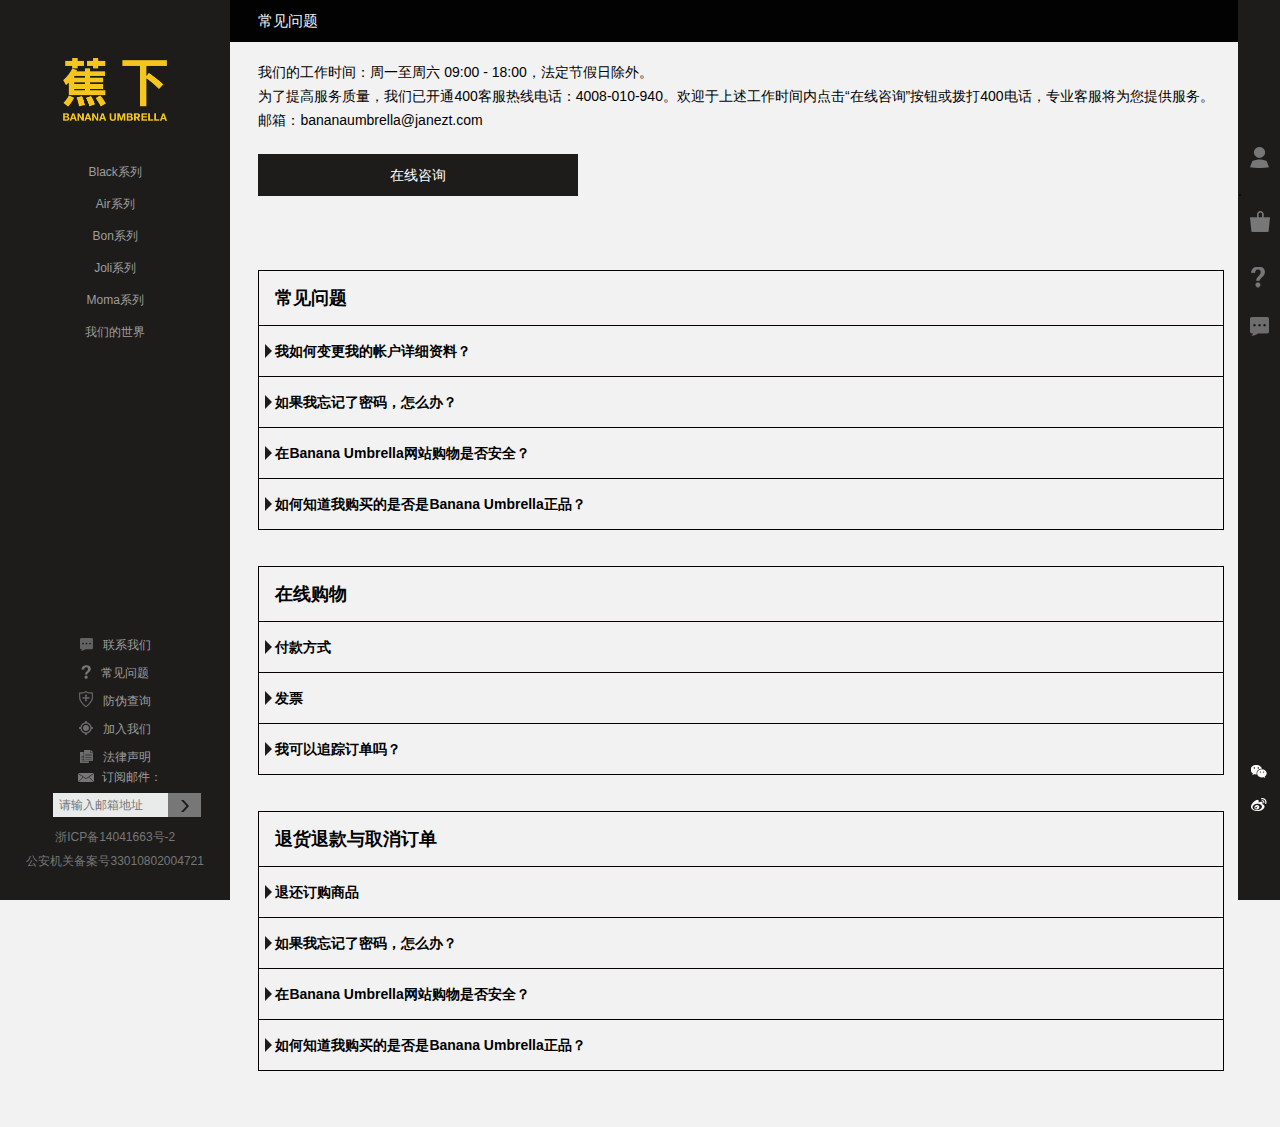
<file: wenti.html>
<!DOCTYPE html>
<html lang="en">
<head>
    <meta charset="UTF-8">
    <title>客户服务</title>
    <link rel="stylesheet" href="css/index.css"/>
    <link rel="stylesheet" href="css/contact.css"/>
    <script src="js/jquery.min.js"></script>
    <script src="js/index.js"></script>
    <script src="js/wenti.js"></script>
</head>
<body>
<div class="all-warp">
    <!--leftContent start-->
    <div class="all-left">
        <div class="all-left-content">
            <div class="left-logo">
                <a href="javascript:;">
                    <img src="images/logo.png" alt=""/>
                </a>
            </div>
            <ul class="all-left-list">
                <li><a href="black.html">Black系列</a></li>
                <li><a href="air.html">Air系列</a></li>
                <li><a href="bon.html">Bon系列</a></li>
                <li><a href="joli.html">Joli系列</a></li>
                <li><a href="moma.html">Moma系列</a></li>
                <li><a href="world.html">我们的世界</a></li>
            </ul>
            <div class="all-left-bottom">
                <ul class="all-left-bottom-content">
                    <li>
                        <a href="contact.html">
                            <i class="left-ico1"></i>
                            联系我们
                            <span class="a-hr"></span>
                        </a>
                    </li>
                    <li>
                        <a href="wenti.html">
                            <i class="left-ico2"></i>
                            常见问题
                            <span class="a-hr"></span>
                        </a>
                    </li>
                    <li>
                        <a href="demand.html">
                            <i class="left-ico3"></i>
                            防伪查询
                            <span class="a-hr"></span>
                        </a>
                    </li>
                    <li>
                        <a href="join.html">
                            <i class="left-ico4"></i>
                            加入我们
                            <span class="a-hr"></span>
                        </a>
                    </li>
                    <li>
                        <a href="javascript:;" class="has-list">
                            <i class="left-ico5"></i>
                            法律声明
                        </a>

                        <div class="left-other" style="display:none">
                            <a href="teaching.html">
                                <p>--法律启示</p>
                            </a>
                            <a href="hide.html">
                                <p>--隐私声明</p>
                            </a>
                            <a href="apply.html">
                                <p>--使用条款</p>
                            </a></div>
                    </li>
                </ul>
                <div class="email-main">
                    <p class="email-tip">
                        <span class="email-tip-ico"></span>
                        订阅邮件：
                    </p>

                    <p class="email-address">请输入合法的邮箱地址!</p>

                    <div class="email-address-input">
                        <input type="email" name="email" placeholder="请输入邮箱地址" id="emailAddress">
                        <span id="emailDeliveryButton">
                            <i></i>
                        </span>
                    </div>
                </div>
                <p class="left-bottom-last">浙ICP备14041663号-2<br/><br/>公安机关备案号33010802004721</p>
            </div>
        </div>
    </div>
    <div class="all-left-mark"></div>
    <!--leftContent end-->
    <!--rightContent start-->
    <div class="all-right">
        <div class="all-rightTOP">
            <ul class="right-list">
                <li>
                    <span>
                        <i class="r-ico1"></i>
                        <a href="javascript:;" id="user-enter"> 登录/注册</a>
                    </span>
                </li>
                .
                <li>
                    <span class="right-car">
                        <i class="r-ico2"></i>
                        <a href="javascript:;">我的购物袋</a>

                         <div class="show-commodity">
                             您的购物袋中暂无商品。
                         </div>
                    </span>
                </li>
                <li>
                    <span>
                        <i class="r-ico3"></i>
                        <a href="javascript:;">客户服务</a>
                    </span>
                </li>
                <li>
                    <span>
                        <i class="r-ico4"></i>
                        <a href="javascript:;">在线客服</a>
                    </span>
                </li>
            </ul>
        </div>
        <div class="all-rightBOTTOM">
            <ul class="right-bottom">
                <li class="wx-icon">
                    <img src="images/code_wx.png" alt="" id="code-wx"/>
                </li>
                <li class="wb-icon">
                    <img src="images/code_wb.png" alt=""/>
                </li>
                <li class="to-top" id="totop"></li>
            </ul>
        </div>
    </div>
    <!--rightContent end-->

    <!--user start-->
    <div class="click-bg"></div>
    <div class="click-data">
        <span class="click-close" id="click-close"></span>

        <div class="login">
            <div class="login-left">
                <form action="POST">
                    <p class="user-head">已注册用户</p>

                    <p class="user-head2">请于下方输入您的手机号码和密码，以登录您的账户</p>

                    <div class="user-input-warp">
                        <input id="uesr-tel" type="text" class="input" name="username" maxlength="11"
                               onkeyup="this.value=this.value.replace(/\D/g,'')"
                               onafterpaste="this.value=this.value.replace(/\D/g,'')"/>
                        <span class="user-tel">手机号码*</span>
                    </div>
                    <div class="user-wall"></div>
                    <div class="user-input-warp">
                        <input id="uesr-psd" type="password" class="input" name="password"/>
                        <span class="user-psd">密码*</span>
                    </div>
                    <p>
                        <a href="#" class="forget-psd">忘记密码了?</a>
                    </p>
                    <span class="user-remember">下次记住我的信息</span>
                    <i class="remember"><s class="remember2"></s></i>
                    <span class="user-all-click">点击登录</span>
                </form>
            </div>
            <div class="user-wall2"></div>
            <div class="login-right">
                <p class="user-head">新用户</p>

                <p>现在注册，即可成为Banana Umbrella会员，获得VIP尊享服务。</p>

                <p class="">你可以：</p>

                <p>-接收时事通讯</p>

                <p>-获得新品上市、独家限量设计新闻以及促销讯息</p>

                <p>-实现更快捷的结账流程</p>

                <p>-管理您的订单和退货信息</p>

                <p class=""><span class="user-all-click">注册</span></p>

            </div>
        </div>
    </div>
    <!--register start-->
    <div class="users-register" id="users-register" style="display: none">
        <form method="post">
            <div class="users-register-head">
                <span class="click-close" id="click-close2"></span>

                <p class="users-register-tip">新用户</p>

                <div class="users-register-wamp">
                    <input type="text" class="input" name="mobile" maxlength="11"
                           onkeyup="this.value=this.value.replace(/\D/g,'')"
                           onafterpaste="this.value=this.value.replace(/\D/g,'')"/>
                    <span class="input-bor">输入手机号码*</span>
                </div>
                <div class="users-register-wamp">
                    <input type="text" class="input" name="sms_verifycode">
                    <span class="input-bor">输入手机验证码*</span>
                </div>
                <div class="users-register-wamp">
                    <input type="password" name="regpassword" class="input" maxlength="12">
                    <span class="input-bor">输入6~12字符密码*</span>

                </div>
                <div class="users-register-wamp">
                    <input type="password" name="re_regpassword" class="input" maxlength="12">
                    <span class="input-bor">确认密码*</span>

                </div>
                <div class="users-register-wamp">
                    <input type="text" class="input" name="name">
                    <span class="input-bor">昵称*</span>
                </div>
                <span class="user-all-click">注册</span>
            </div>
        </form>
    </div>
    <!--register end-->
    <!--user end-->
    <!--centerContent start-->
    <div class="center">
        <div class="center-top">
            <div class="top-contact">
                常见问题
            </div>

            <div class="contact-bottom">
                <p>我们的工作时间：周一至周六 09:00 - 18:00，法定节假日除外。</p>

                <p>为了提高服务质量，我们已开通400客服热线电话：4008-010-940。欢迎于上述工作时间内点击“在线咨询”按钮或拨打400电话，专业客服将为您提供服务。</p>

                <p>邮箱：bananaumbrella@janezt.com</p>

                <p>在线咨询</p>

            </div>

            <div class="wenti-list">
                <ul class="wenti-list1">
                    <li>常见问题</li>
                    <li><i></i>我如何变更我的帐户详细资料？
                        <p>
                            请前往我的账户，然后使用您的电子邮件地址和密码登录帐户。选择“修改资料”以更新资料，请记住点击“修改”按钮。基于个人账户的安全考虑，我们可能询问详细信息以确认您的身份。
                        </p></li>
                    <li><i></i>如果我忘记了密码，怎么办？<p>
                        请到访我的帐户，选择“登录/注册”，然后选择“忘记了密码？”。我们将通过电子邮件发送新密码。基于个人账户的安全考虑，我们可能询问详细信息以确认您的身份。
                    </p></li>
                    <li><i></i>在Banana Umbrella网站购物是否安全？<p>
                        我们的网站具备顶级的安全系统以加密您的付款详细信息，使信息无法在网上被其他人读取。如需了解完整信息，请参阅我们的隐私政策。
                    </p></li>
                    <li><i></i>如何知道我购买的是否是Banana Umbrella正品？
                        <p>Banana Umbrella商品仅限Banana Umbrella.com ; Banana Umbrella天猫店铺以及指定授权分销商有售。Banana
                            Umbrella无法保证从其他来源购买的商品是否为正品。</p>

                        <p>Banana Umbrella没有官方折扣网站或声称自己是出售Banana Umbrella正品、而实际上却是出售假冒伪劣商品的折扣网站。</p>

                        <p>如果您还有任何疑问，欢迎随时联系我们。我们的服务时间：周一至周六 09:00 - 18:00，法定节假日除外，如有变更，以官网公告为准。</p>
                    </li>
                </ul>
                <ul class="wenti-list1">
                    <li>在线购物</li>
                    <li><i></i>付款方式
                        <p>
                            Banana Umbrella接受以下付款方式：<br><br>
                            ①支付宝
                        </p></li>
                    <li><i></i> 发票<p>
                        对于所有在www.bananaumbrella.com上提交的订单，我们会将发票与商品一起配送。如果您想退还订单中的商品，请务必将原始发票和退货商品一并退回。如果没有原始发票，将不予处理退款。
                    </p></li>
                    <li><i></i> 我可以追踪订单吗？<p>
                        如果您已注册Banana Umbrella帐户，请选择我的帐户，登录后选择“我的订单”标签，追踪您的订单物流信息。
                    </p></li>
                </ul>
                <ul class="wenti-list1">
                    <li>退货退款与取消订单</li>
                    <li><i></i>退还订购商品
                        <p>Banana Umbrella为寄出后30天以内的商品提供免费退货服务，前提是满足下面指定的退货条件。</p>
                        <p>所购商品须与原始退货表一同退回，必须附上退货商品的原始发票。退回的商品必须保持未使用的原始状态，并需附上所有Banana Umbrella商品标签及相关赠品或所包含的说明书。</p>
                        <p>如何退还订购商品</p>
                        <br>
                        <p>1. 将商品放于原始配送箱中；</p>
                        <p>2. 联系快递公司寄送您要退货的商品，并保留快递编号回执，方便您进行物流跟踪；</p>
                        <p>3. 在我的订单页面在线提交退货申请，请务必认真填写真实有效的退货快递单号；</p>
                        <p>4. 在收到退货商品之后，Banana Umbrella会针对原始订单处理您的退款。</p>
                        <p>重要提示：Banana Umbrella对退回商品因物流公司造成的损坏不承担任何责任。</p>

                    </li>
                    <li><i></i>如果我忘记了密码，怎么办？<p>
                        请到访我的帐户，选择“登录/注册”，然后选择“忘记了密码？”。我们将通过电子邮件发送新密码。基于个人账户的安全考虑，我们可能询问详细信息以确认您的身份。
                    </p></li>
                    <li><i></i>在Banana Umbrella网站购物是否安全？<p>
                        我们的网站具备顶级的安全系统以加密您的付款详细信息，使信息无法在网上被其他人读取。如需了解完整信息，请参阅我们的隐私政策。
                    </p></li>
                    <li><i></i>如何知道我购买的是否是Banana Umbrella正品？
                        <p>Banana Umbrella商品仅限Banana Umbrella.com ; Banana Umbrella天猫店铺以及指定授权分销商有售。Banana
                            Umbrella无法保证从其他来源购买的商品是否为正品。</p>

                        <p>Banana Umbrella没有官方折扣网站或声称自己是出售Banana Umbrella正品、而实际上却是出售假冒伪劣商品的折扣网站。</p>

                        <p>如果您还有任何疑问，欢迎随时联系我们。我们的服务时间：周一至周六 09:00 - 18:00，法定节假日除外，如有变更，以官网公告为准。</p>
                    </li>
                </ul>
            </div>
        </div>
    </div>
    <!--centerContent end-->
</div>
</body>
</html>
</file>
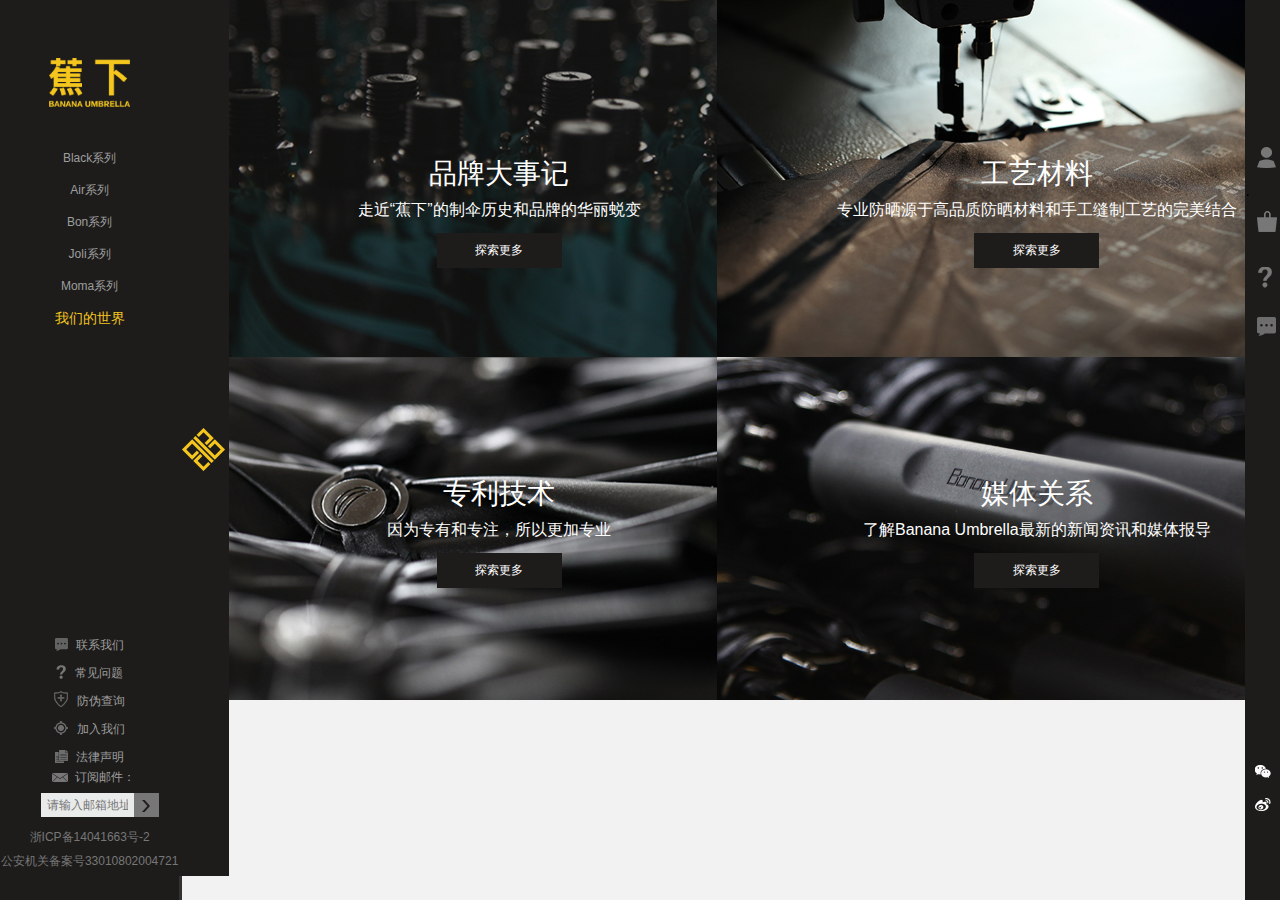
<file: world.html>
<!DOCTYPE html>
<html lang="en">
<head>
    <meta charset="UTF-8">
    <title>我们的世界</title>
    <link rel="stylesheet" href="css/base.css"/>
    <link rel="stylesheet" href="css/black.css"/>
    <link rel="stylesheet" href="css/world.css"/>
    <script src="js/jquery.min.js"></script>
    <script src="js/index.js"></script>
    <script src="js/base.js"></script>
</head>
<body>
<div class="all-warp">

    <!--leftContent start-->
    <div class="all-left">
        <div class="all-left-content">
            <div class="left-logo">
                <a href="index.html">
                    <img src="images/logo.png" alt=""/>
                </a>
            </div>
            <ul class="all-left-list">
                <li><a href="black.html">Black系列</a></li>
                <li><a href="air.html">Air系列</a></li>
                <li><a href="bon.html">Bon系列</a></li>
                <li><a href="joli.html">Joli系列</a></li>
                <li><a href="moma.html;">Moma系列</a></li>
                <li><a href="javascript:;" style="color:#F4C61E;font-size: 14px">我们的世界</a></li>
            </ul>
            <div class="all-left-bottom">
                <ul class="all-left-bottom-content">
                    <li>
                        <a href="contact.html">
                            <i class="left-ico1"></i>
                            联系我们
                            <span class="a-hr"></span>
                        </a>
                    </li>
                    <li>
                        <a href="wenti.html">
                            <i class="left-ico2"></i>
                            常见问题
                            <span class="a-hr"></span>
                        </a>
                    </li>
                    <li>
                        <a href="demand.html">
                            <i class="left-ico3"></i>
                            防伪查询
                            <span class="a-hr"></span>
                        </a>
                    </li>
                    <li>
                        <a href="join.html">
                            <i class="left-ico4"></i>
                            加入我们
                            <span class="a-hr"></span>
                        </a>
                    </li>
                    <li>
                        <a href="javascript:;" class="has-list">
                            <i class="left-ico5"></i>
                            法律声明
                        </a>

                        <div class="left-other" style="display:none">
                            <a href="teaching.html">
                                <p>--法律启示</p>
                            </a>
                            <a href="hide.html">
                                <p>--隐私声明</p>
                            </a>
                            <a href="apply.html">
                                <p>--使用条款</p>
                            </a></div>
                    </li>
                </ul>
                <div class="email-main">
                    <p class="email-tip">
                        <span class="email-tip-ico"></span>
                        订阅邮件：
                    </p>

                    <p class="email-address">请输入合法的邮箱地址!</p>

                    <div class="email-address-input">
                        <input type="email" name="email" placeholder="请输入邮箱地址" id="emailAddress">
                        <span id="emailDeliveryButton">
                            <i></i>
                        </span>
                    </div>
                </div>
                <p class="left-bottom-last">浙ICP备14041663号-2<br/><br/>公安机关备案号33010802004721</p>
            </div>
        </div>
        <div class="all-left-mark clearfix">
            <i></i>
        </div>
    </div>
    <div class="new-nav">
        <h2>我们的世界</h2>

        <p>存匠心，致蕉下</p>
        <ul>
            <li><a href="#">品牌故事</a></li>
            <li><a href="#">工艺和材料</a></li>
            <li><a href="#">专利技术</a></li>
            <li><a href="#">媒体关系</a></li>
        </ul>


    </div>
    <!--leftContent end-->
    <main class="world">
        <div><img src="images/wo1.jpg" alt=""/>

            <div class="world-more">
                <p class="myp">品牌大事记</p>

                <p>走近“蕉下”的制伞历史和品牌的华丽蜕变</p>
                <a href="#">探索更多</a>
            </div>
        </div>
        <div><img src="images/wo2.jpg" alt=""/>

            <div class="world-more">
                <p class="myp">工艺材料</p>

                <p>专业防晒源于高品质防晒材料和手工缝制工艺的完美结合</p>
                <a href="#">探索更多</a>
            </div>
        </div>
        <div><img src="images/wo3.jpg" alt=""/>

            <div class="world-more2">
                <p class="myp">专利技术</p>

                <p>因为专有和专注，所以更加专业</p>
                <a href="#">探索更多</a>
            </div>
        </div>
        <div><img src="images/wo4.jpg" alt=""/>

            <div class="world-more2">
                <p class="myp">媒体关系</p>

                <p>了解Banana Umbrella最新的新闻资讯和媒体报导</p>
                <a href="#">探索更多</a>
            </div>
        </div>
    </main>
    <!--rightContent start-->
    <div class="all-right">
        <div class="all-rightTOP">
            <ul class="right-list">
                <li>
                    <span>
                        <i class="r-ico1"></i>
                        <a href="javascript:;" id="user-enter"> 登录/注册</a>
                    </span>
                </li>
                .
                <li>
                    <span class="right-car">
                        <i class="r-ico2"></i>
                        <a href="javascript:;">我的购物袋</a>

                         <div class="show-commodity">
                             您的购物袋中暂无商品。
                         </div>
                    </span>
                </li>
                <li>
                    <span>
                        <i class="r-ico3"></i>
                        <a href="javascript:;">客户服务</a>
                    </span>
                </li>
                <li>
                    <span>
                        <i class="r-ico4"></i>
                        <a href="javascript:;">在线客服</a>
                    </span>
                </li>
            </ul>
        </div>
        <div class="all-rightBOTTOM">
            <ul class="right-bottom">
                <li class="wx-icon">
                    <img src="images/code_wx.png" alt="" id="code-wx"/>
                </li>
                <li class="wb-icon">
                    <img src="images/code_wb.png" alt=""/>
                </li>
                <li class="to-top" id="totop"></li>
            </ul>
        </div>

    </div>
    <!--rightContent end-->
    <!--user start-->
    <div class="click-bg"></div>
    <div class="click-data">
        <span class="click-close" id="click-close"></span>

        <div class="login">
            <div class="login-left">
                <form action="POST">
                    <p class="user-head">已注册用户</p>

                    <p class="user-head2">请于下方输入您的手机号码和密码，以登录您的账户</p>

                    <div class="user-input-warp">
                        <input id="uesr-tel" type="text" class="input" name="username" maxlength="11"
                               onkeyup="this.value=this.value.replace(/\D/g,'')"
                               onafterpaste="this.value=this.value.replace(/\D/g,'')"/>
                        <span class="user-tel">手机号码*</span>
                    </div>
                    <div class="user-wall"></div>
                    <div class="user-input-warp">
                        <input id="uesr-psd" type="password" class="input" name="password"/>
                        <span class="user-psd">密码*</span>
                    </div>
                    <p>
                        <a href="javascript:;" class="forget-psd">忘记密码了?</a>
                    </p>
                    <span class="user-remember">下次记住我的信息</span>
                    <i class="remember"><s class="remember2"></s></i>
                    <span class="user-all-click">点击登录</span>
                </form>
            </div>
            <div class="user-wall2"></div>
            <div class="login-right">
                <p class="user-head">新用户</p>

                <p>现在注册，即可成为Banana Umbrella会员，获得VIP尊享服务。</p>

                <p class="">你可以：</p>

                <p>-接收时事通讯</p>

                <p>-获得新品上市、独家限量设计新闻以及促销讯息</p>

                <p>-实现更快捷的结账流程</p>

                <p>-管理您的订单和退货信息</p>

                <p class=""><span class="user-all-click">注册</span></p>

            </div>
        </div>
    </div>
    <!--register start-->
    <div class="users-register" id="users-register" style="display: none">
        <form method="post">
            <div class="users-register-head">
                <span class="click-close" id="click-close2"></span>

                <p class="users-register-tip">新用户</p>

                <div class="users-register-wamp">
                    <input type="text" class="input" name="mobile" maxlength="11"
                           onkeyup="this.value=this.value.replace(/\D/g,'')"
                           onafterpaste="this.value=this.value.replace(/\D/g,'')"/>
                    <span class="input-bor">输入手机号码*</span>
                </div>
                <div class="users-register-wamp">
                    <input type="text" class="input" name="sms_verifycode">
                    <span class="input-bor">输入手机验证码*</span>
                </div>
                <div class="users-register-wamp">
                    <input type="password" name="regpassword" class="input" maxlength="12">
                    <span class="input-bor">输入6~12字符密码*</span>

                </div>
                <div class="users-register-wamp">
                    <input type="password" name="re_regpassword" class="input" maxlength="12">
                    <span class="input-bor">确认密码*</span>

                </div>
                <div class="users-register-wamp">
                    <input type="text" class="input" name="name">
                    <span class="input-bor">昵称*</span>
                </div>
                <span class="user-all-click">注册</span>
            </div>
        </form>
    </div>
    <!--register end-->
    <!--user end-->

</div>
</body>
</html>
</file>
<file: css/index.css>
html, body {
    color: #000;
    background: #F2F2F2;
    font-family: "Microsoft YaHei", "STHeiti", "Arial", 'helvetica';
    -webkit-font-smoothing: antialiased;
    -webkit-text-size-adjust: none;
}

body, div, dl, dt, dd, ul, ol, li, h1, h2, h3, h4, h5, h6, pre, code, form, fieldset, legend, input, button, textarea, p, blockquote, th, td {
    margin: 0;
    padding: 0;
    border: 0;
    line-height: 100%;
}

a {
    text-decoration: none;
}

a:active {
    background-color: transparent;
}

.ss {
    display: block;
    width: 300px;
    height: 500px;
    background-color: #06C
}

a:focus, input:focus {
    outline: none;
}

fieldset, img {
    border: 0;
}

table {
    border-collapse: collapse;
    border-spacing: 0;
}

address, caption, cite, code, dfn, em, strong, th, var, optgroup {
    font-style: inherit;
    font-weight: inherit;
}

del, ins {
    text-decoration: none;
}

ol, ul, li {
    list-style: none;
}

caption, th {
    text-align: left;
}

h1, h2, h3, h4, h5, h6 {
    font-size: 100%;
    font-weight: normal;
}

q:before, q:after {
    content: '';
}

abbr, acronym {
    border: 0;
    font-variant: normal;
}

sup {
    vertical-align: baseline;
}

sub {
    vertical-align: baseline;
}

input, button, textarea, select, optgroup, option {
    font-family: inherit;
    font-size: inherit;
    font-style: inherit;
    font-weight: inherit;
}

input, button, textarea, select {
    *font-size: 100%;
}

.clear {
    clear: both;
}

input::-moz-focus-inner {
    border: 0;
    padding: 0;
}

input[type=button], input[type=submit] {
    -webkit-appearance: button;
}

.clearfix:after {
    content: ".";
    display: block;
    height: 0;
    clear: both;
    visibility: hidden;
}

input {
    background-color: transparent;
}

.clearfix {
    zoom: 1;
}

.disbly {
    display: none;
}

/*leftContent start*/
.all-warp {
    width: 100%;
    height: 100%;
    min-height: 800px;

}

.all-left {
    position: fixed;
    left: 0;
    top: 0;
    width: 18%;
    height: 100%;
    min-height: 700px;
    background-color: #1D1C1B;
}

.left-logo {
    width: 100%;
    text-align: center;
    padding-top: 58px;
    padding-bottom: 32px;
}

.left-logo img {
    width: 45%;
}

.all-left-list {
    width: 100%;
}

.all-left-list li a {
    display: block;
    line-height: 32px;
    text-align: center;
    font-size: 12px;
    color: #9e9e9e;
    transition: all 200ms ease;
}

.all-left-bottom {
    width: 100%;
    text-align: center;
    position: absolute;
    left: 0;
    bottom: 15px;
}

.left-other p {
    line-height: 22px;
}

.all-left-list li a:hover {
    font-size: 14px;
    color: #f4c61e;
}

.all-left-bottom-content {

}

.all-left-bottom-content li {
    width: 100%;
    margin: 0 auto;
    font-size: 12px;
    line-height: 28px;

}

.all-left-bottom-content li a {
    font-size: 12px;
    color: #9e9e9e;
    position: relative;
}

.all-left-bottom-content li a span {
    position: absolute;
    left: 32%;
    top: 100%;
    display: block;
    background-color: #FFF;
    border-bottom: 1px solid #FFF;
    width: 0%;
    transition: all 300ms ease;
}

.all-left-bottom-content li a:hover {
    color: #FFF;
}

.all-left-bottom-content li:hover
a > span {

    width: 70%;
}

.all-left-bottom-content li a:hover .left-ico1 {
    background-image: url("../images/new-ico1.png");
}

.all-left-bottom-content li a:hover .left-ico2 {
    background-image: url("../images/new-ico2.png");
}

.all-left-bottom-content li a:hover .left-ico3 {
    background-image: url("../images/new-ico3.png");
}

.all-left-bottom-content li a:hover .left-ico4 {
    background-image: url("../images/new-ico4.png");
}

.all-left-bottom-content li a:hover .left-ico5 {
    background-image: url("../images/new-ico5.png");
}

.all-left-bottom-content li a > i {
    display: inline-block;
    margin-right: 3%;
    position: relative;
    top: 2px;
}

.left-ico1 {
    width: 13px;
    height: 13px;
    background-image: url("../images/ico1.png");
}

.left-ico2 {
    width: 10px;
    height: 14px;
    background-image: url("../images/ico2.png");
}

.left-ico3 {
    width: 14px;
    height: 16px;
    background-image: url("../images/ico3.png");
}

.left-ico4 {
    width: 14px;
    height: 14px;
    background-image: url("../images/ico4.png");
}

.left-ico5 {
    width: 13px;
    height: 14px;
    background-image: url("../images/ico5.png");
}

.email-main {
    width: 100%;
    margin: 0 auto;
    font-size: 12px;
    color: #9e9e9e;
}

.email-main .email-tip {
    padding-bottom: 10px;
}

.email-main .email-tip .email-tip-ico {
    margin-right: 2%;
    margin-left: 4%;
    position: relative;
    top: 2px;
    display: inline-block;
    width: 16px;
    height: 10px;
    background-image: url("../images/email-icon.png");
}

.email-address-input {
    height: 28px;
    width: 69%;
    padding-left: 15%;
    margin: 0 auto;
}

.email-address-input input {
    width: 65%;
    height: 85%;
    background-color: #e9eaea;
    line-height: 100%;
    padding: 0px 6px;
    border-right: none;
    font-size: 12px;
    color: #1D1C1B;
    float: left;
}

.email-address-input > span {
    position: relative;
    float: left;
    height: 85%;
    width: 20.5%;
    background-color: #777777;
    cursor: pointer;
}

.email-address-input > span > i {
    position: absolute;
    display: block;
    width: 8px;
    height: 12px;
    background-image: url(../images/submit.png);
    left: 50%;
    margin-left: -4px;
    top: 30%;
}

.email-address-input > span:hover > i {
    background-image: url(../images/new-submit.png);
}

.left-bottom-last {
    font-size: 12px;
    color: #777777;
    text-align: center;
    padding: 10px 0px 18px 0px;
}

p.email-address {
    padding: 7px 0 10px 0;
    display: none;
    color: red;
}

/*leftContent end*/

/*rightContent start*/
.all-right {
    width: 3.3%;
    height: 100%;
    position: fixed;
    z-index: 5;
    right: 0;
    top: 0;
    min-height: 700px;
    background-color: #1D1C1B;
}

.all-rightTOP {
    width: 100%;
    height: 35%;
    position: absolute;
    bottom: 50%;
}

.right-list li {
    height: 100%;
}

.right-list li > span {
    cursor: pointer;
    display: block;
    width: 146px;
    padding: 16px 0;
    background-color: transparent;
    margin-left: 0;
    transition: all 400ms ease;
}

.right-list li > span > a {
    color: #FFF;
    line-height: 100%;
    padding-bottom: 5px;
}

.right-list li > span:hover {
    margin-left: -88px;
    background-color: #1D1C1B;
}

.right-list li > span > i.r-ico1 {
    margin: -4px 12px;
    display: inline-block;
    width: 19px;
    height: 21px;
    background-image: url(../images/right-icon1.png);
}

.right-list li > span > i.r-ico2 {
    margin: -4px 12px;
    display: inline-block;
    width: 20px;
    height: 21px;
    background-image: url(../images/right-icon2.png);
}

.right-list li > span > i.r-ico3 {
    margin: -4px 13px;
    display: inline-block;
    width: 14px;
    height: 21px;
    background-image: url(../images/right-icon3.png);
}

.right-list li > span > i.r-ico4 {
    margin: -4px 12px;
    display: inline-block;
    width: 19px;
    height: 19px;
    background-image: url(../images/right-icon4.png);
}

.right-list li > span.right-car {
    width: 350px;
    height: 24px;
    padding: 16px 0;
    transition: all 300ms ease;
}

.right-list li > span.right-car:hover {
    margin-left: -300px;
}

.right-list li > span.right-car:hover > div.show-commodity {
    display: block;
}

.right-list li > span > div.show-commodity {
    display: none;
    text-align: center;
    margin-top: 24px;
    width: 345px;
    height: 150px;
    line-height: 240px;
    font-size: 16px;
    color: #1D1C1B;
    background: url("../images/shopimg.png") no-repeat top center;
    margin-left: 0;
    background-color: #fff;
    position: absolute;
}

.all-rightBOTTOM {
    position: absolute;
    bottom: 5%;
    width: 100%;
}

.all-rightBOTTOM .right-bottom {
    width: 100%;
    height: 100px;
}

.all-rightBOTTOM .right-bottom li {
    width: 100%;
    height: 33.3%;
    cursor: pointer;
    transition: all 400ms ease;
    position: relative;
}

.all-rightBOTTOM .right-bottom li.wx-icon {
    background: url(../images/wx1.png) no-repeat center;
}

.all-rightBOTTOM .right-bottom li.wx-icon:hover {
    background: url(../images/wx2.png) no-repeat center;
}

.all-rightBOTTOM .right-bottom li.wx-icon > img {
    transition: all 300ms ease;
    position: absolute;
    right: 41px;
    top: -2px;
    width: 0px;
}

.all-rightBOTTOM .right-bottom li.wx-icon:hover > img {
    width: 79px;
}

.all-rightBOTTOM .right-bottom li.wb-icon {
    background: url(../images/wb1.png) no-repeat center;
}

.all-rightBOTTOM .right-bottom li.wb-icon:hover {
    background: url(../images/wb2.png) no-repeat center;
}

.all-rightBOTTOM .right-bottom li.wb-icon > img {
    transition: all 300ms ease;
    position: absolute;
    right: 41px;
    top: -2px;
    width: 0px;
}

.all-rightBOTTOM .right-bottom li.wb-icon:hover > img {
    width: 79px;
}

.all-rightBOTTOM .right-bottom li.to-top {
    display: none;
    background: url(../images/totop.png) no-repeat center;
}

.all-rightBOTTOM .right-bottom li.to-top:hover {
    height: 25%;
}

/*rightContent end*/

/*user start*/
.click-bg {
    position: absolute;
    z-index: 4;
    opacity: 0.9;
    background-color: #000;
    position: fixed;
    height: 100%;
    width: 100%;
    left: 0px;
    top: 0px;
    display: none;
}

.click-data {
    position: absolute;
    z-index: 5;
    top: 15%;
    left: 30%;
    display: none;
}

.click-data .click-close, .users-register-head .click-close {
    display: block;
    position: absolute;
    right: 0%;
    top: 0%;
    cursor: pointer;
    height: 15px;
    width: 15px;
    background: url("../images/close.png") no-repeat;
    transition: all 300ms ease;
}

.click-data .click-close:hover {
    transform: rotateZ(-90deg);
}

.users-register-head .click-close {
    right: 10%;
    top: 25%;
}

.users-register-head .click-close:hover {
    transform: rotateZ(-90deg);
}

.click-data .login-left {
    width: 49%;
    float: left;
    margin-left: -15%;
}

.click-data .login-right {
    width: 49%;
    float: right;
}

.user-wall {
    width: 100%;
    height: 16px;
}

.user-input-warp {
    width: 100%;
    height: 60px;
}

.click-data .login-left p.user-head, .click-data .login-right p.user-head {
    text-align: center;
    font-size: 20px;
    color: #FFF;
    padding-top: 50px;
    padding-bottom: 22px;
}

.user-wall2 {
    width: 1px;
    height: 390px;
    background-color: #bbbcbc;
    float: left;
    position: absolute;
    right: 53%;
}

.click-data .login-left span.user-remember {
    color: #bbbcbc;
    font-size: 13px;
}

.click-data .login-left input {
    height: 50px;
    width: 100%;
    border: 1px solid #bbbcbc;
    background-color: transparent;
    color: #FFF;
    position: relative;
    padding-left: 15px;
    transition: all 300ms ease;
    font-size: 20px;
}

.click-data .login-left .user-tel {
    position: absolute;
    top: 50%;
    left: -13%;
    color: #bbbcbc;
    transition: all 300ms ease;
}

.login .login-left p a.forget-psd {
    line-height: 35px;
    display: block;
    color: #bbbcbc;
    text-decoration: underline;
}

i.remember {
    position: relative;
    display: inline-block;
    cursor: pointer;
    width: 17px;
    height: 17px;
    margin-right: 10px;
    background-color: transparent;
    border: 1px solid #bbbcbc;
    float: left;
}

s.remember2 {
    position: absolute;
    width: 13px;
    height: 13px;
    margin: 2px;
    background-color: #bbbcbc;
    transition: all 300ms ease;
    display: none;
}

.click-data .login-left .user-psd {
    position: absolute;
    top: 71%;
    left: -13%;
    transition: all 300ms ease;
    color: #bbbcbc;
}

.click-data .login-left input:focus + span.user-tel {
    font-size: 12px;
    top: 43%;
}

.click-data .login-left input:focus + span.user-psd {
    font-size: 12px;
    top: 66%;
}

.click-data .login-left .user-all-click, .click-data .login-right .user-all-click {
    width: 122px;
    height: 46px;
    font-size: 15px;
    line-height: 46px;
    background-color: #bbbcbc;
    text-align: center;
    display: block;
    color: #000;
    cursor: pointer;
    margin: 0px auto;
    transition: all 300ms ease;
    position: absolute;
    z-index: 9;
    bottom: -18%;
    left: 0%;
}

.click-data .login-right .user-all-click {
    left: 72%;
}

.click-data .login-left .user-all-click:hover, .click-data .login-right .user-all-click:hover {
    background-color: #FFF;
}

.click-data .login-left p.user-head2 {
    text-align: center;
    font-size: 15px;
    color: #bbbcbc;
    line-height: 26px;
    padding-bottom: 26px;
}

.click-data .login-right p {
    line-height: 26px;
    font-size: 15px;
    margin-left: 10%;
    color: #bbbcbc;
}

/*register start*/
.users-register {
    position: absolute;
    z-index: 5;
    width: 100%;
    height: 100%;
}

.users-register-tip {
    text-align: center;
    font-size: 20px;
    color: #FFF;
    padding-top: 158px;
}

.users-register form {
    width: 70%;
    margin: 0 auto;
    position: relative;
}

.users-register .users-register-head .users-register-wamp {
    position: relative;
    color: #bbbcbc;
}

.users-register .users-register-head .users-register-wamp input {

    height: 36px;
    width: 70%;
    border: 1px solid #bbbcbc;
    background-color: transparent;
    color: #FFF;
    margin-left: 15%;
    margin-top: 20px;
    transition: all 300ms ease;
    padding-top: 10px;
    line-height: 32px;
    text-indent: 15px;
}

.users-register .users-register-head .users-register-wamp span {
    position: absolute;
    left: 17%;
    top: 52%;
    transition: all 300ms ease;
}

.users-register .users-register-head .users-register-wamp input:focus + span {
    top: 32%;
    font-size: 12px;
}

.users-register .users-register-head .user-all-click {
    width: 122px;
    height: 46px;
    font-size: 15px;
    line-height: 46px;
    background-color: #bbbcbc;
    text-align: center;
    display: block;
    color: #000;
    cursor: pointer;
    margin: 0px auto;
    transition: all 300ms ease;
    position: absolute;
    z-index: 9;
    left: 45%;
    bottom: -15%;
}

.users-register .users-register-head .user-all-click:hover {
    background-color: #FFF;
}

/*register end*/
/*user end*/
/*centerContent start*/
.center {
    width: 79%;
    height: 100%;
    min-height: 700px;
    margin-left: 18%;
}

.center .center-top {
    width: 100%;
    overflow: hidden;
}

.center .center-top img {
    width: 100%;
    position: relative;
    z-index: 0;
    cursor: pointer;
}

.center .center-top a:hover + .center-top-attach {
    bottom: 17%;
}

.center .center-top .center-top-attach:hover {
    bottom: 17%;
}

.center .center-top a:hover + .center-top-attach i {
    display: block;
}

.center .center-top .center-top-attach:hover > i {
    display: block;
}

.center .center-top .center-top-attach {
    position: absolute;
    width: 79%;
    height: 108px;
    background: url("../images/index-hoverbg.png");
    transition: all 500ms ease;
    z-index: 3;
    bottom: 10%;
}

.center .center-top .center-top-attach p {
    display: block;
    margin-top: 1.5%;
    color: #FFF;
    font-size: 20px;
    margin-left: 40%;
}

.center .center-top .center-top-attach i {
    display: block;
    width: 128px;
    height: 1px;
    background-color: #FFF;
    position: absolute;
    left: 43%;
    top: 45%;
    transition: all 500ms ease;
    display: none;
}

.center .center-top .center-top-attach span {
    display: block;
    margin-top: 3%;
    font-size: 14px;
    margin-left: 44.5%;
}

.center .center-top .center-top-attach span a {
    color: #FFF;
    transition: all 300ms ease;
}

.main-left {
    overflow: hidden;
    position: relative;
    z-index: 3;
    width: 44%;
    float: left;
}

.main-left img {
    width: 100%;
}

.main-left-attach {
    position: absolute;
    width: 100%;
    height: 108px;
    background: url("../images/index-hoverbg.png");
    transition: all 500ms ease;
    z-index: 4;
    bottom: -9%;
}

.main-left-attach p, .main-right p, .bottom-left .bottom-left-attach p, .bottom-right .bottom-right-attach p {
    text-align: center;
    color: #FFF;
    font-size: 20px;
    margin-top: 1.5%;
}

.main-left-attach i, .main-right .main-right-attach i, .bottom-left .bottom-left-attach i, .bottom-right .bottom-right-attach i {
    position: absolute;
    width: 128px;
    height: 1px;
    background-color: #fff;
    left: 50%;
    margin-left: -64px;
    top: 49%;
    display: none;
}

.main-left-attach span a, .main-right .main-right-attach span a, .bottom-left .bottom-left-attach span a, .bottom-right .bottom-right-attach span a {
    display: block;
    color: #FFF;
    text-align: center;
    font-size: 15px;
    margin-top: 8%;
}

.main-left-bg, .main-right-bg, .bottom-left-bg, .bottom-right-bg {
    opacity: 0.1;
    background-color: #000;
    width: 100%;
    height: 100%;
    position: absolute;
    z-index: 9;
    top: 0;
    cursor: pointer;
    display: none;
}

.main-left:hover > .main-left-bg {
    display: block;
}

.main-left:hover > .main-left-attach {
    bottom: 0%;
}

.main-left:hover > .main-left-attach > i {
    display: block;
}

.main-right {
    position: relative;
    z-index: 4;
    width: 56%;
    float: right;
    overflow: hidden;

}

.main-right img {
    width: 100%;
}

.main-right .main-right-attach {
    position: absolute;
    width: 100%;
    height: 108px;
    background: url("../images/index-hoverbg.png");
    transition: all 500ms ease;
    z-index: 4;
    bottom: -13%;
}

.main-right:hover > .main-right-attach {
    bottom: 0%;
}

.main-right:hover > .main-right-bg {
    display: block;
}

.main-right:hover > .main-right-attach > i {
    display: block;
}

.bottom-left {
    position: relative;
    z-index: 4;
    width: 61%;
    float: left;
    overflow: hidden;
}

.bottom-left img {
    width: 103%;
}

.bottom-left .bottom-left-attach {
    position: absolute;
    width: 100%;
    height: 108px;
    background: url("../images/index-hoverbg.png");
    transition: all 500ms ease;
    z-index: 4;
    bottom: -9%;
}

.bottom-left:hover > .bottom-left-attach {
    bottom: 0%;
}

.bottom-left:hover > .bottom-left-attach > i {
    display: block;
}

.bottom-left:hover > .bottom-left-bg {
    display: block;
}

.bottom-right {
    position: relative;
    z-index: 4;
    width: 39%;
    right: 0%;
    bottom: 0%;
    overflow: hidden;
}

.bottom-right img {
    width: 100%;
}

.bottom-right .bottom-right-attach {
    position: absolute;
    width: 100%;
    height: 108px;
    background: url("../images/index-hoverbg.png");
    transition: all 500ms ease;
    z-index: 4;
    bottom: -6.8%;
}

.bottom-right .bottom-right-attach span a {
    margin-top: 9%;
}

.bottom-right:hover > .bottom-right-attach {
    bottom: 0;
}

.bottom-right:hover > .bottom-right-attach > i {
    display: block;
}

.bottom-right:hover > .bottom-right-bg {
    display: block;
}

.main-special {
    position: relative;
    width: 17%;
    height: 182px;
    background-color: rgb(255, 206, 0);
    float: left;
    transition: all 300ms ease;
    cursor: pointer;
}

.main-special s.bord-big {
    position: absolute;
    height: 3px;
    width: 327%;
    top: -2px;
    left: 0px;
    transition: all 300ms ease;
    background-color: rgb(29, 28, 27);
    display: block;
    z-index: 9;
}

.main-special s.bord1 {
    position: absolute;
    height: 5px;
    width: 0px;
    top: 1px;
    left: 0px;
    background-color: #000;
    transition: all 500ms ease;
}

.main-special:hover > s.bord1 {
    width: 45px;
}

.main-special s.bord2 {
    position: absolute;
    height: 5px;
    width: 0px;
    bottom: 0px;
    right: 0px;
    background-color: #000;
    transition: all 500ms ease;
}

.main-special:hover > s.bord2 {
    width: 45px;
}

.main-special s.bord3 {
    position: absolute;
    width: 5px;
    height: 0px;
    top: 0px;
    left: 0px;
    background-color: #000;
    transition: all 500ms ease;
}

.main-special:hover > s.bord3 {
    height: 45px;
}

.main-special s.bord4 {
    position: absolute;
    width: 5px;
    height: 0px;
    bottom: 0px;
    right: 0px;
    background-color: #000;
    transition: all 500ms ease;
}

.main-special:hover > s.bord4 {
    height: 45px;
}

.main-special i {
    display: block;
    background-image: url(../images/sftse.png);
    width: 58px;
    height: 58px;
    margin: 0px auto;
    margin-top: 14%;
}

.main-special p.use-world {
    font-size: 22px;
    color: rgb(29, 28, 27);
    text-align: center;
    padding-top: 6%;
    padding-bottom: 8%;
}

.main-special a.souch {
    display: block;
    color: rgb(29, 28, 27);
    width: 120px;
    height: 30px;
    line-height: 30px;
    text-align: center;
    margin: 0px auto;
    border: 1px solid #000;
    font-size: 14px;
}

.main-special a.souch:hover {
    background-color: #000;
    color: rgb(255, 206, 0);
}

/*centerContent end*/
</file>
<file: css/base.css>
html, body {
    color: #000;
    background: #F2F2F2;
    font-family: "Microsoft YaHei", "STHeiti", "Arial", 'helvetica';
    -webkit-font-smoothing: antialiased;
    -webkit-text-size-adjust: none;
}

body, div, dl, dt, dd, ul, ol, li, h1, h2, h3, h4, h5, h6, pre, code, form, fieldset, legend, input, button, textarea, p, blockquote, th, td {
    margin: 0;
    padding: 0;
    border: 0;
    line-height: 100%;
}

a {
    text-decoration: none;
}

a:active {
    background-color: transparent;
}

.ss {
    display: block;
    width: 300px;
    height: 500px;
    background-color: #06C
}

a:focus, input:focus {
    outline: none;
}

fieldset, img {
    border: 0;
}

table {
    border-collapse: collapse;
    border-spacing: 0;
}

address, caption, cite, code, dfn, em, strong, th, var, optgroup {
    font-style: inherit;
    font-weight: inherit;
}

del, ins {
    text-decoration: none;
}

ol, ul, li {
    list-style: none;
}

caption, th {
    text-align: left;
}

h1, h2, h3, h4, h5, h6 {
    font-size: 100%;
    font-weight: normal;
}

q:before, q:after {
    content: '';
}

abbr, acronym {
    border: 0;
    font-variant: normal;
}

sup {
    vertical-align: baseline;
}

sub {
    vertical-align: baseline;
}

input, button, textarea, select, optgroup, option {
    font-family: inherit;
    font-size: inherit;
    font-style: inherit;
    font-weight: inherit;
}

input, button, textarea, select {
    *font-size: 100%;
}

.clear {
    clear: both;
}

input::-moz-focus-inner {
    border: 0;
    padding: 0;
}

input[type=button], input[type=submit] {
    -webkit-appearance: button;
}

.clearfix:after {
    content: ".";
    display: block;
    height: 0;
    clear: both;
    visibility: hidden;
}

input {
    background-color: transparent;
}

.clearfix {
    zoom: 1;
}

.disbly {
    display: none;
}

/*leftContent start*/
.all-warp {
    width: 100%;
    height: 100%;
    min-height: 800px;
    position: relative;

}

.all-left-mark {
    margin-left: 100%;
    margin-top: -200%;
    width: 50px;
    height: 100%;
    min-height: 800px;
    background-color: #1D1C1B;
}

.all-left-mark i {
    background-image: url(../images/mark.png);
    width: 43px;
    height: 43px;
    display: block;
    margin-left: 0.2%;
    position: fixed;
    top: 50%;
    margin-top: -22px;
}

.all-left {
    position: fixed;
    z-index: 10;
    left: 0;
    top: 0;
    width: 14%;
    height: 100%;
    min-height: 700px;
    background-color: #1D1C1B;
    margin-left: 0%;
    transition: all 300ms ease;
    margin-left: -14%;
}

/*.all-left:hover {*/
    /*margin-left: 0%;*/
/*}*/
.left-logo {
    width: 100%;
    text-align: center;
    padding-top: 58px;
    padding-bottom: 32px;
}

.left-logo img {
    width: 45%;
}

.all-left-list {
    width: 100%;
}

.all-left-list li a {
    display: block;
    line-height: 32px;
    text-align: center;
    font-size: 12px;
    color: #9e9e9e;
    transition: all 200ms ease;
}

.all-left-bottom {
    width: 100%;
    text-align: center;
    position: absolute;
    left: 0;
    bottom: 15px;
}

.left-other p {
    line-height: 22px;
}

.all-left-list li a:hover {
    font-size: 14px;
    color: #f4c61e;
}

.all-left-bottom-content {

}

.all-left-bottom-content li {
    width: 100%;
    margin: 0 auto;
    font-size: 12px;
    line-height: 28px;

}

.all-left-bottom-content li a {
    font-size: 12px;
    color: #9e9e9e;
    position: relative;
}

.all-left-bottom-content li a span {
    position: absolute;
    left: 32%;
    top: 100%;
    display: block;
    background-color: #FFF;
    border-bottom: 1px solid #FFF;
    width: 0%;
    transition: all 300ms ease;
}

.all-left-bottom-content li a:hover {
    color: #FFF;
}

.all-left-bottom-content li:hover
a > span {

    width: 70%;
}

.all-left-bottom-content li a:hover .left-ico1 {
    background-image: url("../images/new-ico1.png");
}

.all-left-bottom-content li a:hover .left-ico2 {
    background-image: url("../images/new-ico2.png");
}

.all-left-bottom-content li a:hover .left-ico3 {
    background-image: url("../images/new-ico3.png");
}

.all-left-bottom-content li a:hover .left-ico4 {
    background-image: url("../images/new-ico4.png");
}

.all-left-bottom-content li a:hover .left-ico5 {
    background-image: url("../images/new-ico5.png");
}

.all-left-bottom-content li a > i {
    display: inline-block;
    margin-right: 3%;
    position: relative;
    top: 2px;
}

.left-ico1 {
    width: 13px;
    height: 13px;
    background-image: url("../images/ico1.png");
}

.left-ico2 {
    width: 10px;
    height: 14px;
    background-image: url("../images/ico2.png");
}

.left-ico3 {
    width: 14px;
    height: 16px;
    background-image: url("../images/ico3.png");
}

.left-ico4 {
    width: 14px;
    height: 14px;
    background-image: url("../images/ico4.png");
}

.left-ico5 {
    width: 13px;
    height: 14px;
    background-image: url("../images/ico5.png");
}

.email-main {
    width: 100%;
    margin: 0 auto;
    font-size: 12px;
    color: #9e9e9e;
}

.email-main .email-tip {
    padding-bottom: 10px;
}

.email-main .email-tip .email-tip-ico {
    margin-right: 2%;
    margin-left: 4%;
    position: relative;
    top: 2px;
    display: inline-block;
    width: 16px;
    height: 10px;
    background-image: url("../images/email-icon.png");
}

.email-address-input {
    height: 28px;
    width: 69%;
    padding-left: 15%;
    margin: 0 auto;
}

.email-address-input input {
    width: 65%;
    height: 85%;
    background-color: #e9eaea;
    line-height: 100%;
    padding: 0px 6px;
    border-right: none;
    font-size: 12px;
    color: #1D1C1B;
    float: left;
}

.email-address-input > span {
    position: relative;
    float: left;
    height: 85%;
    width: 20.5%;
    background-color: #777777;
    cursor: pointer;
}

.email-address-input > span > i {
    position: absolute;
    display: block;
    width: 8px;
    height: 12px;
    background-image: url(../images/submit.png);
    left: 50%;
    margin-left: -4px;
    top: 30%;
}

.email-address-input > span:hover > i {
    background-image: url(../images/new-submit.png);
}

.left-bottom-last {
    font-size: 12px;
    color: #777777;
    text-align: center;
    padding: 10px 0px 18px 0px;
}

p.email-address {
    padding: 7px 0 10px 0;
    display: none;
    color: red;
}

/*leftContent end*/

/*rightContent start*/
.all-right {
    width: 2.7%;
    height: 100%;
    position: fixed;
    z-index: 5;
    right: 0;
    top: 0;
    min-height: 700px;
    background-color: #1D1C1B;
}

.all-rightTOP {
    width: 100%;
    height: 35%;
    position: absolute;
    bottom: 50%;
}

.right-list li {
    height: 100%;
}

.right-list li > span {
    cursor: pointer;
    display: block;
    width: 146px;
    padding: 16px 0;
    background-color: transparent;
    margin-left: 0;
    transition: all 400ms ease;
}

.right-list li > span > a {
    color: #FFF;
    line-height: 100%;
    padding-bottom: 5px;
}

.right-list li > span:hover {
    margin-left: -88px;
    background-color: #1D1C1B;
}

.right-list li > span > i.r-ico1 {
    margin: -4px 12px;
    display: inline-block;
    width: 19px;
    height: 21px;
    background-image: url(../images/right-icon1.png);
}

.right-list li > span > i.r-ico2 {
    margin: -4px 12px;
    display: inline-block;
    width: 20px;
    height: 21px;
    background-image: url(../images/right-icon2.png);
}

.right-list li > span > i.r-ico3 {
    margin: -4px 13px;
    display: inline-block;
    width: 14px;
    height: 21px;
    background-image: url(../images/right-icon3.png);
}

.right-list li > span > i.r-ico4 {
    margin: -4px 12px;
    display: inline-block;
    width: 19px;
    height: 19px;
    background-image: url(../images/right-icon4.png);
}

.right-list li > span.right-car {
    width: 350px;
    height: 24px;
    padding: 16px 0;
    transition: all 300ms ease;
}

.right-list li > span.right-car:hover {
    margin-left: -300px;
}

.right-list li > span.right-car:hover > div.show-commodity {
    display: block;
}

.right-list li > span > div.show-commodity {
    display: none;
    text-align: center;
    margin-top: 24px;
    width: 345px;
    height: 150px;
    line-height: 240px;
    font-size: 16px;
    color: #1D1C1B;
    background: url("../images/shopimg.png") no-repeat top center;
    margin-left: 0;
    background-color: #fff;
    position: absolute;
}

.all-rightBOTTOM {
    position: absolute;
    bottom: 5%;
    width: 100%;
}

.all-rightBOTTOM .right-bottom {
    width: 100%;
    height: 100px;
}

.all-rightBOTTOM .right-bottom li {
    width: 100%;
    height: 33.3%;
    cursor: pointer;
    transition: all 400ms ease;
    position: relative;
}

.all-rightBOTTOM .right-bottom li.wx-icon {
    background: url(../images/wx1.png) no-repeat center;
}

.all-rightBOTTOM .right-bottom li.wx-icon:hover {
    background: url(../images/wx2.png) no-repeat center;
}

.all-rightBOTTOM .right-bottom li.wx-icon > img {
    transition: all 300ms ease;
    position: absolute;
    right: 41px;
    top: -2px;
    width: 0px;
}

.all-rightBOTTOM .right-bottom li.wx-icon:hover > img {
    width: 79px;
}

.all-rightBOTTOM .right-bottom li.wb-icon {
    background: url(../images/wb1.png) no-repeat center;
}

.all-rightBOTTOM .right-bottom li.wb-icon:hover {
    background: url(../images/wb2.png) no-repeat center;
}

.all-rightBOTTOM .right-bottom li.wb-icon > img {
    transition: all 300ms ease;
    position: absolute;
    right: 41px;
    top: -2px;
    width: 0px;
}

.all-rightBOTTOM .right-bottom li.wb-icon:hover > img {
    width: 79px;
}

.all-rightBOTTOM .right-bottom li.to-top {
    display: none;
    background: url(../images/totop.png) no-repeat center;
}

.all-rightBOTTOM .right-bottom li.to-top:hover {
    height: 25%;
}

/*rightContent end*/

/*user start*/
.click-bg {
    position: absolute;
    z-index: 4;
    opacity: 0.9;
    background-color: #000;
    position: fixed;
    height: 100%;
    width: 100%;
    left: 0px;
    top: 0px;
    display: none;
}

.click-data {
    position: absolute;
    z-index: 5;
    margin-left: 30%;
    top: 10%;
    display: none;
}

.click-data .click-close, .users-register-head .click-close {
    display: block;
    position: absolute;
    right: 0%;
    top: 0%;
    cursor: pointer;
    height: 15px;
    width: 15px;
    background: url("../images/close.png") no-repeat;
    transition: all 300ms ease;
}

.click-data .click-close:hover {
    transform: rotateZ(-90deg);
}

.users-register-head .click-close {
    right: 10%;
    top: 25%;
}

.users-register-head .click-close:hover {
    transform: rotateZ(-90deg);
}

.click-data .login-left {
    width: 49%;
    float: left;
    margin-left: -15%;
}

.click-data .login-right {
    width: 49%;
    float: right;
}

.user-wall {
    width: 100%;
    height: 16px;
}

.user-input-warp {
    width: 100%;
    height: 60px;
}

.click-data .login-left p.user-head, .click-data .login-right p.user-head {
    text-align: center;
    font-size: 20px;
    color: #FFF;
    padding-top: 50px;
    padding-bottom: 22px;
}

.user-wall2 {
    width: 1px;
    height: 390px;
    background-color: #bbbcbc;
    float: left;
    position: absolute;
    right: 53%;
}

.click-data .login-left span.user-remember {
    color: #bbbcbc;
    font-size: 13px;
}

.click-data .login-left input {
    height: 50px;
    width: 100%;
    border: 1px solid #bbbcbc;
    background-color: transparent;
    color: #FFF;
    position: relative;
    padding-left: 15px;
    transition: all 300ms ease;
    font-size: 20px;
}

.click-data .login-left .user-tel {
    position: absolute;
    top: 50%;
    left: -13%;
    color: #bbbcbc;
    transition: all 300ms ease;
}

.login .login-left p a.forget-psd {
    line-height: 35px;
    display: block;
    color: #bbbcbc;
    text-decoration: underline;
}

i.remember {
    position: relative;
    display: inline-block;
    cursor: pointer;
    width: 17px;
    height: 17px;
    margin-right: 10px;
    background-color: transparent;
    border: 1px solid #bbbcbc;
    float: left;
}

s.remember2 {
    position: absolute;
    width: 13px;
    height: 13px;
    margin: 2px;
    background-color: #bbbcbc;
    transition: all 300ms ease;
    display: none;
}

.click-data .login-left .user-psd {
    position: absolute;
    top: 71%;
    left: -13%;
    transition: all 300ms ease;
    color: #bbbcbc;
}

.click-data .login-left input:focus + span.user-tel {
    font-size: 12px;
    top: 43%;
}

.click-data .login-left input:focus + span.user-psd {
    font-size: 12px;
    top: 66%;
}

.click-data .login-left .user-all-click, .click-data .login-right .user-all-click {
    width: 122px;
    height: 46px;
    font-size: 15px;
    line-height: 46px;
    background-color: #bbbcbc;
    text-align: center;
    display: block;
    color: #000;
    cursor: pointer;
    margin: 0px auto;
    transition: all 300ms ease;
    position: absolute;
    z-index: 9;
    bottom: -18%;
    left: 0%;
}

.click-data .login-right .user-all-click {
    left: 72%;
}

.click-data .login-left .user-all-click:hover, .click-data .login-right .user-all-click:hover {
    background-color: #FFF;
}

.click-data .login-left p.user-head2 {
    text-align: center;
    font-size: 15px;
    color: #bbbcbc;
    line-height: 26px;
    padding-bottom: 26px;
}

.click-data .login-right p {
    line-height: 26px;
    font-size: 15px;
    margin-left: 10%;
    color: #bbbcbc;
}

/*register start*/
.users-register {
    position: absolute;
    z-index: 5;
    width: 100%;
    height: 100%;
    top: 0%;
}

.users-register-tip {
    text-align: center;
    font-size: 20px;
    color: #FFF;
    padding-top: 158px;
}

.users-register form {
    width: 70%;
    margin: 0 auto;
    position: relative;
}

.users-register .users-register-head .users-register-wamp {
    position: relative;
    color: #bbbcbc;
}

.users-register .users-register-head .users-register-wamp input {

    height: 36px;
    width: 70%;
    border: 1px solid #bbbcbc;
    background-color: transparent;
    color: #FFF;
    margin-left: 15%;
    margin-top: 20px;
    transition: all 300ms ease;
    padding-top: 10px;
    line-height: 32px;
    text-indent: 15px;
}

.users-register .users-register-head .users-register-wamp span {
    position: absolute;
    left: 17%;
    top: 52%;
    transition: all 300ms ease;
}

.users-register .users-register-head .users-register-wamp input:focus + span {
    top: 32%;
    font-size: 12px;
}

.users-register .users-register-head .user-all-click {
    width: 122px;
    height: 46px;
    font-size: 15px;
    line-height: 46px;
    background-color: #bbbcbc;
    text-align: center;
    display: block;
    color: #000;
    cursor: pointer;
    margin: 0px auto;
    transition: all 300ms ease;
    position: absolute;
    z-index: 9;
    left: 45%;
    bottom: -15%;
}

.users-register .users-register-head .user-all-click:hover {
    background-color: #FFF;
}

/*register end*/
/*user end*/
</file>
<file: css/black.css>
.new-nav {
    position: fixed;
    z-index: 1;
    width: 10.5%;
    height: 100%;
    min-height: 800px;
    margin-left: 3.7%;
    background-color: #333231;
    text-align: center;
    padding-top: 4%;
}

.new-nav h2 {
    padding-top: 25px;
    font-size: 20px;
    color: #F4C61E;
    font-weight: 700;
    padding-bottom: 34px;
}

.new-nav p {
    font-size: 14px;
    color: #777;
    padding-bottom: 20px;
}

.new-nav ul {
    padding-bottom: 5px;
    width: 157px;
    margin-left: -15px;
    border-bottom: 1px solid #3a3a3a;
    margin-bottom: 5px;
}

.new-nav ul li a {
    display: block;
    height: 34px;
    line-height: 34px;
    font-size: 12px;
    color: #fff;
    position: relative;
    left: -10px;
    width: 167px;
}

.new-nav ul li a:hover {
    background-color: #535352;
}

main {
    width: 84%;
    height: 100%;
    min-height: 700px;
    margin-left: 14%;
}

main .topimg {
    width: 100%;
    height: 100%;
    float: right;
}

.topimg img {
    display: block;
    width: 100%;
}

.main-left, .main-right {
    transition: all 300ms ease-in-out;
    width: 50%;
    float: left;
}

.main-left a img, .main-right a img {
    display: block;
    width: 100%;
}
.main-left,.main-right{
    position: relative;
}
.attach {
    cursor: pointer;
    position: absolute;
    width: 100%;
    height: 100%;
    top: 0;
    left: 0;
    background: url("../images/index-hoverbg.png");
    transition: all 500ms ease-in-out;
    opacity: 0;

}
.main-left:hover>.attach,.main-right:hover>.attach{
    opacity: 1;
}
.pro-l{
    position: absolute;
    width: 100%;
    top: 50%;
    margin-top: -50px;
    text-align: center;
}
.pro-l p.pro-l1{
    padding-bottom: 12px;
    font-size: 16px;
    color: #FFF;
}
.pro-l p.pro-l2{
    padding-bottom: 24px;
    font-size: 16px;
    color: #FFF;
    position: relative;
}
.pro-l p.pro-l2 i{
    position: absolute;
    width: 100px;
    border-bottom: 1px solid #FFF;
    bottom: 12px;
    left: 50%;
    margin-left: -50px;
}
.pro-l p.pro-l3{
    font-size: 14px;
    color: #FFF;
}
</file>
<file: css/law.css>
.top-contact{
    height: 42px;
    line-height: 42px;
    text-indent: 28px;
    font-size: 15px;
    color: #F2F2F2;
    background-color: #020202;
}
.contact-bottom{
    font-size: 14px;
    padding: 18px 18px 38px 28px;
}
.contact-bottom p{
    line-height: 24px;
    margin: 20px 0;
}
.contact-bottom h2{
    margin: 10px 0;
    font-size: 14px;
    line-height: 1.3;
    color: #1D1C1B;
    font-weight: 600;
}
</file>
<file: css/blackm.css>
.blackm-main {
    width: 79%;
    height: 100%;
    min-height: 800px;
    margin-left: 18%;
}

.black-left {
    float: left;
    width: 65%;
}

.black-left .black-pics li {
    float: left;
    width: 33.33%;
    line-height: 0px;
    position: relative;
}

.black-left .black-pics li:last-child {
    position: relative;
}

.show_dic_img {
    position: absolute;
    width: 100%;
    left: 0px;
    bottom: 0px;
    height: 25%;
    background-image: url(../images/probac.png);
    z-index: 8;
}

.show_postion {
    position: absolute;
    top: 50%;
    margin-top: -32px;
    width: 100%;
}

.show_postion p {
    text-align: center;
    font-size: 14px;
    padding-bottom: 16px;
    color: #1D1C1B;
}

.show_postion span {
    display: block;
    width: 90px;
    height: 34px;
    line-height: 34px;
    text-align: center;
    font-size: 14px;
    color: #FEFDFC;
    margin: 0px auto;
    background-color: #262523;
    cursor: pointer;
    margin-top: -10px;
}

.show_postion span:hover {
    background-color: #000000;
}

.black-left ul li img {
    width: 100%;
}

.black-right {
    width: 35%;
    height: 100%;
    min-height: 800px;
    float: left;
    padding-top: 35px;
}

.black-right p {
    margin-left: 15px;
    font-size: 16px;
    color: #1D1C1B;
    line-height: 1.5;
    font-weight: 700;
}

.black-right span {
    margin-left: 15px;
    font-size: 12px;
    color: #777777;
    line-height: 1.5;
}

.black-right .black-right-imgs {
    padding-left: 10px;
}

.black-right .black-right-imgs li:first-child {
    margin: 7px;
}

.black-right .black-right-imgs li:first-child img {
    width: 98%;
    border: 1px solid #000;
}

.black-right .black-right-imgs li {
    float: left;
    margin: 8px;
}

.blackm-right-main {
    margin-top: 26px;
}

.blackm-right-main span {
    margin-left: 15px;
    font-size: 14px;
    color: #777777;
    line-height: 1.5;
}

.buy-number {
    position: relative;
}

.buy-number .b-m-inp {
    height: 28px;
    line-height: 28px;
    width: 70px;
    text-align: center;
    font-size: 14px;
    border: 1px solid #262523;
    margin-left: 30px;
}

.buy-number span {
    float: left;
    width: 27px;
    height: 28px;
    border: 1px solid #262523;
    cursor: pointer;
    margin-left: -1px;
}

.buy-number span i {
    display: block;
    background-image: url(../images/ffe_03.png);
    width: 13px;
    height: 7px;
    margin-left: 7px;
    margin-top: 11px;
}

.buy-number .num-list {
    float: left;
    position: absolute;
    z-index: 20;
    top: 29px;
    left: 30px;
    width: 98px;
    border: 1px solid #010101;
    border-bottom: none;
    background-color: #FFF;
}

.buy-number .num-list li {
    display: none;
    cursor: pointer;
    line-height: 30px;
    font-size: 14px;
    text-indent: 32px;
    transition: all 300ms ease;
    border-bottom: 1px solid #010101
}

.buy-number .num-list li:hover {
    background-color: #000;
    color: #FFFFFF;
}

p.add-cat {
    height: 42px;
    width: 300px;
    font-size: 14px;
    color: #FFF;
    line-height: 42px;
    text-align: center;
    background-color: #262523;
    cursor: pointer;
    margin-top: 40px;
    position: absolute;
}
</file>
<file: css/contact.css>
.top-contact{
    height: 42px;
    line-height: 42px;
    text-indent: 28px;
    font-size: 15px;
    color: #F2F2F2;
    background-color: #020202;
}
.contact-bottom{
    font-size: 14px;
    padding: 18px 18px 38px 28px;
}
.contact-bottom p{
    line-height: 24px;
}
.contact-bottom p:last-child{
    width: 320px;
    height: 42px;
    line-height: 42px;
    text-align: center;
    background-color: #1D1C1B;
    color: #FFF;
    font-size: 14px;
    cursor: pointer;
    margin-top: 22px;
}
.wenti-list{
    padding: 18px 18px 38px 28px;
    font-size: 14px;
    font-weight: 800;
}
.wenti-list ul{
    padding: 18px 0 ;
    border-bottom: 1px solid #040000;
    border-bottom: none;
}
.wenti-list ul li{
    border: 1px solid #040000;
    cursor: pointer;
    padding: 18px 0px;
    border-bottom: none;
    padding-left: 16px;
    position: relative;
}
.wenti-list ul li:last-child{
    border-bottom: 1px solid #040000;
}
.wenti-list ul li:hover{
    background-color: #DCDCDC
}
.wenti-list ul li:first-child{
    font-size: 18px;
}
.wenti-list ul li i{
    position: absolute;
    display: block;
    width: 0px;
    height: 0px;
    overflow: hidden;
    border: 7px solid transparent;
    border-left-color: #1D1C1B;
    transform-origin: 4px 7px;
    transition: all 400ms ease;
    left: 6px;
    top: 18px;
}
.wenti-list ul li p{
    padding-top: 5px;
    padding-bottom: 5px;
    font-weight: 400;
    display: none;
}
</file>
<file: css/demand.css>
.contact-bottom p span {
    color: red;
}

.contact-bottom p {
    padding: 5px 0;
}

.center-pic {
    width: 100%;
}

img.yz-img {
    margin: 15px;
}

input.demand-inp {
    width: 440px;
    height: 42px;
    line-height: 42px;
    font-size: 14px;
    padding: 0px 12px;
    border: 1px solid #000000;
    color: #777777;
    margin-top: 20px;
    margin-bottom: 24px;
}
</file>
<file: css/join.css>
.join-us {
    position: relative;
    left: 0px;
    top: 0px;
    color: #FFFFFF;
}

.join-us h2 {
    z-index: 10;
    position: absolute;
    left: 15px;
    top: 120px;
    font-size: 20px;
    padding-bottom: 8px;
}

.join-us p.first-child {
    z-index: 10;
    position: absolute;
    left: 15px;
    top: 160px;
}

.join-us p:last-child {
    z-index: 10;
    position: absolute;
    left: 15px;
    top: 180px;
}

.join-main {
    padding: 18px 18px 38px 28px;
}

.join-main .join-title {
    width: 1060px;
    border-bottom: 1px solid #1D1C1B;
    font-size: 20px;
    color: #1D1C1B;
    padding-bottom: 16px;
    padding-left: 6px;
    padding-top: 26px;
}

.join-main .join-text {
    padding: 12px;
    font-size: 15px;
    line-height: 17px;
}

.join-job {
    margin: 18px 0;
}

.join-click, .join-click1, .join-click2 {
    margin: 10px;
    font-size: 16px;
    color: #727272;
    cursor: pointer;
}

.join-job2, .join-job-2, .join-job-3 {
    padding: 28px 36px 46px 16px;
    background-color: #DCDCDC;
    display: none;
}

.join-job2 p, .join-job-2 p, .join-job-3 p {
    font-size: 14px;
    margin: 10px 0;
}

.join-wall {
    width: 100%;
    height: 1px;
    background-color: #000;
    margin-left: 2.5%;
    margin-bottom: 20px;
}
</file>
<file: css/world.css>
main div{
    width: 50%;
    float: left;
    text-align: center;
}
.world img{
    width: 100%;
    display: block;
    position: relative;
}
.world-more{
    position: absolute;
    top: 20%;
}
.world-more2{
    position: absolute;
    top: 60%;
}
.world-more p,.world-more2 p{
    color: #FFFFFF;
    text-align: center;
    font-size: 16px;
}
.world-more p.myp,.world-more2 p.myp{
    font-size: 28px;
    padding-bottom: 14px;
}
.world-more a,.world-more2 a{
    display: block;
    width: 125px;
    height: 35px;
    line-height: 35px;
    background-color: #1D1C1B;
    color: #FFF;
    font-size: 12px;
    margin: 15px auto;
}
.world-more a:hover,.world-more2 a:hover{
    background-color: #000;
}
</file>
